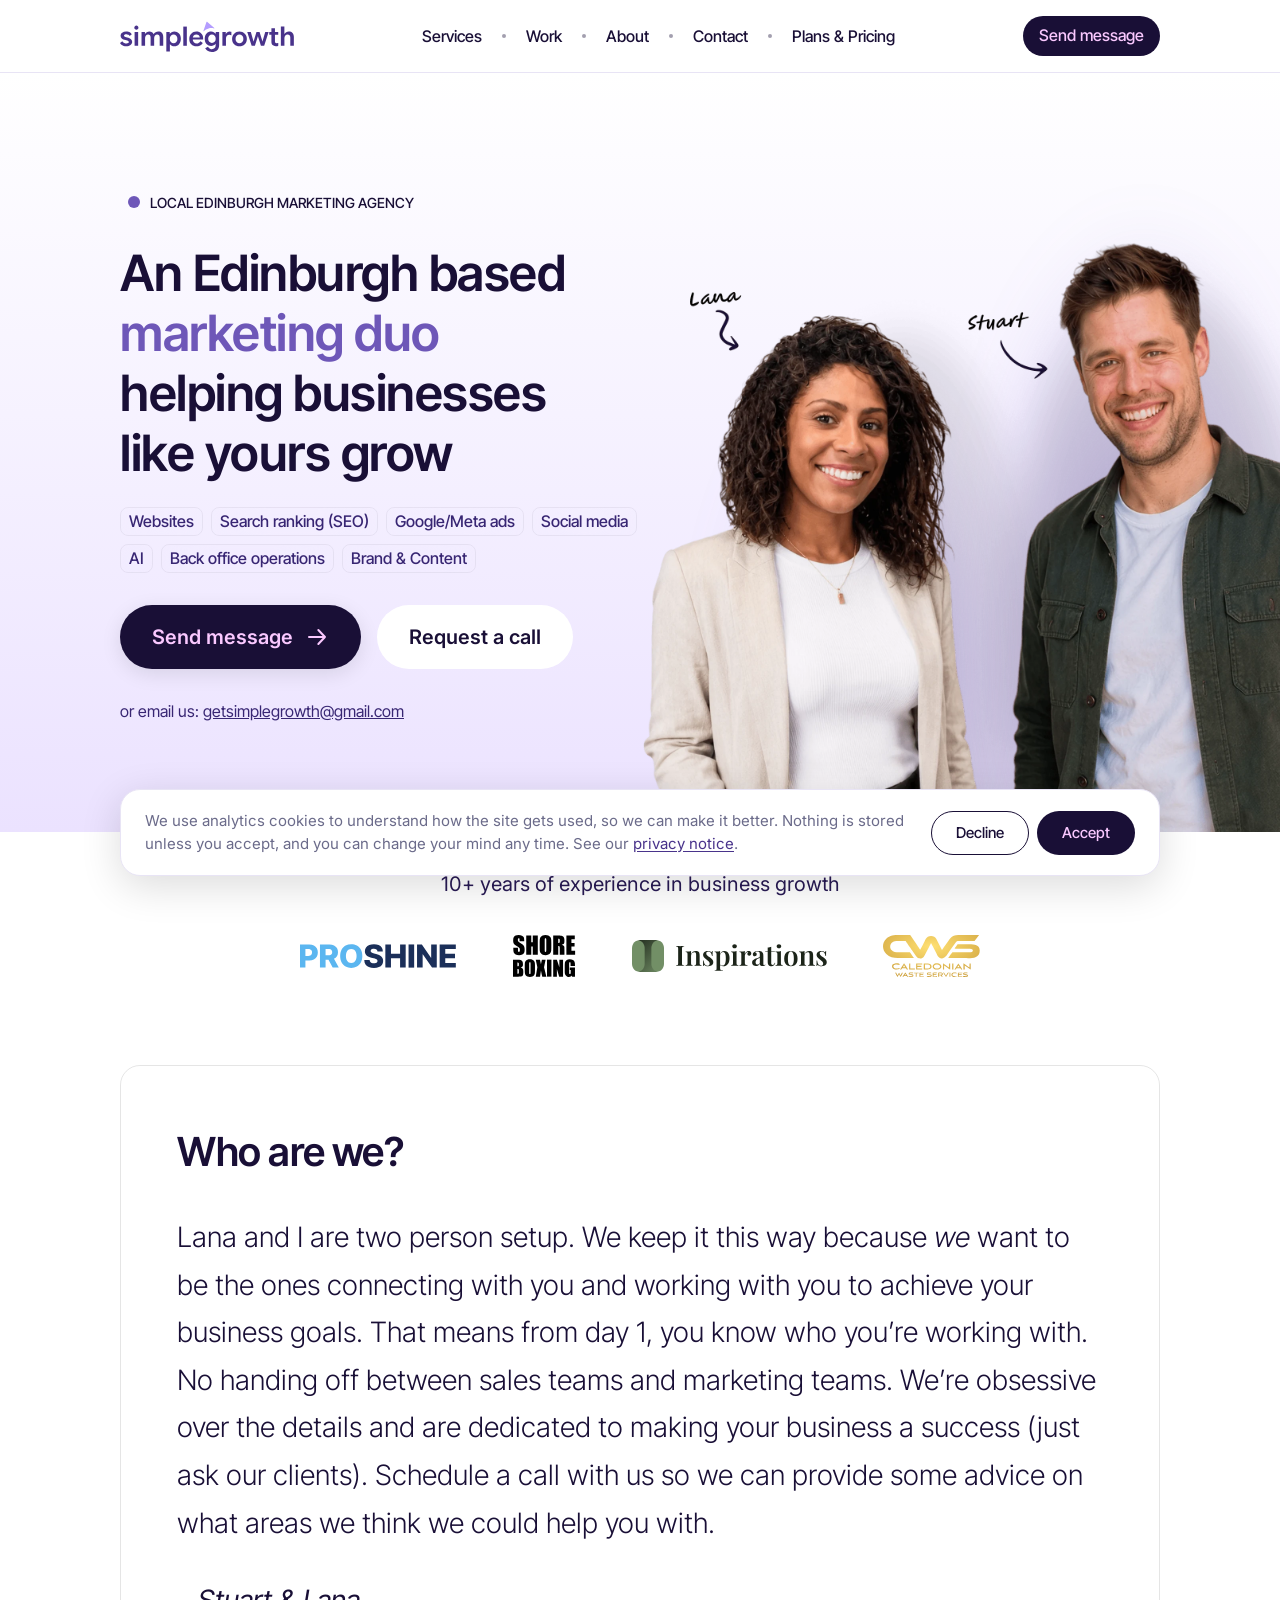
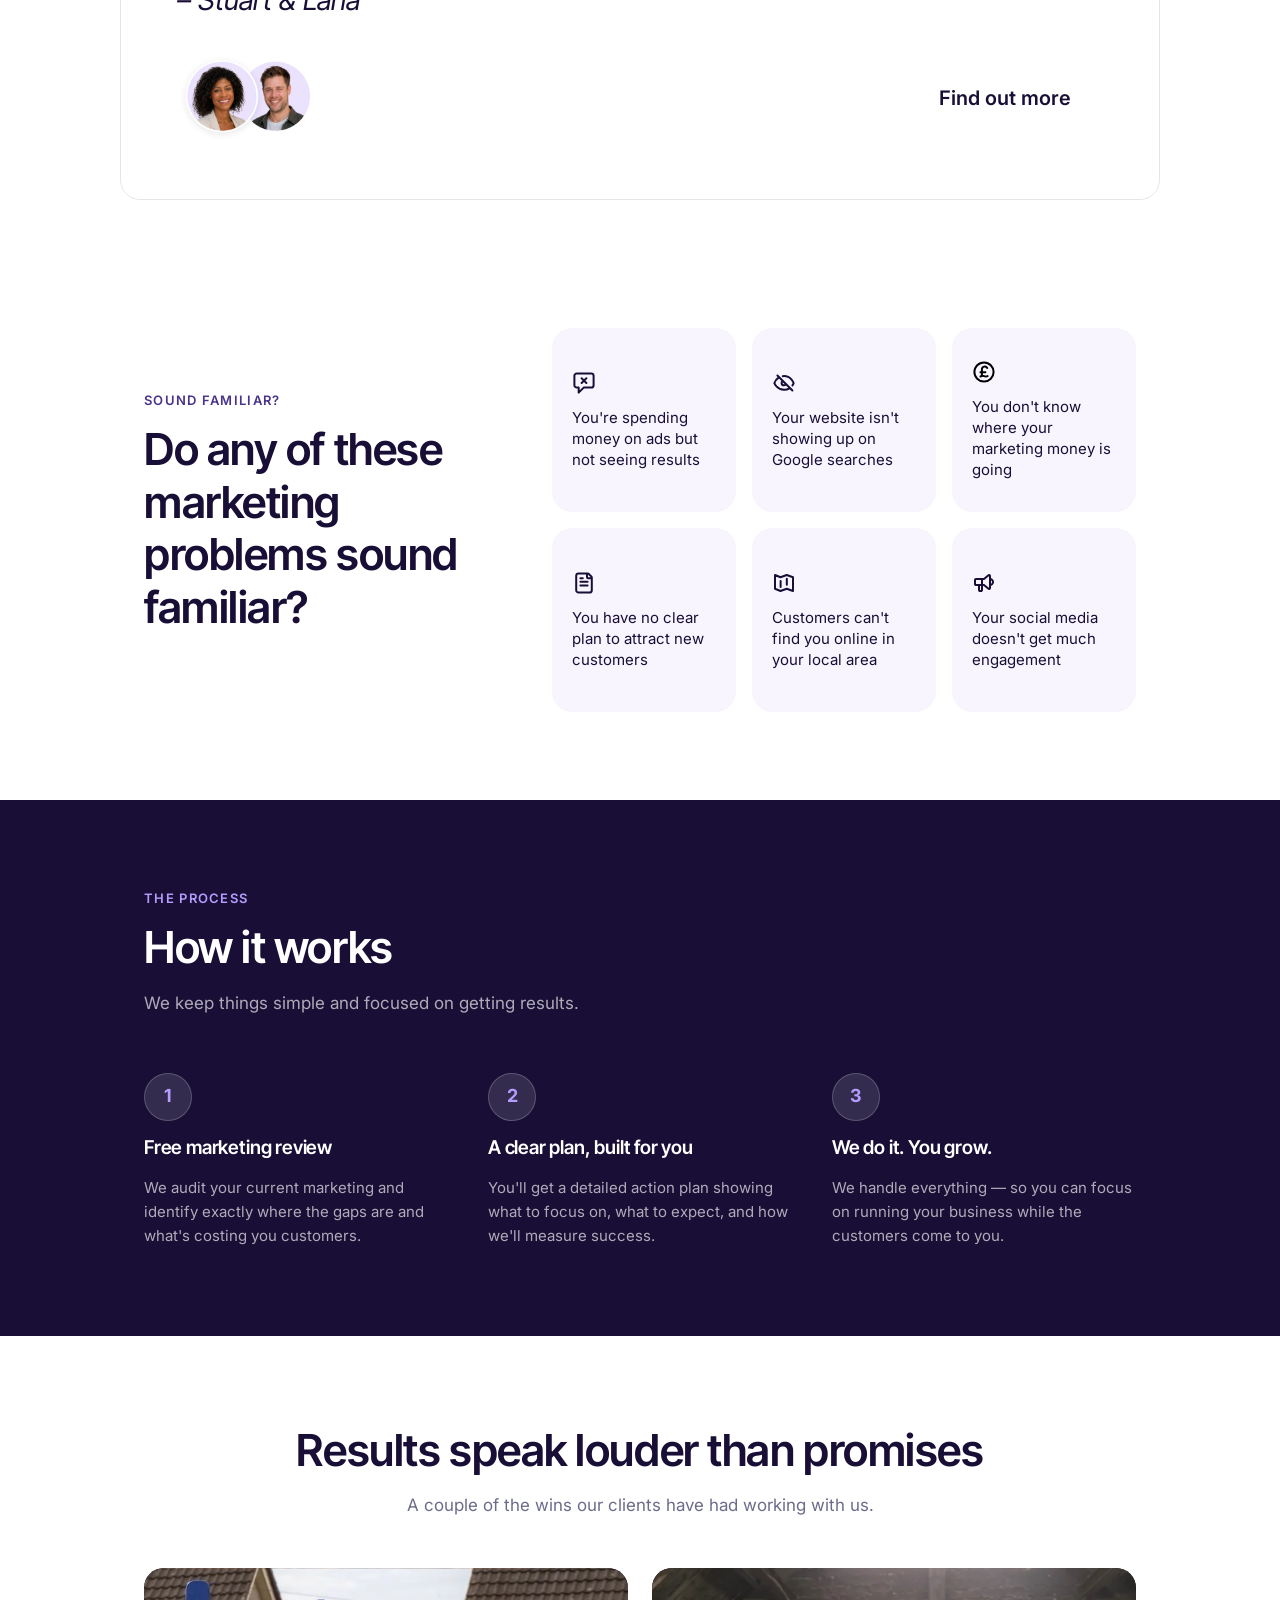
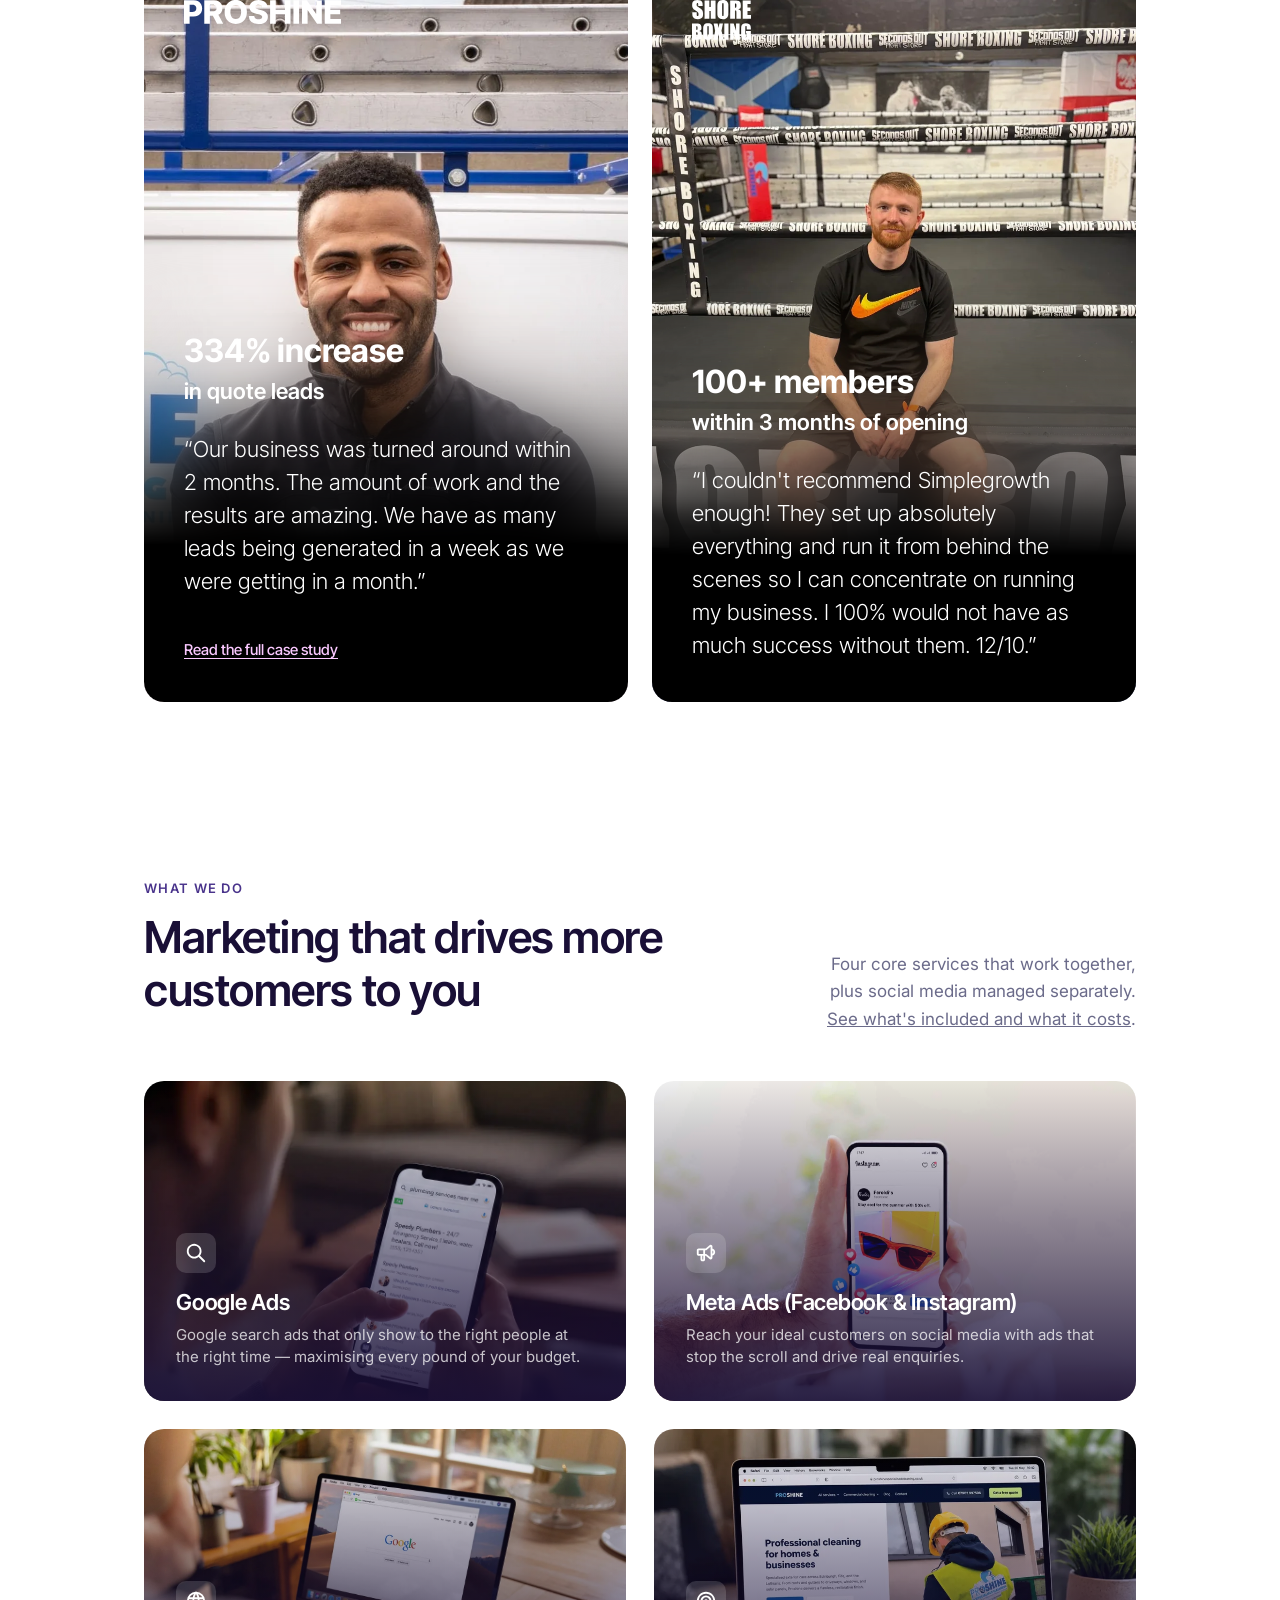
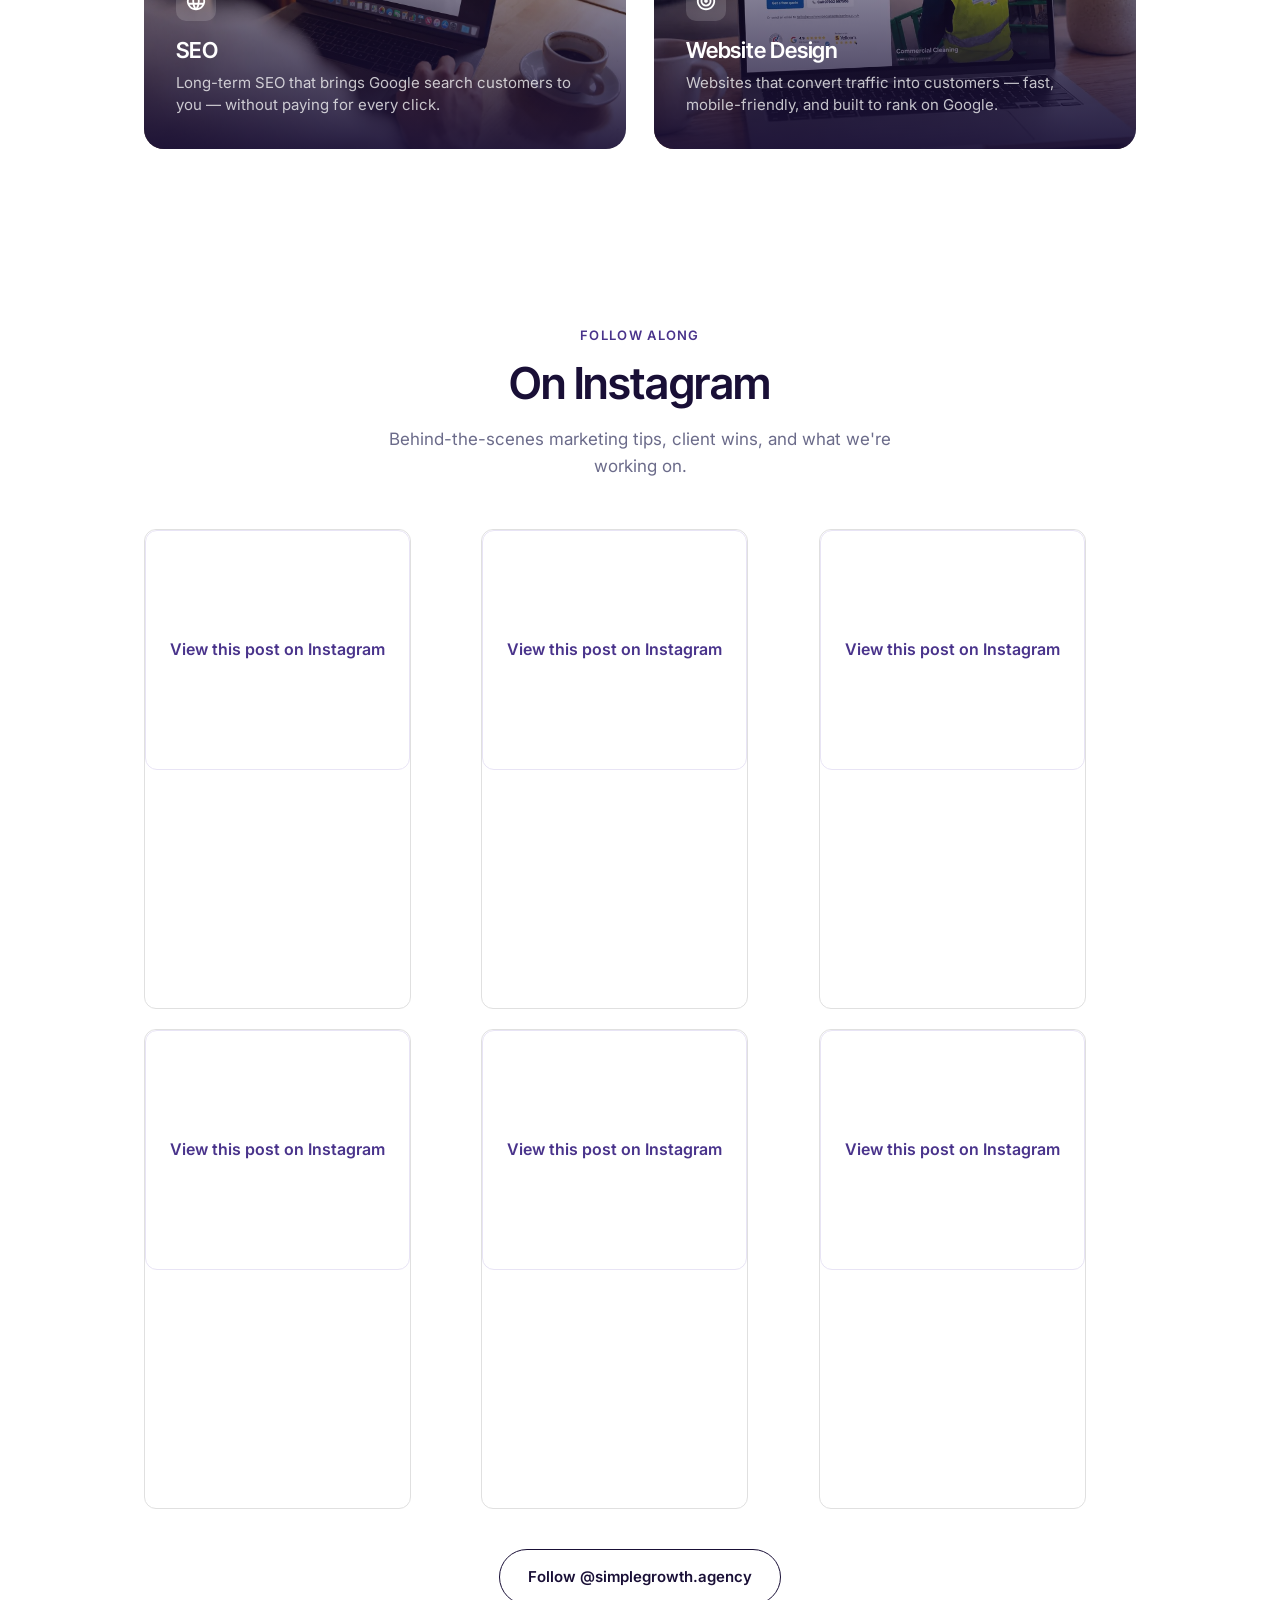
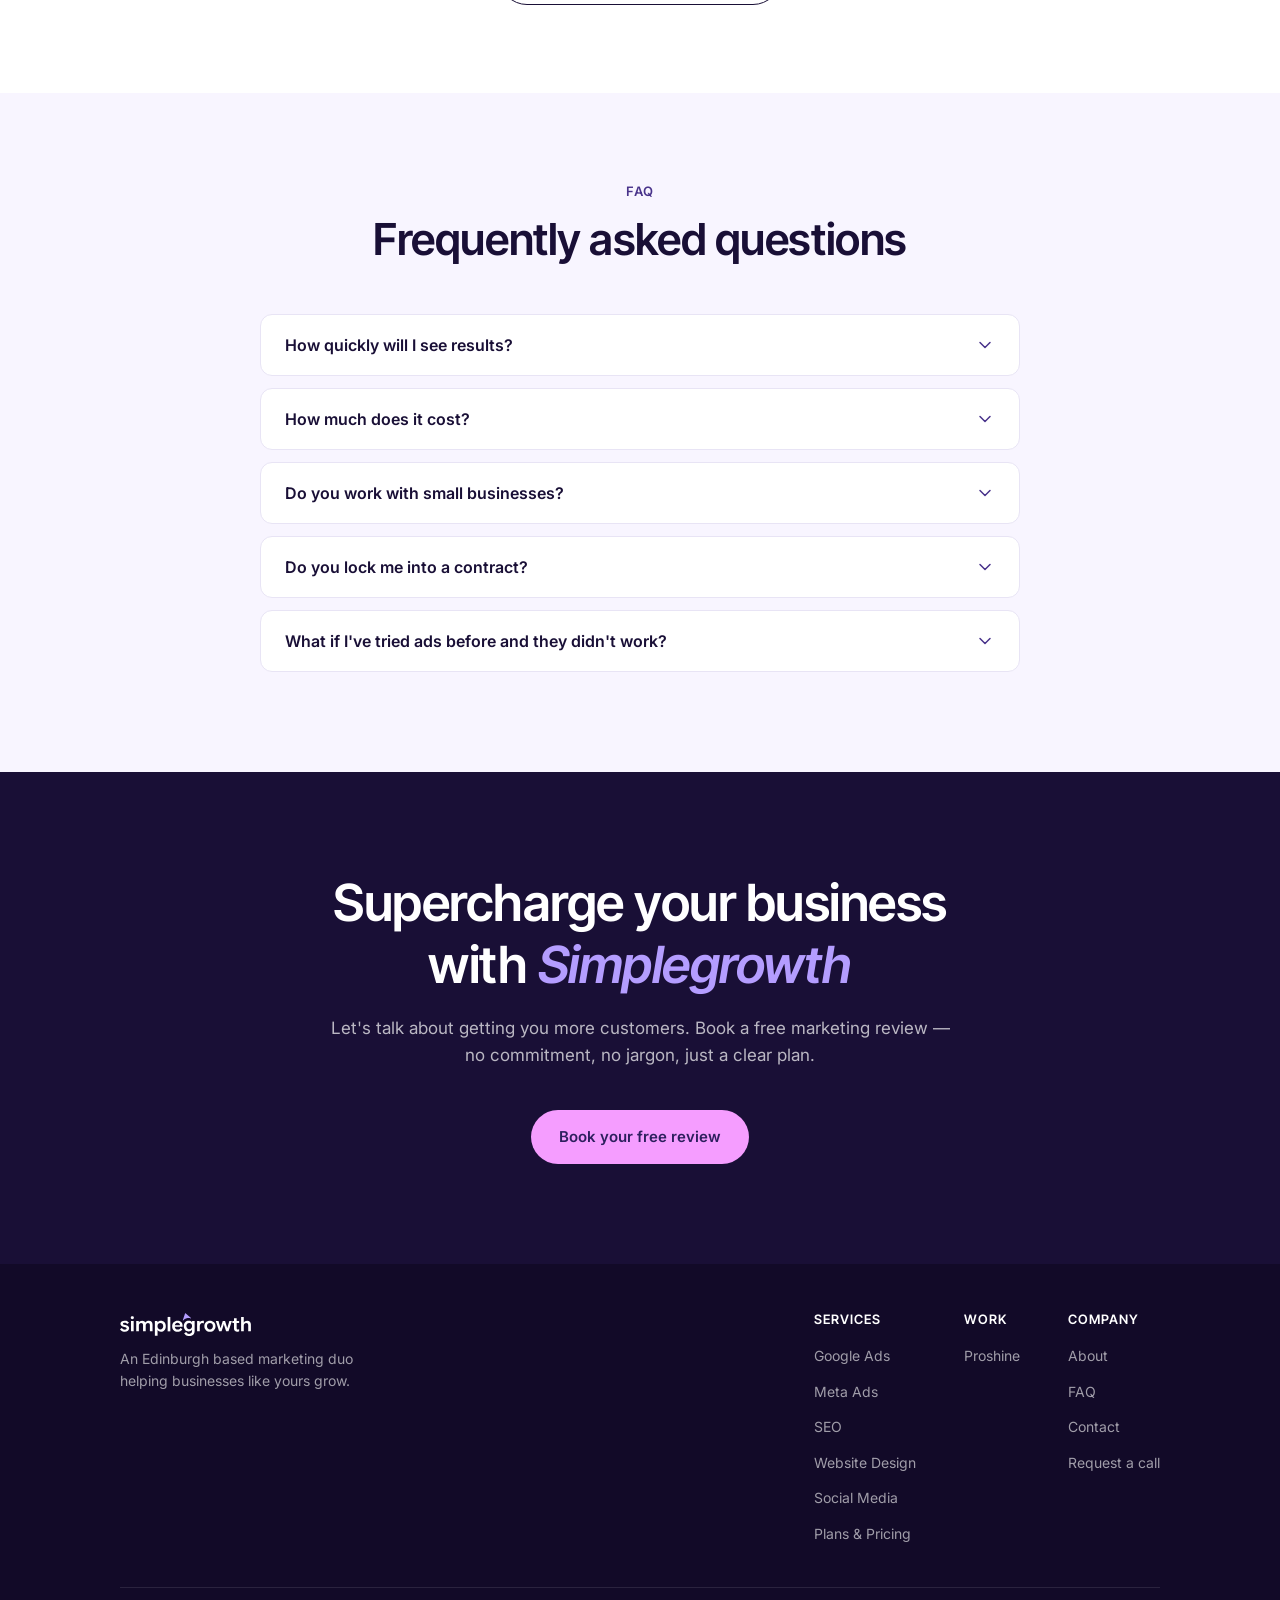
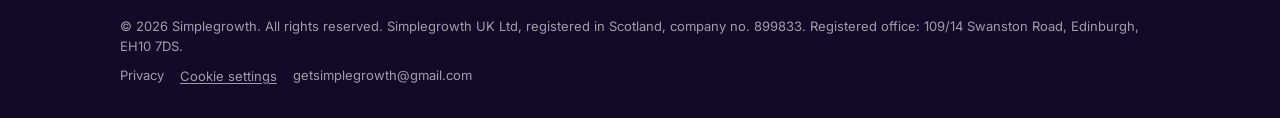
<file: index.html>
<!DOCTYPE html>
<html lang="en-GB">
<head>
  <meta charset="UTF-8">
  <meta name="viewport" content="width=device-width, initial-scale=1.0">
  <title>Edinburgh Marketing Agency for Local Business | Simplegrowth</title>
  <meta name="description" content="Edinburgh marketing agency helping local businesses get more customers through websites, local SEO, Google Ads and Meta Ads. Free review, no long contracts.">
  <link rel="canonical" href="https://simplegrowth.agency/">
  <link rel="icon" href="images/favicon.svg" type="image/svg+xml">
  <meta property="og:type" content="website">
  <meta property="og:site_name" content="Simplegrowth">
  <meta property="og:locale" content="en_GB">
  <meta property="og:url" content="https://simplegrowth.agency/">
  <meta property="og:title" content="Edinburgh Marketing Agency for Local Business | Simplegrowth">
  <meta property="og:description" content="Edinburgh marketing agency helping local businesses get more customers through websites, local SEO, Google Ads and Meta Ads. Free review, no long contracts.">
  <meta property="og:image" content="https://simplegrowth.agency/images/og_homepage.png">
  <meta name="twitter:card" content="summary_large_image">
  <link rel="preconnect" href="https://fonts.googleapis.com">
  <link rel="preconnect" href="https://fonts.gstatic.com" crossorigin>
  <link href="https://fonts.googleapis.com/css2?family=Inter:ital,wght@0,400;0,500;0,600;1,400&family=Inter+Tight:ital,wght@0,300;0,400;0,500;0,600;0,700;1,300;1,400;1,500&display=swap" rel="stylesheet">
  <link rel="stylesheet" href="css/style.css?v=20260830h">
  <script src="js/analytics.js?v=20260825b" defer></script>
  <script type="application/ld+json">
  {
    "@context": "https://schema.org",
    "@type": "ProfessionalService",
    "@id": "https://simplegrowth.agency/#business",
    "name": "Simplegrowth",
    "url": "https://simplegrowth.agency/",
    "email": "getsimplegrowth@gmail.com",
    "description": "Edinburgh marketing agency helping local businesses get more customers through websites, local SEO, Google Ads and Meta Ads.",
    "image": "https://simplegrowth.agency/images/og_homepage.png",
    "logo": "https://simplegrowth.agency/logo/purple.svg",
    "priceRange": "££",
    "currenciesAccepted": "GBP",
    "address": {
      "@type": "PostalAddress",
      "addressLocality": "Edinburgh",
      "addressRegion": "Scotland",
      "addressCountry": "GB"
    },
    "areaServed": [
      { "@type": "City", "name": "Edinburgh" },
      { "@type": "AdministrativeArea", "name": "Lothian" },
      { "@type": "Country", "name": "United Kingdom" }
    ],
    "founder": [
      { "@type": "Person", "name": "Stuart Walker", "jobTitle": "Co-Founder & Head of Growth" },
      { "@type": "Person", "name": "Lana Benson", "jobTitle": "Co-Founder & Head of Social" }
    ],
    "knowsAbout": [
      "Google Ads",
      "Meta Ads",
      "Local SEO",
      "Website design",
      "Social media management",
      "Google Business Profile"
    ],
    "hasOfferCatalog": {
      "@type": "OfferCatalog",
      "name": "Marketing plans",
      "itemListElement": [
        { "@type": "Offer", "name": "Hosting & Maintenance", "price": "100", "priceCurrency": "GBP",
          "itemOffered": { "@type": "Service", "name": "Website hosting and maintenance" } },
        { "@type": "Offer", "name": "Premium", "price": "500", "priceCurrency": "GBP",
          "itemOffered": { "@type": "Service", "name": "Google Ads management, local SEO and content" } },
        { "@type": "Offer", "name": "Growth", "price": "1000", "priceCurrency": "GBP",
          "itemOffered": { "@type": "Service", "name": "Full search, ads and content marketing" } }
      ]
    }
  }
  </script>
</head>
<body>

<!-- HEADER — same markup on every page (Figma 397:729) -->
<header class="site-header site-header--solid site-header--home">
  <div class="site-header-inner">
    <a class="site-logo" href="/">
      <img src="logo/purple.svg" alt="Simplegrowth" width="174" height="32">
    </a>
    <ul class="nav-links only-desktop">
      <li><a href="/services">Services</a></li>
      <li aria-hidden="true" class="nav-dot"></li>
      <li><a href="/work">Work</a></li>
      <li aria-hidden="true" class="nav-dot"></li>
      <li><a href="/about">About</a></li>
      <li aria-hidden="true" class="nav-dot"></li>
      <li><a href="/contact">Contact</a></li>
      <li aria-hidden="true" class="nav-dot"></li>
      <li><a href="/pricing">Plans &amp; Pricing</a></li>
    </ul>
    <a href="/contact" class="btn-header only-desktop">Send message</a>
    <button type="button" class="mobile-menu-toggle" aria-expanded="false" aria-controls="mobile-menu-panel">
      Menu
      <svg width="24" height="24" viewBox="0 0 24 24" fill="none" aria-hidden="true">
        <path d="M18 15L12 9L6 15" stroke="currentColor" stroke-width="2" stroke-linecap="round" stroke-linejoin="round"/>
      </svg>
    </button>
  </div>
  <!-- Mobile header menu — Figma 429:2072. See js/main.js's wireTogglePanel. -->
  <div class="mobile-menu-panel" id="mobile-menu-panel" hidden>
    <ul class="mobile-menu-links">
      <li><a href="/" class="is-active">Home</a></li>
      <li><a href="/services">Services</a></li>
      <li><a href="/work">Work</a></li>
      <li><a href="/contact">Contact</a></li>
      <li><a href="/about">About</a></li>
      <li><a href="/pricing">Plans &amp; Pricing</a></li>
    </ul>
    <div class="mobile-menu-actions">
      <a href="/contact" class="mobile-menu-btn--dark">Send message</a>
      <a href="/request-a-call" class="mobile-menu-btn--outline">Request a call</a>
    </div>
  </div>
</header>

<!-- ══════════ HERO — Figma 397:648 ══════════ -->
<section class="hero">
  <div class="hero-columns">
    <div class="hero-col-text">
      <div class="hero-content">

        <p class="hero-eyebrow">
          <span class="hero-eyebrow-dot" aria-hidden="true"></span>
          <span>Local Edinburgh marketing agency</span>
        </p>

        <div class="hero-headline-block">
          <h1>An Edinburgh based <span class="hero-h1-accent">marketing duo</span> helping businesses like yours grow</h1>
          <ul class="hero-pills">
            <li class="pill">Websites</li>
            <li class="pill">Search ranking (SEO)</li>
            <li class="pill">Google/Meta ads</li>
            <li class="pill">Social media</li>
            <li class="pill">AI</li>
            <li class="pill">Back office operations</li>
            <li class="pill">Brand &amp; Content</li>
          </ul>
        </div>

        <div class="hero-actions">
          <a href="/contact" class="btn-lg btn-dark">
            Send message
            <img src="icons/pink-arrow-right.svg" alt="" width="24" height="24">
          </a>
          <a href="/request-a-call" class="btn-lg btn-white">Request a call</a>
        </div>

        <p class="hero-email only-desktop">or email us:
          <a href="mailto:getsimplegrowth@gmail.com">getsimplegrowth@gmail.com</a>
        </p>

      </div>
    </div>

    <div class="hero-col-image">
      <div class="hero-image">
        <span class="hero-shadow hero-shadow-1" aria-hidden="true"></span>
        <span class="hero-shadow hero-shadow-2" aria-hidden="true"></span>
        <div class="hero-photo">
          <img src="images/hero_image.webp" alt="Lana and Stuart, the Simplegrowth team" width="1608" height="1660" loading="eager">
        </div>
      </div>
    </div>
  </div>
</section>

<!-- ══════════ TRUST STRIP — Figma 399:814 / 400:1181 ══════════ -->
<section class="trust">
  <div class="trust-inner">
    <p class="only-desktop">10+ years of experience in business growth</p>
    <p class="only-mobile">10+ years of experience in business growth</p>
    <div class="trust-logos">
      <div class="trust-logos-track">
        <div class="trust-logos-set">
          <img class="logo-proshine"     src="images/logos/proshine_logo.svg"     alt="Proshine"     width="157" height="42">
          <img class="logo-shoreboxing"  src="images/logos/shoreboxing_logo.svg"  alt="Shore Boxing" width="63"  height="42">
          <img class="logo-inspirations" src="images/logos/inspirations_logo.svg" alt="Inspirations" width="195" height="42">
          <img class="logo-caledonian"   src="images/logos/caledonian_logo.svg"   alt="Caledonian"   width="97"  height="42">
        </div>
        <!-- Duplicate set: the mobile marquee scrolls the track by exactly
             one set, so a second copy keeps the loop seamless. Hidden from
             assistive tech, and display:none on desktop. -->
        <div class="trust-logos-set trust-logos-set--clone" aria-hidden="true">
          <img class="logo-proshine"     src="images/logos/proshine_logo.svg"     alt="" width="157" height="42">
          <img class="logo-shoreboxing"  src="images/logos/shoreboxing_logo.svg"  alt="" width="63"  height="42">
          <img class="logo-inspirations" src="images/logos/inspirations_logo.svg" alt="" width="195" height="42">
          <img class="logo-caledonian"   src="images/logos/caledonian_logo.svg"   alt="" width="97"  height="42">
        </div>
      </div>
    </div>
  </div>
</section>

<!-- ══════════ WHO ARE WE — Figma 400:1519 / 400:1372 ══════════ -->
<section class="whoarewe" id="about">
  <div class="whoarewe-card">

    <!-- desktop copy -->
    <h2 class="only-desktop">Who are we?</h2>
    <p class="whoarewe-body only-desktop">Lana and I are two person setup. We keep it this way because <em>we</em> want to be the ones connecting with you and working with you to achieve your business goals. That means from day 1, you know who you’re working with. No handing off between sales teams and marketing teams. We’re obsessive over the details and are dedicated to making your business a success (just ask our clients). Schedule a call with us so we can provide some advice on what areas we think we could help you with.</p>
    <p class="whoarewe-signoff only-desktop">– Stuart &amp; Lana</p>

    <!-- mobile copy -->
    <div class="whoarewe-heading-block only-mobile">
      <h2>A message from Lana and Stuart</h2>
      <p class="whoarewe-subtitle">(Written by Stuart, not AI)</p>
    </div>
    <p class="whoarewe-body only-mobile">We are not a regular one size fits all marketing agency. Lana and I pride ourselves on connecting with you on a personal level to understand your goals and vision. We’re obsessive over the details and are dedicated to making your business a success (just ask our clients). We would love to have a call and share what areas we think would help your business grow.</p>

    <div class="whoarewe-foot">
      <img class="avatars" src="images/grouped_avatars.webp" alt="Lana and Stuart" width="402" height="268">
      <a href="/about" class="btn-lg btn-white only-desktop">Find out more</a>
    </div>

  </div>
</section>

<!-- ══════════ Sections below are not part of the Figma frame ══════════ -->

<section class="page-section pain">
  <div class="container pain-inner">
    <div class="pain-content">
      <p class="section-label reveal">Sound familiar?</p>
      <h2 class="section-title reveal">Do any of these marketing problems sound familiar?</h2>
    </div>
    <ul class="pain-grid reveal">
      <li><img src="icons/message-square-x.svg" alt=""><span>You're spending money on ads but not seeing results</span></li>
      <li><img src="icons/eye-closed.svg" alt=""><span>Your website isn't showing up on Google searches</span></li>
      <li><img src="icons/currency-coin-pound.svg" alt=""><span>You don't know where your marketing money is going</span></li>
      <li><img src="icons/file-05.svg" alt=""><span>You have no clear plan to attract new customers</span></li>
      <li><img src="icons/map-01.svg" alt=""><span>Customers can't find you online in your local area</span></li>
      <li><img src="icons/speakerphone.svg" alt=""><span>Your social media doesn't get much engagement</span></li>
    </ul>
  </div>
</section>

<section class="page-section how" id="how-it-works">
  <div class="container">
    <p class="section-label reveal">The process</p>
    <h2 class="section-title reveal">How it works</h2>
    <p class="section-sub reveal">We keep things simple and focused on getting results.</p>
    <div class="how-grid">
      <div class="how-step reveal">
        <div class="how-step-num">1</div>
        <h3>Free marketing review</h3>
        <p>We audit your current marketing and identify exactly where the gaps are and what's costing you customers.</p>
      </div>
      <div class="how-step reveal">
        <div class="how-step-num">2</div>
        <h3>A clear plan, built for you</h3>
        <p>You'll get a detailed action plan showing what to focus on, what to expect, and how we'll measure success.</p>
      </div>
      <div class="how-step reveal">
        <div class="how-step-num">3</div>
        <h3>We do it. You grow.</h3>
        <p>We handle everything — so you can focus on running your business while the customers come to you.</p>
      </div>
    </div>
  </div>
</section>

<section class="page-section testimonial" id="testimonials">
  <div class="container">
    <div class="section-head centred reveal">
      <h2 class="section-title">Results speak louder than promises</h2>
      <p class="section-sub">A couple of the wins our clients have had working with us.</p>
    </div>
    <div class="testimonial-grid">
      <div class="testimonial-card reveal">
        <div class="testimonial-card-bg" style="background-image: url('images/testimonial-proshine.webp');"></div>
        <img class="testimonial-card-logo" src="images/logos/proshine_logo_white.svg" alt="Proshine" width="157" height="24" loading="lazy">
        <div class="testimonial-card-text">
          <div class="testimonial-card-head">
            <div class="testimonial-card-titles">
              <p class="testimonial-card-stat">334% increase</p>
              <p class="testimonial-card-stat-sub">in quote leads</p>
            </div>
          </div>
          <p class="testimonial-card-quote">&ldquo;Our business was turned around within 2 months. The amount of work and the results are amazing. We have as many leads being generated in a week as we were getting in a month.&rdquo;</p>
          <a class="testimonial-card-link" href="/work/proshine">Read the full case study</a>
        </div>
      </div>
      <div class="testimonial-card reveal">
        <div class="testimonial-card-bg" style="background-image: url('images/testimonial-shoreboxing.webp'); background-position: center 25%;"></div>
        <img class="testimonial-card-logo testimonial-card-logo--shoreboxing" src="images/logos/shoreboxing_logo_white.svg" alt="Shore Boxing" width="83" height="56" loading="lazy">
        <div class="testimonial-card-text">
          <div class="testimonial-card-head">
            <div class="testimonial-card-titles">
              <p class="testimonial-card-stat">100+ members</p>
              <p class="testimonial-card-stat-sub">within 3 months of opening</p>
            </div>
          </div>
          <p class="testimonial-card-quote">&ldquo;I couldn't recommend Simplegrowth enough! They set up absolutely everything and run it from behind the scenes so I can concentrate on running my business. I 100% would not have as much success without them. 12/10.&rdquo;</p>
        </div>
      </div>
    </div>
  </div>
</section>

<section class="page-section services" id="services">
  <div class="container">
    <div class="section-head split reveal">
      <div>
        <p class="section-label">What we do</p>
        <h2 class="section-title">Marketing that drives more customers to you</h2>
      </div>
      <p class="section-sub">Four core services that work together, plus social media managed separately. <a href="/services" style="text-decoration:underline;">See what's included and what it costs</a>.</p>
    </div>
    <div class="services-grid">
      <a class="service-card reveal" href="/services">
        <div class="service-card-bg" style="background-image: url('images/google-ad-plumber.webp')"></div>
        <div class="service-card-body">
          <div class="service-icon"><img src="icons/search.svg" alt=""></div>
          <h3>Google Ads</h3>
          <p>Google search ads that only show to the right people at the right time — maximising every pound of your budget.</p>
        </div>
      </a>
      <a class="service-card reveal" href="/services">
        <div class="service-card-bg" style="background-image: url('images/meta-background.webp')"></div>
        <div class="service-card-body">
          <div class="service-icon"><img src="icons/speakerphone.svg" alt=""></div>
          <h3>Meta Ads (Facebook &amp; Instagram)</h3>
          <p>Reach your ideal customers on social media with ads that stop the scroll and drive real enquiries.</p>
        </div>
      </a>
      <a class="service-card reveal" href="/services">
        <div class="service-card-bg" style="background-image: url('images/seo-background.webp')"></div>
        <div class="service-card-body">
          <div class="service-icon"><img src="icons/world.svg" alt=""></div>
          <h3>SEO</h3>
          <p>Long-term SEO that brings Google search customers to you — without paying for every click.</p>
        </div>
      </a>
      <a class="service-card reveal" href="/services">
        <div class="service-card-bg" style="background-image: url('images/work/proshine/mockup.webp')"></div>
        <div class="service-card-body">
          <div class="service-icon"><img src="icons/target.svg" alt=""></div>
          <h3>Website Design</h3>
          <p>Websites that convert traffic into customers — fast, mobile-friendly, and built to rank on Google.</p>
        </div>
      </a>
    </div>
  </div>
</section>

<section class="page-section instagram" id="instagram">
  <div class="container">
    <div class="section-head centred reveal">
      <p class="section-label">Follow along</p>
      <h2 class="section-title">On Instagram</h2>
      <p class="section-sub">Behind-the-scenes marketing tips, client wins, and what we're working on.</p>
    </div>
    <div class="instagram-embeds reveal">
      <div class="instagram-embed-frame">
        <blockquote class="instagram-media" data-instgrm-permalink="https://www.instagram.com/p/DcqIxXUoEc8/" data-instgrm-version="14">
          <a href="https://www.instagram.com/p/DcqIxXUoEc8/" target="_blank" rel="noopener">View this post on Instagram</a>
        </blockquote>
      </div>
      <div class="instagram-embed-frame">
        <blockquote class="instagram-media" data-instgrm-permalink="https://www.instagram.com/p/Dcl1l7Klxl1/" data-instgrm-version="14">
          <a href="https://www.instagram.com/p/Dcl1l7Klxl1/" target="_blank" rel="noopener">View this post on Instagram</a>
        </blockquote>
      </div>
      <div class="instagram-embed-frame">
        <blockquote class="instagram-media" data-instgrm-permalink="https://www.instagram.com/p/DcgghW0mH0w/" data-instgrm-version="14">
          <a href="https://www.instagram.com/p/DcgghW0mH0w/" target="_blank" rel="noopener">View this post on Instagram</a>
        </blockquote>
      </div>
      <div class="instagram-embed-frame">
        <blockquote class="instagram-media" data-instgrm-permalink="https://www.instagram.com/p/Dcbp52pnJY-/" data-instgrm-version="14">
          <a href="https://www.instagram.com/p/Dcbp52pnJY-/" target="_blank" rel="noopener">View this post on Instagram</a>
        </blockquote>
      </div>
      <div class="instagram-embed-frame">
        <blockquote class="instagram-media" data-instgrm-permalink="https://www.instagram.com/p/DcWP1tAlmHk/" data-instgrm-version="14">
          <a href="https://www.instagram.com/p/DcWP1tAlmHk/" target="_blank" rel="noopener">View this post on Instagram</a>
        </blockquote>
      </div>
      <div class="instagram-embed-frame">
        <blockquote class="instagram-media" data-instgrm-permalink="https://www.instagram.com/p/DcS4P9sq4lF/" data-instgrm-version="14">
          <a href="https://www.instagram.com/p/DcS4P9sq4lF/" target="_blank" rel="noopener">View this post on Instagram</a>
        </blockquote>
      </div>
    </div>
    <div class="instagram-follow reveal">
      <a class="btn btn-outline" href="https://www.instagram.com/simplegrowth.agency/" target="_blank" rel="noopener">Follow @simplegrowth.agency</a>
    </div>
  </div>
</section>

<section class="page-section faq" id="faq">
  <div class="faq-inner">
    <div class="section-head centred reveal">
      <p class="section-label">FAQ</p>
      <h2 class="section-title">Frequently asked questions</h2>
    </div>
    <div class="faq-list">
      <div class="faq-item">
        <button class="faq-question" aria-expanded="false">
          How quickly will I see results?
          <svg width="20" height="20" viewBox="0 0 20 20" fill="none" aria-hidden="true"><path d="M5 7.5L10 12.5L15 7.5" stroke="currentColor" stroke-width="1.5" stroke-linecap="round" stroke-linejoin="round"/></svg>
        </button>
        <div class="faq-answer"><div class="faq-answer-inner">Google and Meta Ads typically start generating enquiries within the first 1–2 weeks. SEO takes longer — usually 3–6 months to see significant organic growth. We'll always be upfront about what to expect and when.</div></div>
      </div>
      <div class="faq-item">
        <button class="faq-question" aria-expanded="false">
          How much does it cost?
          <svg width="20" height="20" viewBox="0 0 20 20" fill="none" aria-hidden="true"><path d="M5 7.5L10 12.5L15 7.5" stroke="currentColor" stroke-width="1.5" stroke-linecap="round" stroke-linejoin="round"/></svg>
        </button>
        <div class="faq-answer"><div class="faq-answer-inner">Our services are tailored to your budget and goals. You can see indicative plan pricing on the <a href="/pricing" style="text-decoration:underline;">services page</a>, but the best way to find out is to book a free marketing review — we'll give you a clear picture of what's possible and what it costs before you commit to anything.</div></div>
      </div>
      <div class="faq-item">
        <button class="faq-question" aria-expanded="false">
          Do you work with small businesses?
          <svg width="20" height="20" viewBox="0 0 20 20" fill="none" aria-hidden="true"><path d="M5 7.5L10 12.5L15 7.5" stroke="currentColor" stroke-width="1.5" stroke-linecap="round" stroke-linejoin="round"/></svg>
        </button>
        <div class="faq-answer"><div class="faq-answer-inner">Absolutely — small and local businesses are who we exist for. Whether you're a sole trader or a team of 20, we build marketing that's right-sized for you.</div></div>
      </div>
      <div class="faq-item">
        <button class="faq-question" aria-expanded="false">
          Do you lock me into a contract?
          <svg width="20" height="20" viewBox="0 0 20 20" fill="none" aria-hidden="true"><path d="M5 7.5L10 12.5L15 7.5" stroke="currentColor" stroke-width="1.5" stroke-linecap="round" stroke-linejoin="round"/></svg>
        </button>
        <div class="faq-answer"><div class="faq-answer-inner">We work on rolling monthly agreements. We believe results should keep you — not a contract. We do ask for an initial period on some services to give campaigns enough time to perform properly.</div></div>
      </div>
      <div class="faq-item">
        <button class="faq-question" aria-expanded="false">
          What if I've tried ads before and they didn't work?
          <svg width="20" height="20" viewBox="0 0 20 20" fill="none" aria-hidden="true"><path d="M5 7.5L10 12.5L15 7.5" stroke="currentColor" stroke-width="1.5" stroke-linecap="round" stroke-linejoin="round"/></svg>
        </button>
        <div class="faq-answer"><div class="faq-answer-inner">This is very common. Most failed ad campaigns come down to poor targeting, bad landing pages, or the wrong platform. We'll review what was done before and show you exactly what went wrong — and how we'd fix it.</div></div>
      </div>
    </div>
  </div>
</section>

<section class="cta">
  <div class="cta-inner reveal">
    <h2>Supercharge your business with <em>Simplegrowth</em></h2>
    <p>Let's talk about getting you more customers. Book a free marketing review — no commitment, no jargon, just a clear plan.</p>
    <a href="/contact" class="btn btn-pink">Book your free review</a>
  </div>
</section>

<footer>
  <div class="footer-inner">
    <div class="footer-top">
      <div class="footer-brand">
        <img src="logo/simple_white.svg" alt="Simplegrowth">
        <p>An Edinburgh based marketing duo helping businesses like yours grow.</p>
      </div>
      <div class="footer-links">
        <div class="footer-col">
          <h4>Services</h4>
          <ul>
            <li><a href="/services">Google Ads</a></li>
            <li><a href="/services">Meta Ads</a></li>
            <li><a href="/services">SEO</a></li>
            <li><a href="/services">Website Design</a></li>
            <li><a href="/services#social-media">Social Media</a></li>
            <li><a href="/pricing">Plans &amp; Pricing</a></li>
          </ul>
        </div>
        <div class="footer-col">
          <h4>Work</h4>
          <ul>
            <li><a href="/work/proshine">Proshine</a></li>
          </ul>
        </div>
        <div class="footer-col">
          <h4>Company</h4>
          <ul>
            <li><a href="/about">About</a></li>
            <li><a href="/#faq">FAQ</a></li>
            <li><a href="/contact">Contact</a></li>
            <li><a href="/request-a-call">Request a call</a></li>
          </ul>
        </div>
      </div>
    </div>
    <div class="footer-bottom">
      <span>&copy; 2026 Simplegrowth. All rights reserved. Simplegrowth UK Ltd, registered in Scotland, company no. 899833. Registered office: 109/14 Swanston Road, Edinburgh, EH10 7DS.</span>
      <span class="footer-bottom-links">
        <a href="/privacy">Privacy</a>
        <button type="button" class="footer-cookie-link" data-cookie-settings>Cookie settings</button>
        <a href="mailto:getsimplegrowth@gmail.com">getsimplegrowth@gmail.com</a>
      </span>
    </div>
  </div>
</footer>

<div class="mobile-cta-bar">
  <a href="/contact" class="mobile-cta-btn mobile-cta-btn--dark">Book free review</a>
  <a href="https://wa.me/447522324810" class="mobile-cta-btn mobile-cta-btn--whatsapp" target="_blank" rel="noopener">
    <svg viewBox="0 0 16 16" fill="currentColor" aria-hidden="true"><path d="M13.601 2.326A7.85 7.85 0 0 0 7.994 0C3.627 0 .068 3.558.064 7.926c0 1.399.366 2.76 1.057 3.965L0 16l4.204-1.102a7.9 7.9 0 0 0 3.79.965h.004c4.368 0 7.926-3.558 7.93-7.93A7.9 7.9 0 0 0 13.6 2.326zM7.994 14.521a6.6 6.6 0 0 1-3.356-.92l-.24-.144-2.494.654.666-2.433-.156-.251a6.56 6.56 0 0 1-1.007-3.505c0-3.626 2.957-6.584 6.591-6.584a6.56 6.56 0 0 1 4.66 1.931 6.56 6.56 0 0 1 1.928 4.66c-.004 3.639-2.961 6.592-6.592 6.592m3.615-4.934c-.197-.099-1.17-.578-1.353-.646-.182-.065-.315-.099-.445.099-.133.197-.513.646-.627.775-.114.133-.232.148-.43.05-.197-.1-.836-.308-1.592-.985-.59-.525-.985-1.175-1.103-1.372-.114-.198-.011-.304.088-.403.087-.088.197-.232.296-.346.1-.114.133-.198.198-.33.065-.134.034-.248-.015-.347-.05-.099-.445-1.076-.612-1.47-.16-.389-.323-.335-.445-.34-.114-.007-.247-.007-.38-.007a.73.73 0 0 0-.529.247c-.182.198-.691.677-.691 1.654s.71 1.916.81 2.049c.098.133 1.394 2.132 3.383 2.992.47.205.84.326 1.129.418.475.152.904.129 1.246.08.38-.058 1.171-.48 1.338-.943.164-.464.164-.86.114-.943-.049-.084-.182-.133-.38-.232"/></svg>
    WhatsApp
  </a>
</div>

<script src="js/main.js?v=20260830e"></script>
<script async src="//www.instagram.com/embed.js"></script>
</body>
</html>
</file>
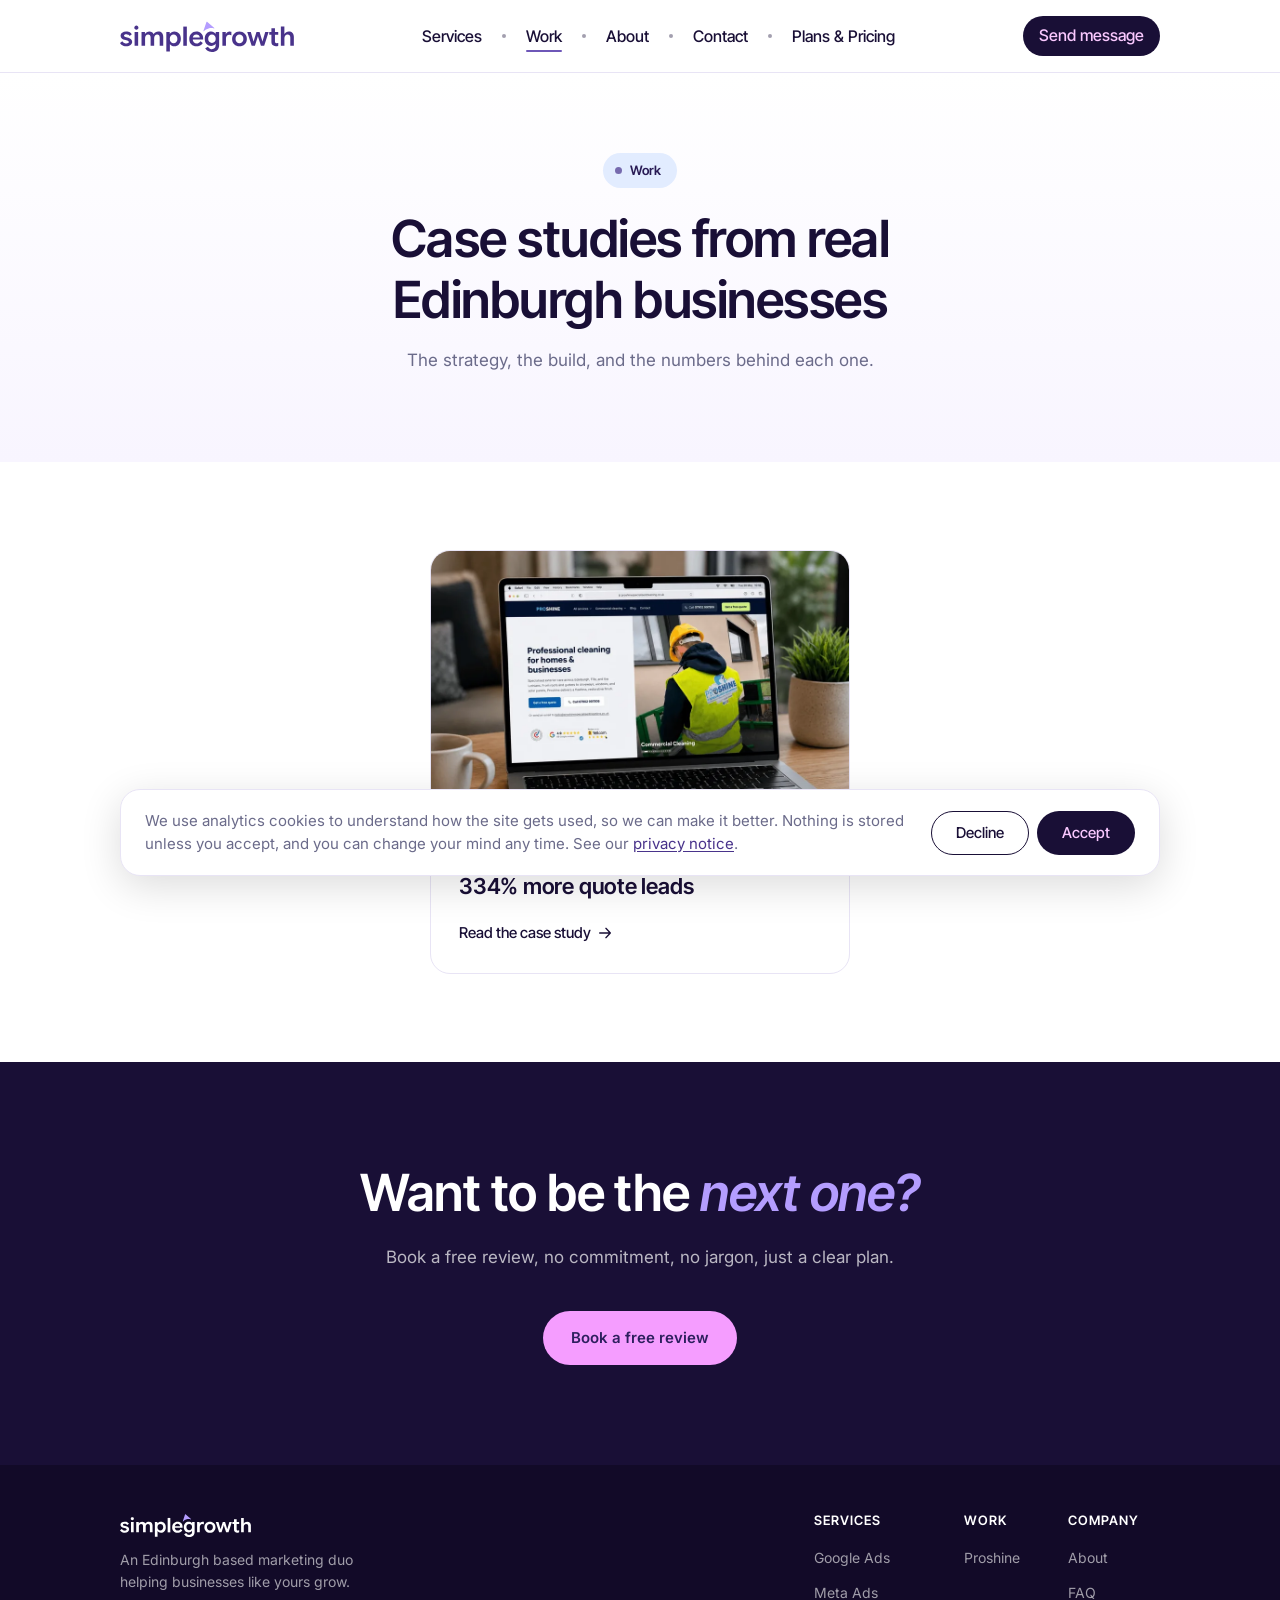
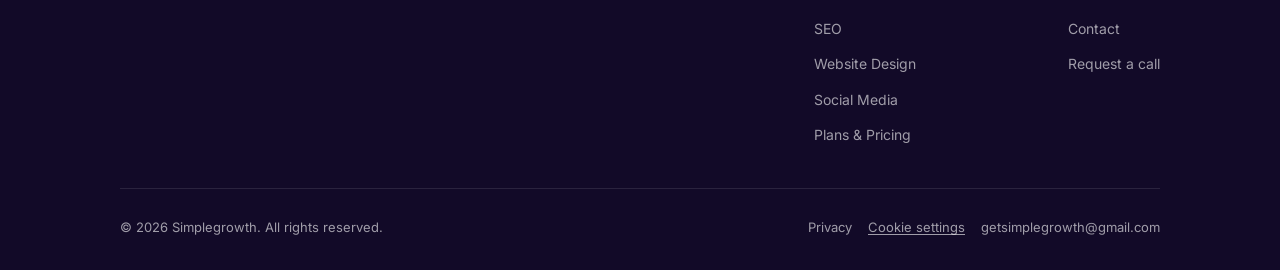
<file: work/index.html>
<!DOCTYPE html>
<html lang="en-GB">
<head>
  <meta charset="UTF-8">
  <meta name="viewport" content="width=device-width, initial-scale=1.0">
  <title>Our Work | Client Case Studies | Simplegrowth</title>
  <meta name="description" content="Case studies from Edinburgh businesses Simplegrowth has grown — the strategy, the build, and the numbers behind each one.">
  <link rel="canonical" href="https://simplegrowth.agency/work">
  <link rel="icon" href="/images/favicon.svg" type="image/svg+xml">
  <meta property="og:type" content="website">
  <meta property="og:site_name" content="Simplegrowth">
  <meta property="og:locale" content="en_GB">
  <meta property="og:url" content="https://simplegrowth.agency/work">
  <meta property="og:title" content="Our Work | Client Case Studies | Simplegrowth">
  <meta property="og:description" content="Case studies from Edinburgh businesses Simplegrowth has grown — the strategy, the build, and the numbers behind each one.">
  <meta property="og:image" content="https://simplegrowth.agency/images/og_homepage.png">
  <meta name="twitter:card" content="summary_large_image">
  <link rel="preconnect" href="https://fonts.googleapis.com">
  <link rel="preconnect" href="https://fonts.gstatic.com" crossorigin>
  <link href="https://fonts.googleapis.com/css2?family=Inter:ital,wght@0,400;0,500;0,600;1,400&family=Inter+Tight:ital,wght@0,300;0,400;0,500;0,600;0,700;1,300;1,400;1,500&display=swap" rel="stylesheet">
  <link rel="stylesheet" href="/css/style.css?v=20260830h">
  <script src="/js/analytics.js?v=20260825b" defer></script>
</head>
<body>

<!-- HEADER -->
<header class="site-header site-header--solid">
  <div class="site-header-inner">
    <a class="site-logo" href="/">
      <img src="/logo/purple.svg" alt="Simplegrowth" width="174" height="32">
    </a>
    <ul class="nav-links only-desktop">
      <li><a href="/services">Services</a></li>
      <li aria-hidden="true" class="nav-dot"></li>
      <li><a href="/work" class="is-active">Work</a></li>
      <li aria-hidden="true" class="nav-dot"></li>
      <li><a href="/about">About</a></li>
      <li aria-hidden="true" class="nav-dot"></li>
      <li><a href="/contact">Contact</a></li>
      <li aria-hidden="true" class="nav-dot"></li>
      <li><a href="/pricing">Plans &amp; Pricing</a></li>
    </ul>
    <a href="/contact" class="btn-header only-desktop">Send message</a>
    <button type="button" class="mobile-menu-toggle" aria-expanded="false" aria-controls="mobile-menu-panel">
      Menu
      <svg width="24" height="24" viewBox="0 0 24 24" fill="none" aria-hidden="true">
        <path d="M18 15L12 9L6 15" stroke="currentColor" stroke-width="2" stroke-linecap="round" stroke-linejoin="round"/>
      </svg>
    </button>
  </div>
  <div class="mobile-menu-panel" id="mobile-menu-panel" hidden>
    <ul class="mobile-menu-links">
      <li><a href="/">Home</a></li>
      <li><a href="/services">Services</a></li>
      <li><a href="/work" class="is-active">Work</a></li>
      <li><a href="/contact">Contact</a></li>
      <li><a href="/about">About</a></li>
      <li><a href="/pricing">Plans &amp; Pricing</a></li>
    </ul>
    <div class="mobile-menu-actions">
      <a href="/contact" class="mobile-menu-btn--dark">Send message</a>
      <a href="/request-a-call" class="mobile-menu-btn--outline">Request a call</a>
    </div>
  </div>
</header>

<!-- PAGE HEADER -->
<section class="page-header">
  <div class="badge tone-sky reveal"><span class="dot"></span>Work</div>
  <h1 class="reveal">Case studies from real Edinburgh businesses</h1>
  <p class="reveal">The strategy, the build, and the numbers behind each one.</p>
</section>

<!-- CASE STUDY GRID -->
<section class="page-section">
  <div class="container">
    <div class="work-grid">
      <a href="/work/proshine" class="work-card reveal">
        <figure class="work-card-media">
          <img src="/images/work/proshine/mockup.webp"
               alt="The Proshine Specialised Cleaning website shown on a laptop" width="900" height="600" loading="lazy">
        </figure>
        <div class="work-card-body">
          <p class="work-card-client">Proshine Specialised Cleaning</p>
          <p class="work-card-stat">334% more quote leads</p>
          <span class="work-card-link">
            Read the case study
            <img src="/icons/arrow-right.svg" alt="" width="16" height="16">
          </span>
        </div>
      </a>
    </div>
  </div>
</section>

<!-- CTA -->
<section class="cta">
  <div class="cta-inner reveal">
    <h2>Want to be the <em>next one?</em></h2>
    <p>Book a free review, no commitment, no jargon, just a clear plan.</p>
    <a href="/contact" class="btn btn-pink">Book a free review</a>
  </div>
</section>

<!-- FOOTER -->
<footer>
  <div class="footer-inner">
    <div class="footer-top">
      <div class="footer-brand">
        <img src="/logo/simple_white.svg" alt="Simplegrowth">
        <p>An Edinburgh based marketing duo helping businesses like yours grow.</p>
      </div>
      <div class="footer-links">
        <div class="footer-col">
          <h4>Services</h4>
          <ul>
            <li><a href="/services">Google Ads</a></li>
            <li><a href="/services">Meta Ads</a></li>
            <li><a href="/services">SEO</a></li>
            <li><a href="/services">Website Design</a></li>
            <li><a href="/services#social-media">Social Media</a></li>
            <li><a href="/pricing">Plans &amp; Pricing</a></li>
          </ul>
        </div>
        <div class="footer-col">
          <h4>Work</h4>
          <ul>
            <li><a href="/work/proshine">Proshine</a></li>
          </ul>
        </div>
        <div class="footer-col">
          <h4>Company</h4>
          <ul>
            <li><a href="/about">About</a></li>
            <li><a href="/#faq">FAQ</a></li>
            <li><a href="/contact">Contact</a></li>
            <li><a href="/request-a-call">Request a call</a></li>
          </ul>
        </div>
      </div>
    </div>
    <div class="footer-bottom">
      <span>&copy; 2026 Simplegrowth. All rights reserved.</span>
      <span class="footer-bottom-links">
        <a href="/privacy">Privacy</a>
        <button type="button" class="footer-cookie-link" data-cookie-settings>Cookie settings</button>
        <a href="mailto:getsimplegrowth@gmail.com">getsimplegrowth@gmail.com</a>
      </span>
    </div>
  </div>
</footer>

<div class="mobile-cta-bar">
  <a href="/contact" class="mobile-cta-btn mobile-cta-btn--dark">Book free review</a>
  <a href="https://wa.me/447522324810" class="mobile-cta-btn mobile-cta-btn--whatsapp" target="_blank" rel="noopener">
    <svg viewBox="0 0 16 16" fill="currentColor" aria-hidden="true"><path d="M13.601 2.326A7.85 7.85 0 0 0 7.994 0C3.627 0 .068 3.558.064 7.926c0 1.399.366 2.76 1.057 3.965L0 16l4.204-1.102a7.9 7.9 0 0 0 3.79.965h.004c4.368 0 7.926-3.558 7.93-7.93A7.9 7.9 0 0 0 13.6 2.326zM7.994 14.521a6.6 6.6 0 0 1-3.356-.92l-.24-.144-2.494.654.666-2.433-.156-.251a6.56 6.56 0 0 1-1.007-3.505c0-3.626 2.957-6.584 6.591-6.584a6.56 6.56 0 0 1 4.66 1.931 6.56 6.56 0 0 1 1.928 4.66c-.004 3.639-2.961 6.592-6.592 6.592m3.615-4.934c-.197-.099-1.17-.578-1.353-.646-.182-.065-.315-.099-.445.099-.133.197-.513.646-.627.775-.114.133-.232.148-.43.05-.197-.1-.836-.308-1.592-.985-.59-.525-.985-1.175-1.103-1.372-.114-.198-.011-.304.088-.403.087-.088.197-.232.296-.346.1-.114.133-.198.198-.33.065-.134.034-.248-.015-.347-.05-.099-.445-1.076-.612-1.47-.16-.389-.323-.335-.445-.34-.114-.007-.247-.007-.38-.007a.73.73 0 0 0-.529.247c-.182.198-.691.677-.691 1.654s.71 1.916.81 2.049c.098.133 1.394 2.132 3.383 2.992.47.205.84.326 1.129.418.475.152.904.129 1.246.08.38-.058 1.171-.48 1.338-.943.164-.464.164-.86.114-.943-.049-.084-.182-.133-.38-.232"/></svg>
    WhatsApp
  </a>
</div>

<script src="/js/main.js?v=20260830e"></script>
</body>
</html>
</file>
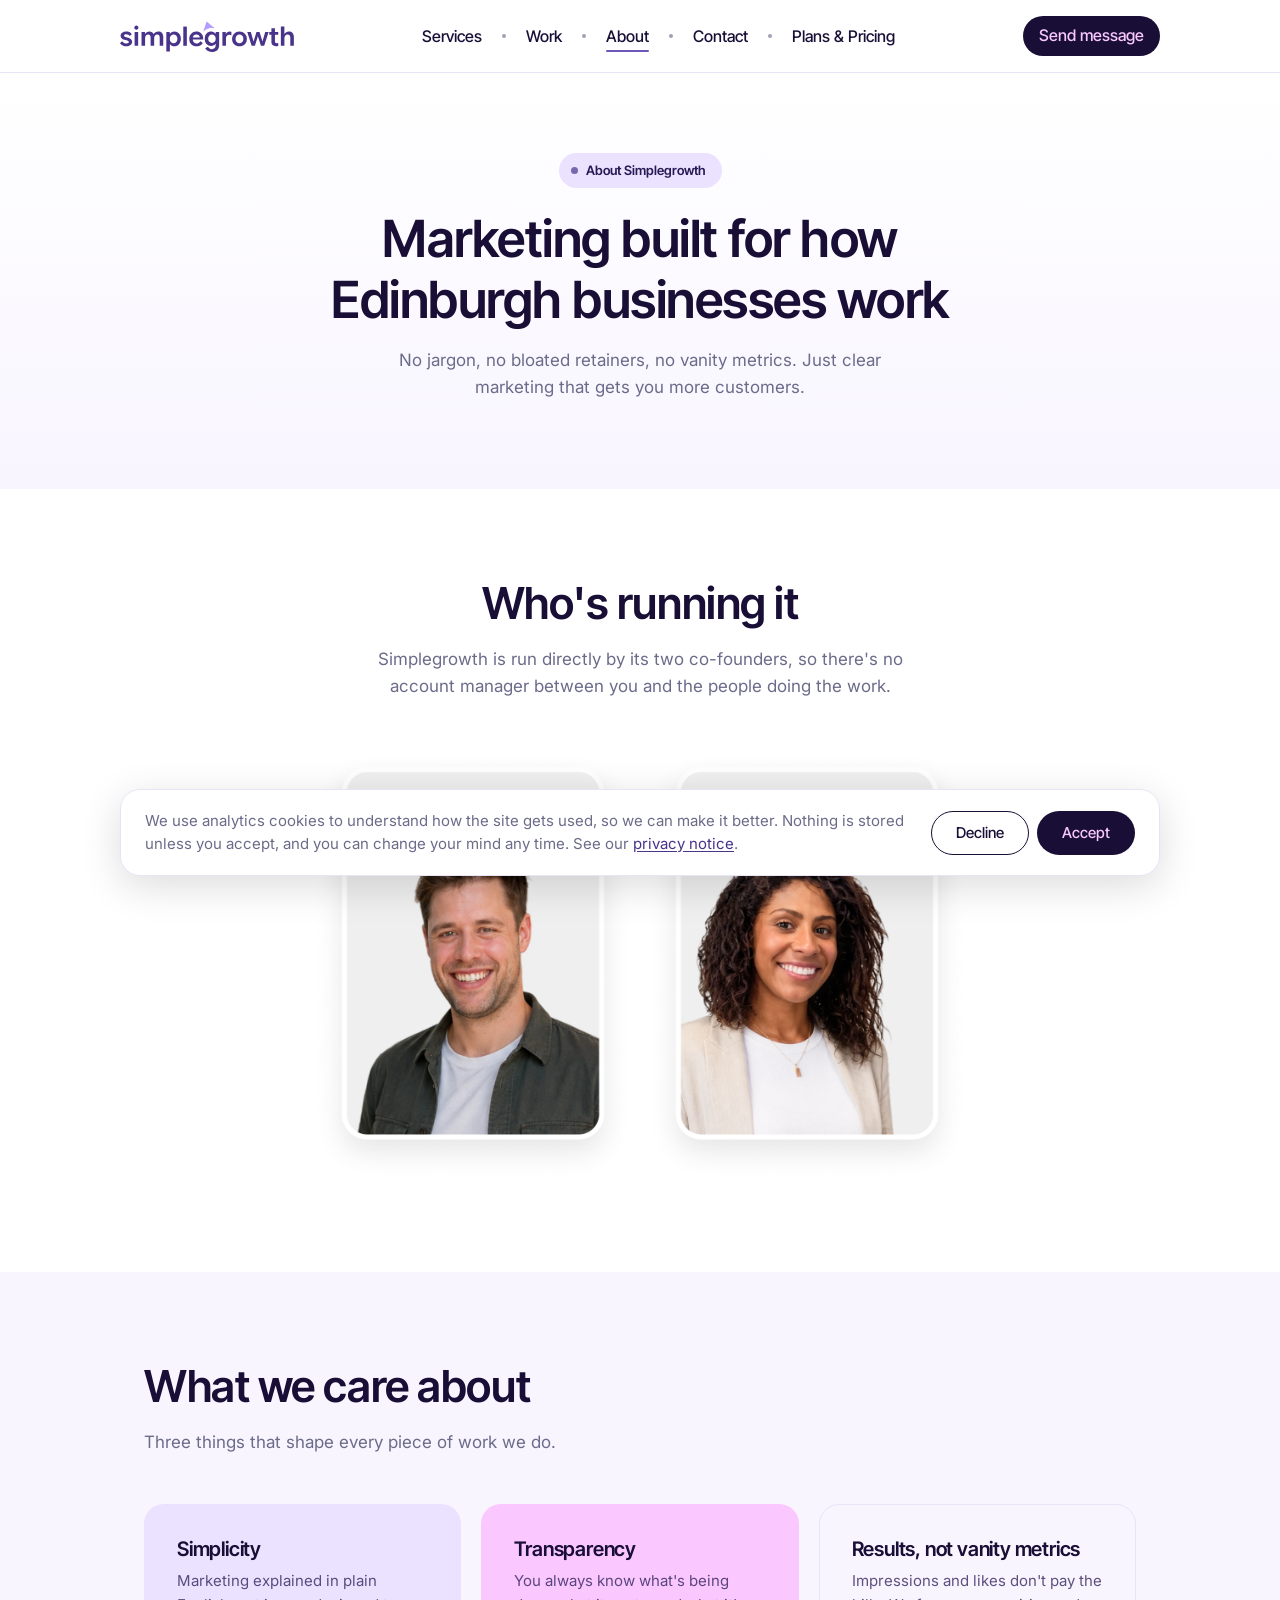
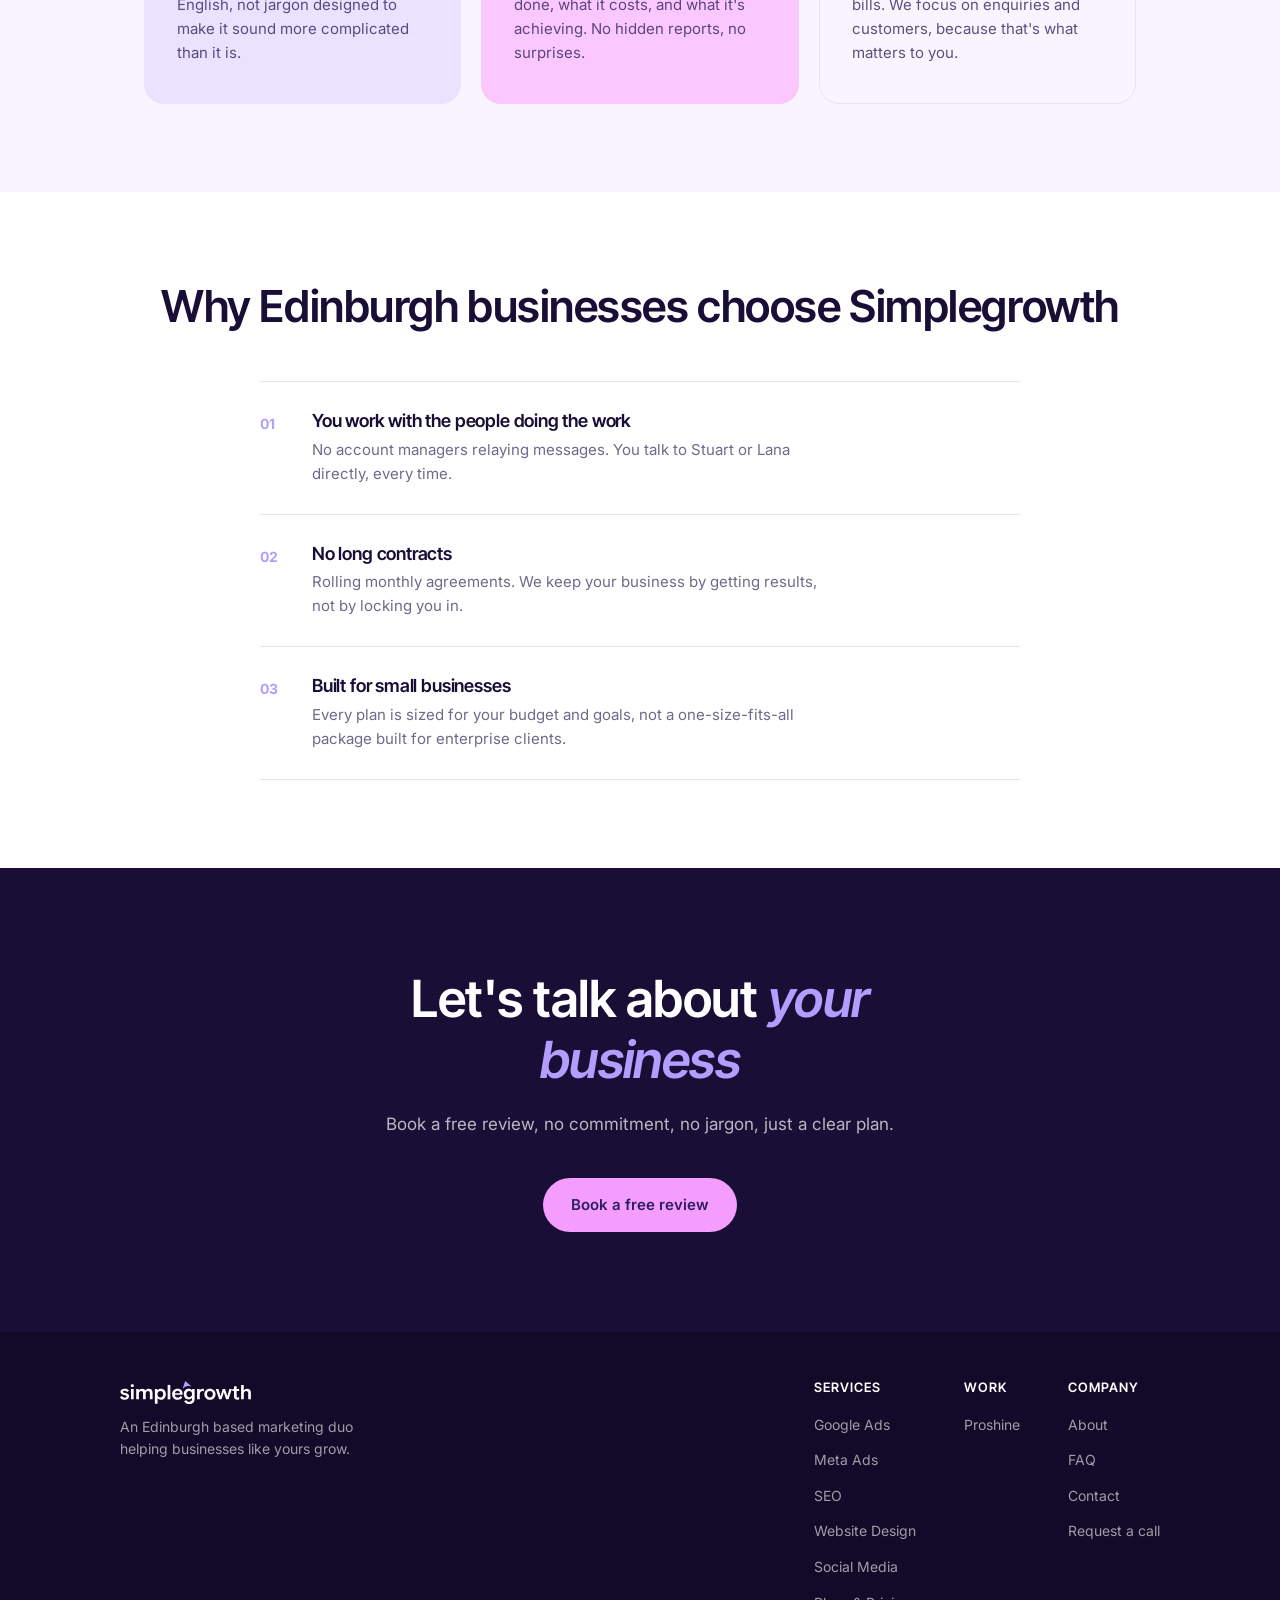
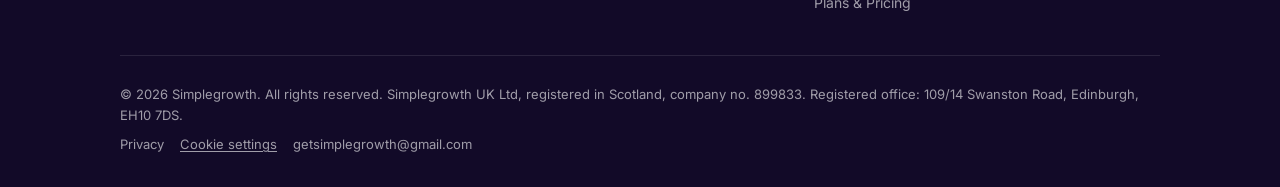
<file: about.html>
<!DOCTYPE html>
<html lang="en-GB">
<head>
  <meta charset="UTF-8">
  <meta name="viewport" content="width=device-width, initial-scale=1.0">
  <title>Meet the Edinburgh Marketing Duo | About Simplegrowth</title>
  <meta name="description" content="Meet Stuart and Lana, the two-person Edinburgh marketing agency behind Simplegrowth. You deal directly with the people doing the work, not an account manager.">
  <link rel="canonical" href="https://simplegrowth.agency/about">
  <link rel="icon" href="images/favicon.svg" type="image/svg+xml">
  <meta property="og:type" content="website">
  <meta property="og:site_name" content="Simplegrowth">
  <meta property="og:locale" content="en_GB">
  <meta property="og:url" content="https://simplegrowth.agency/about">
  <meta property="og:title" content="Meet the Edinburgh Marketing Duo | About Simplegrowth">
  <meta property="og:description" content="Meet Stuart and Lana, the two-person Edinburgh marketing agency behind Simplegrowth. You deal directly with the people doing the work, not an account manager.">
  <meta property="og:image" content="https://simplegrowth.agency/images/og_homepage.png">
  <meta name="twitter:card" content="summary_large_image">
  <link rel="preconnect" href="https://fonts.googleapis.com">
  <link rel="preconnect" href="https://fonts.gstatic.com" crossorigin>
  <link href="https://fonts.googleapis.com/css2?family=Inter:ital,wght@0,400;0,500;0,600;1,400&family=Inter+Tight:ital,wght@0,300;0,400;0,500;0,600;0,700;1,300;1,400;1,500&display=swap" rel="stylesheet">
  <link rel="stylesheet" href="css/style.css?v=20260830h">
  <script src="js/analytics.js?v=20260825b" defer></script>
</head>
<body>

<!-- HEADER -->
<header class="site-header site-header--solid">
  <div class="site-header-inner">
    <a class="site-logo" href="/">
      <img src="logo/purple.svg" alt="Simplegrowth" width="174" height="32">
    </a>
    <ul class="nav-links only-desktop">
      <li><a href="/services">Services</a></li>
      <li aria-hidden="true" class="nav-dot"></li>
      <li><a href="/work">Work</a></li>
      <li aria-hidden="true" class="nav-dot"></li>
      <li><a href="/about" class="is-active">About</a></li>
      <li aria-hidden="true" class="nav-dot"></li>
      <li><a href="/contact">Contact</a></li>
      <li aria-hidden="true" class="nav-dot"></li>
      <li><a href="/pricing">Plans &amp; Pricing</a></li>
    </ul>
    <a href="/contact" class="btn-header only-desktop">Send message</a>
    <button type="button" class="mobile-menu-toggle" aria-expanded="false" aria-controls="mobile-menu-panel">
      Menu
      <svg width="24" height="24" viewBox="0 0 24 24" fill="none" aria-hidden="true">
        <path d="M18 15L12 9L6 15" stroke="currentColor" stroke-width="2" stroke-linecap="round" stroke-linejoin="round"/>
      </svg>
    </button>
  </div>
  <!-- Mobile header menu — Figma 429:2072. See js/main.js's wireTogglePanel. -->
  <div class="mobile-menu-panel" id="mobile-menu-panel" hidden>
    <ul class="mobile-menu-links">
      <li><a href="/">Home</a></li>
      <li><a href="/services">Services</a></li>
      <li><a href="/work">Work</a></li>
      <li><a href="/contact">Contact</a></li>
      <li><a href="/about" class="is-active">About</a></li>
      <li><a href="/pricing">Plans &amp; Pricing</a></li>
    </ul>
    <div class="mobile-menu-actions">
      <a href="/contact" class="mobile-menu-btn--dark">Send message</a>
      <a href="/request-a-call" class="mobile-menu-btn--outline">Request a call</a>
    </div>
  </div>
</header>

<!-- PAGE HEADER -->
<section class="page-header">
  <div class="badge tone-lavender reveal"><span class="dot"></span>About Simplegrowth</div>
  <h1 class="reveal">Marketing built for how Edinburgh businesses work</h1>
  <p class="reveal">No jargon, no bloated retainers, no vanity metrics. Just clear marketing that gets you more customers.</p>
</section>

<!-- TEAM -->
<section class="page-section">
  <div class="container">
    <div class="section-head centred reveal">
      <h2 class="section-title">Who's running it</h2>
      <p class="section-sub">Simplegrowth is run directly by its two co-founders, so there's no account manager between you and the people doing the work.</p>
    </div>
    <!-- The name and role are set inside each card image, so they are carried
         in alt text rather than repeated as markup beneath. -->
    <div class="team-grid team-grid--cards">
      <img class="team-card reveal" src="images/stuart_bio_card.webp"
           alt="Stuart Walker, Co-Founder &amp; Head of Growth" width="1536" height="2055" loading="lazy">
      <img class="team-card reveal" src="images/lana_bio_card.webp"
           alt="Lana Benson, Co-Founder &amp; Head of Social" width="1536" height="2055" loading="lazy">
    </div>
  </div>
</section>

<!-- CORE VALUES -->
<section class="page-section tint">
  <div class="container">
    <div class="section-head reveal">
      <h2 class="section-title">What we care about</h2>
      <p class="section-sub">Three things that shape every piece of work we do.</p>
    </div>
    <div class="bento-3col">
      <div class="bento-card tone-lavender reveal">
        <h3>Simplicity</h3>
        <p>Marketing explained in plain English, not jargon designed to make it sound more complicated than it is.</p>
      </div>
      <div class="bento-card tone-pink reveal">
        <h3>Transparency</h3>
        <p>You always know what's being done, what it costs, and what it's achieving. No hidden reports, no surprises.</p>
      </div>
      <div class="bento-card tone-lime reveal">
        <h3>Results, not vanity metrics</h3>
        <p>Impressions and likes don't pay the bills. We focus on enquiries and customers, because that's what matters to you.</p>
      </div>
    </div>
  </div>
</section>

<!-- WHY CHOOSE US -->
<section class="page-section">
  <div class="container">
    <div class="section-head centred reveal">
      <h2 class="section-title">Why Edinburgh businesses choose Simplegrowth</h2>
    </div>
    <div class="reasons-list">
      <div class="reason-row reveal">
        <span class="reason-num">01</span>
        <div>
          <h3>You work with the people doing the work</h3>
          <p>No account managers relaying messages. You talk to Stuart or Lana directly, every time.</p>
        </div>
      </div>
      <div class="reason-row reveal">
        <span class="reason-num">02</span>
        <div>
          <h3>No long contracts</h3>
          <p>Rolling monthly agreements. We keep your business by getting results, not by locking you in.</p>
        </div>
      </div>
      <div class="reason-row reveal">
        <span class="reason-num">03</span>
        <div>
          <h3>Built for small businesses</h3>
          <p>Every plan is sized for your budget and goals, not a one-size-fits-all package built for enterprise clients.</p>
        </div>
      </div>
    </div>
  </div>
</section>

<!-- CTA -->
<section class="cta">
  <div class="cta-inner reveal">
    <h2>Let's talk about <em>your business</em></h2>
    <p>Book a free review, no commitment, no jargon, just a clear plan.</p>
    <a href="/contact" class="btn btn-pink">Book a free review</a>
  </div>
</section>

<!-- FOOTER -->
<footer>
  <div class="footer-inner">
    <div class="footer-top">
      <div class="footer-brand">
        <img src="logo/simple_white.svg" alt="Simplegrowth">
        <p>An Edinburgh based marketing duo helping businesses like yours grow.</p>
      </div>
      <div class="footer-links">
        <div class="footer-col">
          <h4>Services</h4>
          <ul>
            <li><a href="/services">Google Ads</a></li>
            <li><a href="/services">Meta Ads</a></li>
            <li><a href="/services">SEO</a></li>
            <li><a href="/services">Website Design</a></li>
            <li><a href="/services#social-media">Social Media</a></li>
            <li><a href="/pricing">Plans &amp; Pricing</a></li>
          </ul>
        </div>
        <div class="footer-col">
          <h4>Work</h4>
          <ul>
            <li><a href="/work/proshine">Proshine</a></li>
          </ul>
        </div>
        <div class="footer-col">
          <h4>Company</h4>
          <ul>
            <li><a href="/about">About</a></li>
            <li><a href="/#faq">FAQ</a></li>
            <li><a href="/contact">Contact</a></li>
            <li><a href="/request-a-call">Request a call</a></li>
          </ul>
        </div>
      </div>
    </div>
    <div class="footer-bottom">
      <span>&copy; 2026 Simplegrowth. All rights reserved. Simplegrowth UK Ltd, registered in Scotland, company no. 899833. Registered office: 109/14 Swanston Road, Edinburgh, EH10 7DS.</span>
      <span class="footer-bottom-links">
        <a href="/privacy">Privacy</a>
        <button type="button" class="footer-cookie-link" data-cookie-settings>Cookie settings</button>
        <a href="mailto:getsimplegrowth@gmail.com">getsimplegrowth@gmail.com</a>
      </span>
    </div>
  </div>
</footer>

<div class="mobile-cta-bar">
  <a href="/contact" class="mobile-cta-btn mobile-cta-btn--dark">Book free review</a>
  <a href="https://wa.me/447522324810" class="mobile-cta-btn mobile-cta-btn--whatsapp" target="_blank" rel="noopener">
    <svg viewBox="0 0 16 16" fill="currentColor" aria-hidden="true"><path d="M13.601 2.326A7.85 7.85 0 0 0 7.994 0C3.627 0 .068 3.558.064 7.926c0 1.399.366 2.76 1.057 3.965L0 16l4.204-1.102a7.9 7.9 0 0 0 3.79.965h.004c4.368 0 7.926-3.558 7.93-7.93A7.9 7.9 0 0 0 13.6 2.326zM7.994 14.521a6.6 6.6 0 0 1-3.356-.92l-.24-.144-2.494.654.666-2.433-.156-.251a6.56 6.56 0 0 1-1.007-3.505c0-3.626 2.957-6.584 6.591-6.584a6.56 6.56 0 0 1 4.66 1.931 6.56 6.56 0 0 1 1.928 4.66c-.004 3.639-2.961 6.592-6.592 6.592m3.615-4.934c-.197-.099-1.17-.578-1.353-.646-.182-.065-.315-.099-.445.099-.133.197-.513.646-.627.775-.114.133-.232.148-.43.05-.197-.1-.836-.308-1.592-.985-.59-.525-.985-1.175-1.103-1.372-.114-.198-.011-.304.088-.403.087-.088.197-.232.296-.346.1-.114.133-.198.198-.33.065-.134.034-.248-.015-.347-.05-.099-.445-1.076-.612-1.47-.16-.389-.323-.335-.445-.34-.114-.007-.247-.007-.38-.007a.73.73 0 0 0-.529.247c-.182.198-.691.677-.691 1.654s.71 1.916.81 2.049c.098.133 1.394 2.132 3.383 2.992.47.205.84.326 1.129.418.475.152.904.129 1.246.08.38-.058 1.171-.48 1.338-.943.164-.464.164-.86.114-.943-.049-.084-.182-.133-.38-.232"/></svg>
    WhatsApp
  </a>
</div>

<script src="js/main.js?v=20260830e"></script>
</body>
</html>
</file>
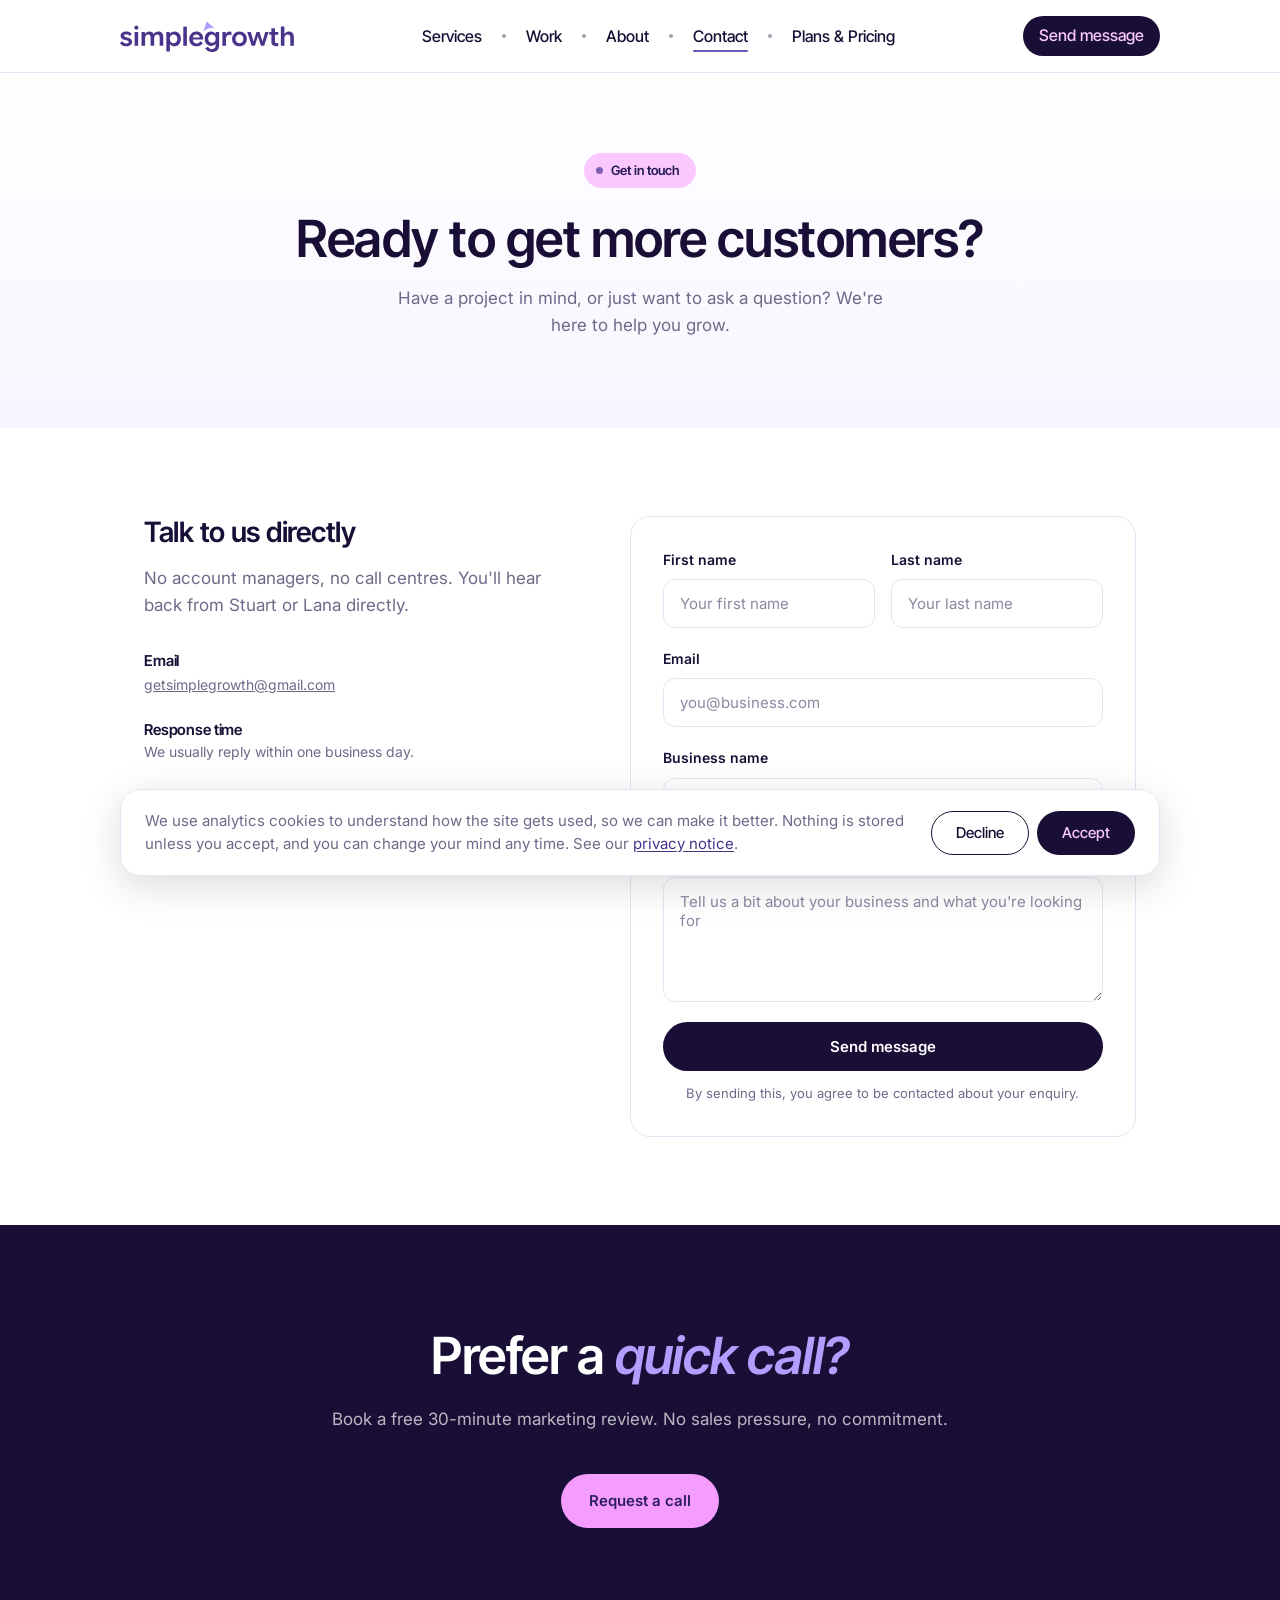
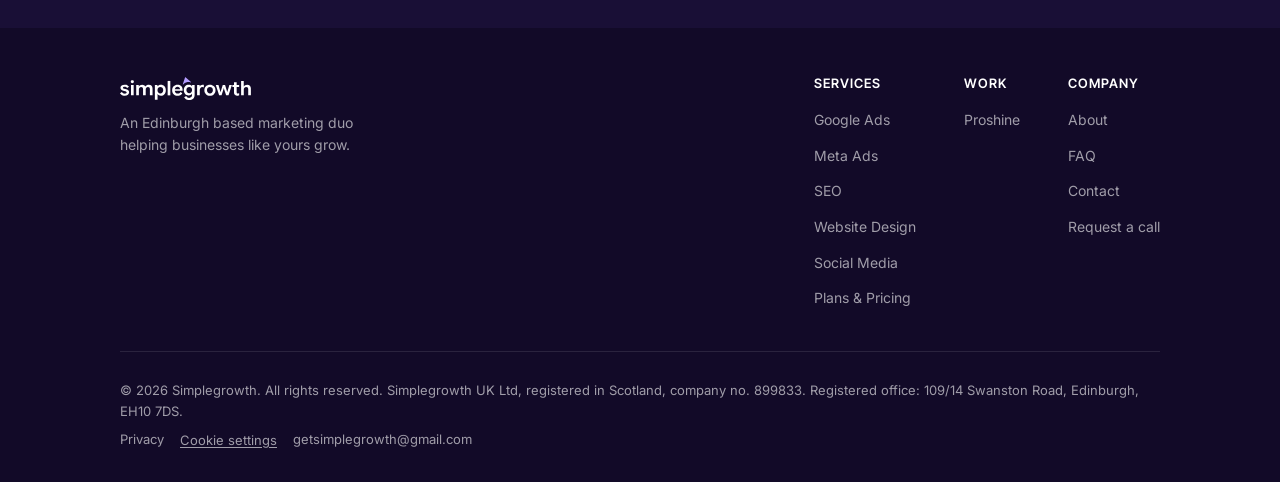
<file: contact.html>
<!DOCTYPE html>
<html lang="en-GB">
<head>
  <meta charset="UTF-8">
  <meta name="viewport" content="width=device-width, initial-scale=1.0">
  <title>Contact | Edinburgh Marketing Agency | Simplegrowth</title>
  <meta name="description" content="Get in touch with Simplegrowth, a marketing agency in Edinburgh. Book a free marketing review — no commitment, no jargon, just a clear plan for more customers.">
  <link rel="canonical" href="https://simplegrowth.agency/contact">
  <link rel="icon" href="images/favicon.svg" type="image/svg+xml">
  <meta property="og:type" content="website">
  <meta property="og:site_name" content="Simplegrowth">
  <meta property="og:locale" content="en_GB">
  <meta property="og:url" content="https://simplegrowth.agency/contact">
  <meta property="og:title" content="Contact | Edinburgh Marketing Agency | Simplegrowth">
  <meta property="og:description" content="Get in touch with Simplegrowth, a marketing agency in Edinburgh. Book a free marketing review — no commitment, no jargon, just a clear plan for more customers.">
  <meta property="og:image" content="https://simplegrowth.agency/images/og_homepage.png">
  <meta name="twitter:card" content="summary_large_image">
  <link rel="preconnect" href="https://fonts.googleapis.com">
  <link rel="preconnect" href="https://fonts.gstatic.com" crossorigin>
  <link href="https://fonts.googleapis.com/css2?family=Inter:ital,wght@0,400;0,500;0,600;1,400&family=Inter+Tight:ital,wght@0,300;0,400;0,500;0,600;0,700;1,300;1,400;1,500&display=swap" rel="stylesheet">
  <link rel="stylesheet" href="css/style.css?v=20260830h">
  <script src="js/analytics.js?v=20260825b" defer></script>
</head>
<body>

<!-- HEADER -->
<header class="site-header site-header--solid">
  <div class="site-header-inner">
    <a class="site-logo" href="/">
      <img src="logo/purple.svg" alt="Simplegrowth" width="174" height="32">
    </a>
    <ul class="nav-links only-desktop">
      <li><a href="/services">Services</a></li>
      <li aria-hidden="true" class="nav-dot"></li>
      <li><a href="/work">Work</a></li>
      <li aria-hidden="true" class="nav-dot"></li>
      <li><a href="/about">About</a></li>
      <li aria-hidden="true" class="nav-dot"></li>
      <li><a href="/contact" class="is-active">Contact</a></li>
      <li aria-hidden="true" class="nav-dot"></li>
      <li><a href="/pricing">Plans &amp; Pricing</a></li>
    </ul>
    <a href="mailto:getsimplegrowth@gmail.com" class="btn-header only-desktop">Send message</a>
    <button type="button" class="mobile-menu-toggle" aria-expanded="false" aria-controls="mobile-menu-panel">
      Menu
      <svg width="24" height="24" viewBox="0 0 24 24" fill="none" aria-hidden="true">
        <path d="M18 15L12 9L6 15" stroke="currentColor" stroke-width="2" stroke-linecap="round" stroke-linejoin="round"/>
      </svg>
    </button>
  </div>
  <!-- Mobile header menu — Figma 429:2072. See js/main.js's wireTogglePanel. -->
  <div class="mobile-menu-panel" id="mobile-menu-panel" hidden>
    <ul class="mobile-menu-links">
      <li><a href="/">Home</a></li>
      <li><a href="/services">Services</a></li>
      <li><a href="/work">Work</a></li>
      <li><a href="/contact" class="is-active">Contact</a></li>
      <li><a href="/about">About</a></li>
      <li><a href="/pricing">Plans &amp; Pricing</a></li>
    </ul>
    <div class="mobile-menu-actions">
      <a href="mailto:getsimplegrowth@gmail.com" class="mobile-menu-btn--dark">Send message</a>
      <a href="/request-a-call" class="mobile-menu-btn--outline">Request a call</a>
    </div>
  </div>
</header>

<!-- PAGE HEADER -->
<section class="page-header">
  <div class="badge tone-pink reveal"><span class="dot"></span>Get in touch</div>
  <h1 class="reveal">Ready to get more customers?</h1>
  <p class="reveal">Have a project in mind, or just want to ask a question? We're here to help you grow.</p>
</section>

<!-- CONTACT -->
<section class="page-section">
  <div class="container">
    <div class="contact-grid">
      <div class="reveal">
        <h2 class="section-title" style="font-size:28px;">Talk to us directly</h2>
        <p class="section-sub">No account managers, no call centres. You'll hear back from Stuart or Lana directly.</p>
        <div class="contact-info-list">
          <div class="contact-info-item">
            <div>
              <h4>Email</h4>
              <a href="mailto:getsimplegrowth@gmail.com">getsimplegrowth@gmail.com</a>
            </div>
          </div>
          <div class="contact-info-item">
            <div>
              <h4>Response time</h4>
              <p>We usually reply within one business day.</p>
            </div>
          </div>
          <div class="contact-info-item">
            <div>
              <h4>Where we work</h4>
              <p>Based in Edinburgh, working with local business owners. Happy to hear from businesses further afield too.</p>
            </div>
          </div>
        </div>
      </div>

      <!-- Our own markup; submitted to HubSpot's Forms API by js/hubspot-form.js.
           Each input's name= is the HubSpot internal property name and must stay
           in sync with the form definition in HubSpot — rename a field there and
           the submission is rejected until it is renamed here too. -->
      <form class="contact-form reveal" id="contact-form"
            data-hs-portal-id="149109126"
            data-hs-form-id="4e01d51a-4d93-4e37-b883-4023c5fda956"
            data-hs-region="eu1">
        <div class="form-row">
          <div class="form-field">
            <label for="firstname">First name</label>
            <input type="text" id="firstname" name="firstname" placeholder="Your first name" autocomplete="given-name" required>
          </div>
          <div class="form-field">
            <label for="lastname">Last name</label>
            <input type="text" id="lastname" name="lastname" placeholder="Your last name" autocomplete="family-name" required>
          </div>
        </div>
        <div class="form-field">
          <label for="email">Email</label>
          <input type="email" id="email" name="email" placeholder="you@business.com" autocomplete="email" required>
        </div>
        <div class="form-field">
          <label for="company">Business name</label>
          <input type="text" id="company" name="company" placeholder="Your business" autocomplete="organization">
        </div>
        <div class="form-field">
          <label for="message">What can we help with?</label>
          <textarea id="message" name="message" rows="5" placeholder="Tell us a bit about your business and what you're looking for" required></textarea>
        </div>
        <button type="submit" class="btn btn-primary" style="width:100%;">Send message</button>
        <p class="form-note">By sending this, you agree to be contacted about your enquiry.</p>
        <p class="form-status" id="contact-form-status" role="status" aria-live="polite" hidden></p>
        <noscript>
          <p class="form-note">This form needs JavaScript to send. You can email us directly at
            <a href="mailto:getsimplegrowth@gmail.com">getsimplegrowth@gmail.com</a>.</p>
        </noscript>
      </form>
    </div>
  </div>
</section>

<!-- CTA -->
<section class="cta">
  <div class="cta-inner reveal">
    <h2>Prefer a <em>quick call?</em></h2>
    <p>Book a free 30-minute marketing review. No sales pressure, no commitment.</p>
    <a href="/request-a-call" class="btn btn-pink">Request a call</a>
  </div>
</section>

<!-- FOOTER -->
<footer>
  <div class="footer-inner">
    <div class="footer-top">
      <div class="footer-brand">
        <img src="logo/simple_white.svg" alt="Simplegrowth">
        <p>An Edinburgh based marketing duo helping businesses like yours grow.</p>
      </div>
      <div class="footer-links">
        <div class="footer-col">
          <h4>Services</h4>
          <ul>
            <li><a href="/services">Google Ads</a></li>
            <li><a href="/services">Meta Ads</a></li>
            <li><a href="/services">SEO</a></li>
            <li><a href="/services">Website Design</a></li>
            <li><a href="/services#social-media">Social Media</a></li>
            <li><a href="/pricing">Plans &amp; Pricing</a></li>
          </ul>
        </div>
        <div class="footer-col">
          <h4>Work</h4>
          <ul>
            <li><a href="/work/proshine">Proshine</a></li>
          </ul>
        </div>
        <div class="footer-col">
          <h4>Company</h4>
          <ul>
            <li><a href="/about">About</a></li>
            <li><a href="/#faq">FAQ</a></li>
            <li><a href="/contact">Contact</a></li>
            <li><a href="/request-a-call">Request a call</a></li>
          </ul>
        </div>
      </div>
    </div>
    <div class="footer-bottom">
      <span>&copy; 2026 Simplegrowth. All rights reserved. Simplegrowth UK Ltd, registered in Scotland, company no. 899833. Registered office: 109/14 Swanston Road, Edinburgh, EH10 7DS.</span>
      <span class="footer-bottom-links">
        <a href="/privacy">Privacy</a>
        <button type="button" class="footer-cookie-link" data-cookie-settings>Cookie settings</button>
        <a href="mailto:getsimplegrowth@gmail.com">getsimplegrowth@gmail.com</a>
      </span>
    </div>
  </div>
</footer>

<div class="mobile-cta-bar">
  <a href="/contact" class="mobile-cta-btn mobile-cta-btn--dark">Book free review</a>
  <a href="https://wa.me/447522324810" class="mobile-cta-btn mobile-cta-btn--whatsapp" target="_blank" rel="noopener">
    <svg viewBox="0 0 16 16" fill="currentColor" aria-hidden="true"><path d="M13.601 2.326A7.85 7.85 0 0 0 7.994 0C3.627 0 .068 3.558.064 7.926c0 1.399.366 2.76 1.057 3.965L0 16l4.204-1.102a7.9 7.9 0 0 0 3.79.965h.004c4.368 0 7.926-3.558 7.93-7.93A7.9 7.9 0 0 0 13.6 2.326zM7.994 14.521a6.6 6.6 0 0 1-3.356-.92l-.24-.144-2.494.654.666-2.433-.156-.251a6.56 6.56 0 0 1-1.007-3.505c0-3.626 2.957-6.584 6.591-6.584a6.56 6.56 0 0 1 4.66 1.931 6.56 6.56 0 0 1 1.928 4.66c-.004 3.639-2.961 6.592-6.592 6.592m3.615-4.934c-.197-.099-1.17-.578-1.353-.646-.182-.065-.315-.099-.445.099-.133.197-.513.646-.627.775-.114.133-.232.148-.43.05-.197-.1-.836-.308-1.592-.985-.59-.525-.985-1.175-1.103-1.372-.114-.198-.011-.304.088-.403.087-.088.197-.232.296-.346.1-.114.133-.198.198-.33.065-.134.034-.248-.015-.347-.05-.099-.445-1.076-.612-1.47-.16-.389-.323-.335-.445-.34-.114-.007-.247-.007-.38-.007a.73.73 0 0 0-.529.247c-.182.198-.691.677-.691 1.654s.71 1.916.81 2.049c.098.133 1.394 2.132 3.383 2.992.47.205.84.326 1.129.418.475.152.904.129 1.246.08.38-.058 1.171-.48 1.338-.943.164-.464.164-.86.114-.943-.049-.084-.182-.133-.38-.232"/></svg>
    WhatsApp
  </a>
</div>

<script src="js/main.js?v=20260830e"></script>
<script src="js/hubspot-form.js?v=20260825"></script>
</body>
</html>
</file>
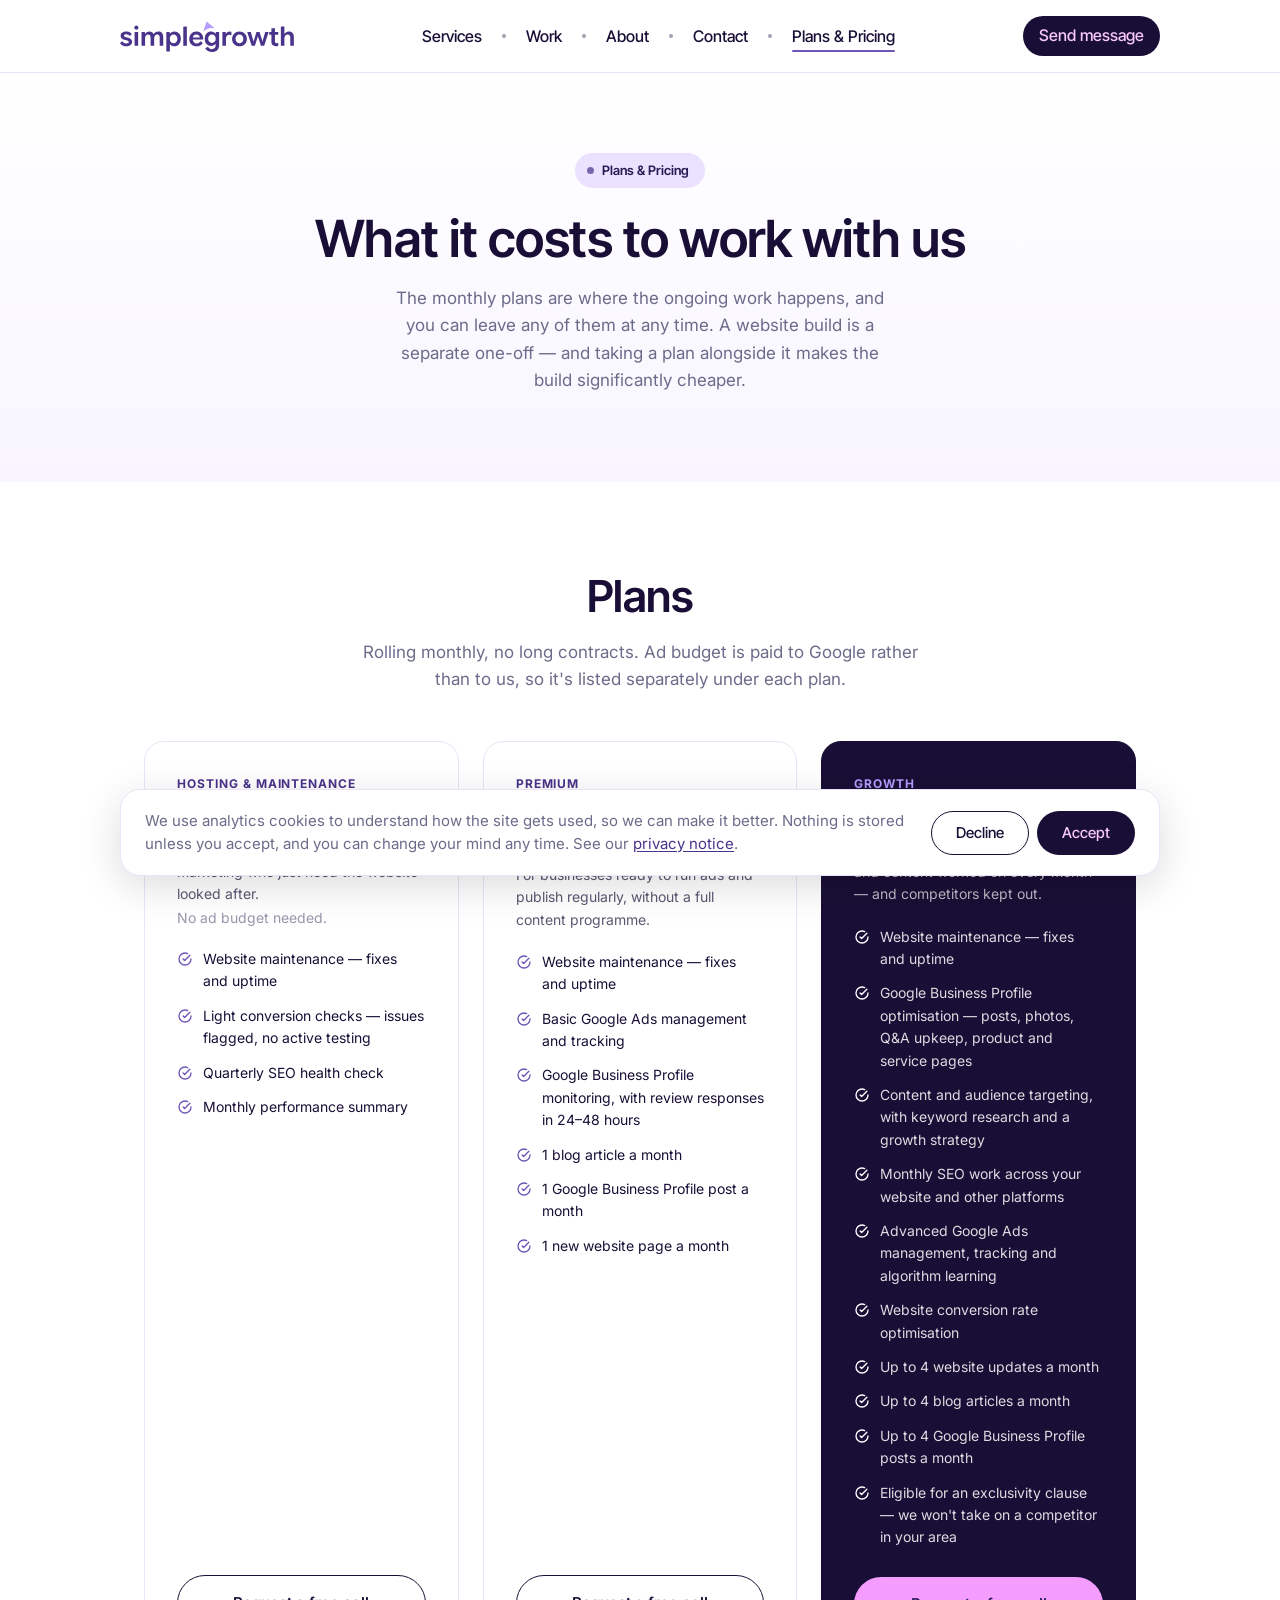
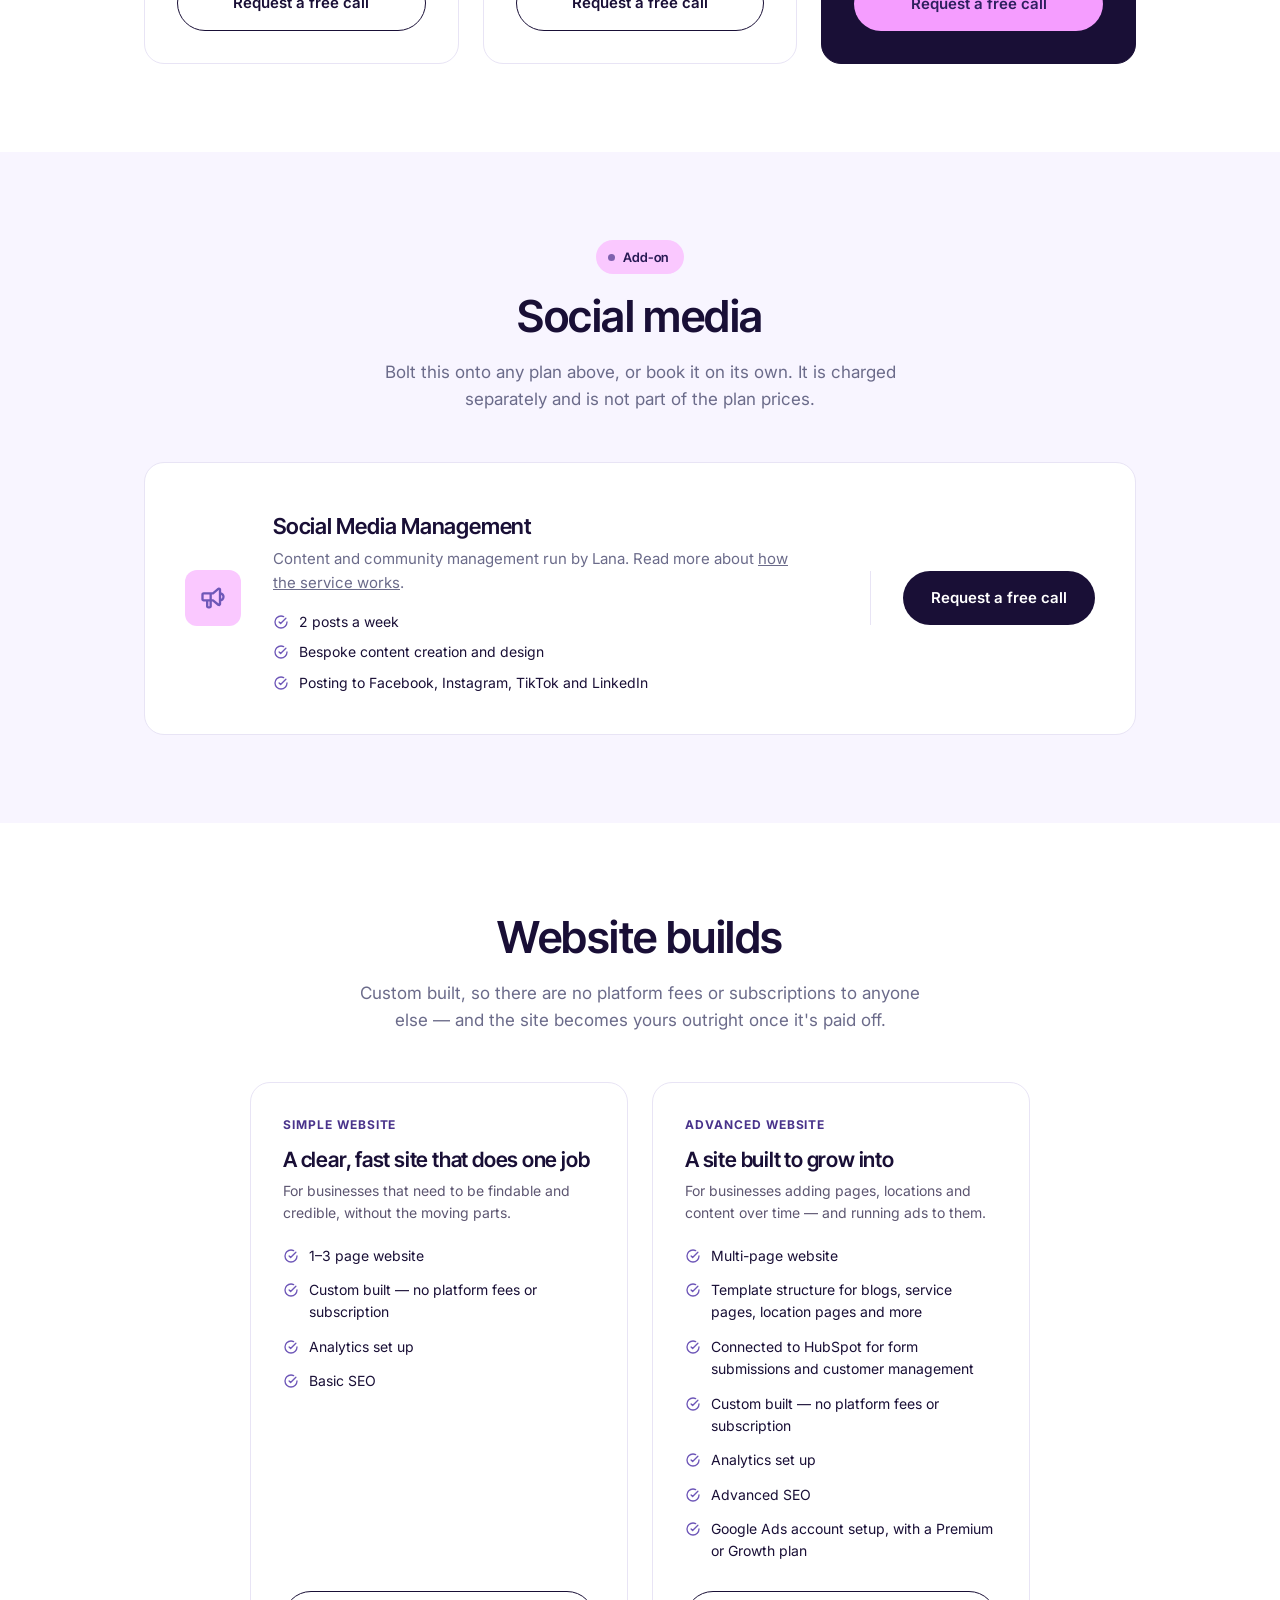
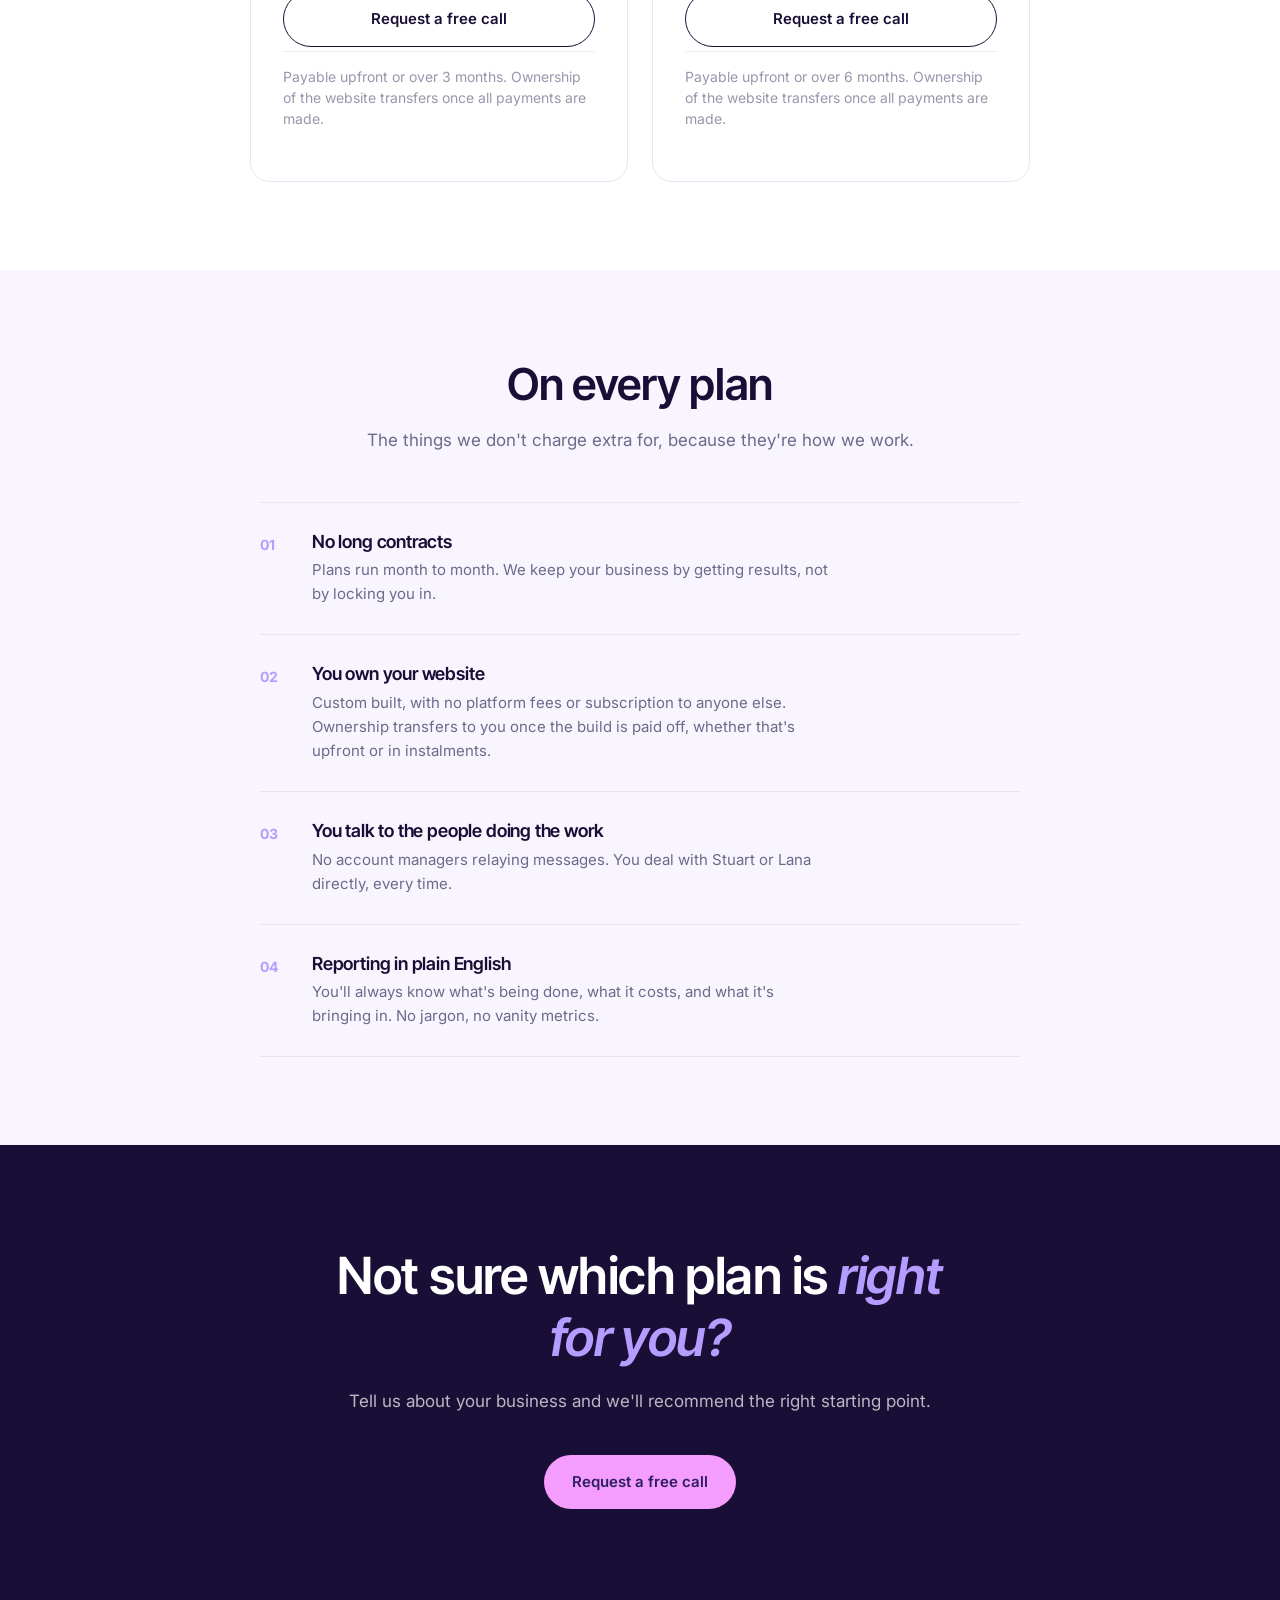
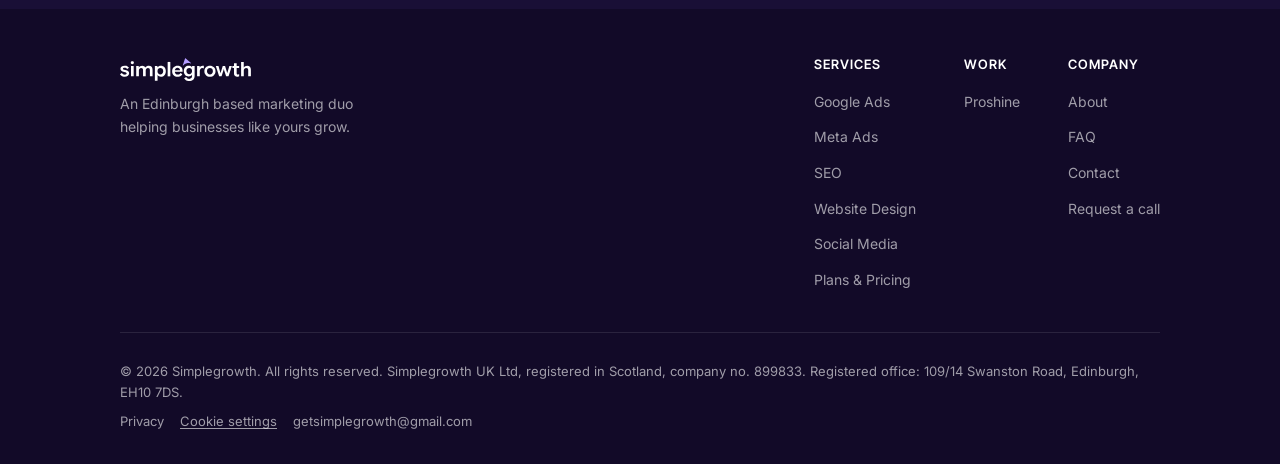
<file: pricing.html>
<!DOCTYPE html>
<html lang="en-GB">
<head>
  <meta charset="UTF-8">
  <meta name="viewport" content="width=device-width, initial-scale=1.0">
  <title>Marketing Plans &amp; Pricing, Edinburgh | Simplegrowth</title>
  <meta name="description" content="Marketing plans and website builds for Edinburgh businesses. Rolling monthly, no long contracts, and no lock-in on any plan.">
  <link rel="canonical" href="https://simplegrowth.agency/pricing">
  <link rel="icon" href="images/favicon.svg" type="image/svg+xml">
  <meta property="og:type" content="website">
  <meta property="og:site_name" content="Simplegrowth">
  <meta property="og:locale" content="en_GB">
  <meta property="og:url" content="https://simplegrowth.agency/pricing">
  <meta property="og:title" content="Marketing Plans &amp; Pricing, Edinburgh | Simplegrowth">
  <meta property="og:description" content="Marketing plans and website builds for Edinburgh businesses. Rolling monthly, no long contracts, and no lock-in on any plan.">
  <meta property="og:image" content="https://simplegrowth.agency/images/og_homepage.png">
  <meta name="twitter:card" content="summary_large_image">
  <link rel="preconnect" href="https://fonts.googleapis.com">
  <link rel="preconnect" href="https://fonts.gstatic.com" crossorigin>
  <link href="https://fonts.googleapis.com/css2?family=Inter:ital,wght@0,400;0,500;0,600;1,400&family=Inter+Tight:ital,wght@0,300;0,400;0,500;0,600;0,700;1,300;1,400;1,500&display=swap" rel="stylesheet">
  <link rel="stylesheet" href="css/style.css?v=20260830h">
  <script src="js/analytics.js?v=20260825b" defer></script>
</head>
<body>

<!-- HEADER -->
<header class="site-header site-header--solid">
  <div class="site-header-inner">
    <a class="site-logo" href="/">
      <img src="logo/purple.svg" alt="Simplegrowth" width="174" height="32">
    </a>
    <ul class="nav-links only-desktop">
      <li><a href="/services">Services</a></li>
      <li aria-hidden="true" class="nav-dot"></li>
      <li><a href="/work">Work</a></li>
      <li aria-hidden="true" class="nav-dot"></li>
      <li><a href="/about">About</a></li>
      <li aria-hidden="true" class="nav-dot"></li>
      <li><a href="/contact">Contact</a></li>
      <li aria-hidden="true" class="nav-dot"></li>
      <li><a href="/pricing" class="is-active">Plans &amp; Pricing</a></li>
    </ul>
    <a href="/contact" class="btn-header only-desktop">Send message</a>
    <button type="button" class="mobile-menu-toggle" aria-expanded="false" aria-controls="mobile-menu-panel">
      Menu
      <svg width="24" height="24" viewBox="0 0 24 24" fill="none" aria-hidden="true">
        <path d="M18 15L12 9L6 15" stroke="currentColor" stroke-width="2" stroke-linecap="round" stroke-linejoin="round"/>
      </svg>
    </button>
  </div>
  <!-- Mobile header menu — Figma 429:2072. See js/main.js's wireTogglePanel. -->
  <div class="mobile-menu-panel" id="mobile-menu-panel" hidden>
    <ul class="mobile-menu-links">
      <li><a href="/">Home</a></li>
      <li><a href="/services">Services</a></li>
      <li><a href="/work">Work</a></li>
      <li><a href="/contact">Contact</a></li>
      <li><a href="/about">About</a></li>
      <li><a href="/pricing" class="is-active">Plans &amp; Pricing</a></li>
    </ul>
    <div class="mobile-menu-actions">
      <a href="/contact" class="mobile-menu-btn--dark">Send message</a>
      <a href="/request-a-call" class="mobile-menu-btn--outline">Request a call</a>
    </div>
  </div>
</header>

<!-- PAGE HEADER -->
<section class="page-header">
  <div class="badge tone-lavender reveal"><span class="dot"></span>Plans &amp; Pricing</div>
  <h1 class="reveal">What it costs to work with us</h1>
  <p class="reveal">The monthly plans are where the ongoing work happens, and you can leave any of them at any time. A website build is a separate one-off — and taking a plan alongside it makes the build significantly cheaper.</p>
</section>

<!-- PLANS -->
<section class="page-section" id="plans">
  <div class="container">
    <div class="section-head centred reveal">
      <h2 class="section-title">Plans</h2>
      <p class="section-sub">Rolling monthly, no long contracts. Ad budget is paid to Google rather than to us, so it's listed separately under each plan.</p>
    </div>
    <div class="pricing-grid">
      <div class="price-card reveal">
        <div class="price-card-tag">Hosting &amp; Maintenance</div>
        <h3>Keep the site healthy</h3>
        <p>For businesses running their own marketing who just need the website looked after.</p>
        <div class="price-amount price-hidden"><span class="price-from">From</span>&pound;<span>100</span><span class="unit">/ month</span></div>
        <p class="price-note">No ad budget needed.</p>
        <ul>
          <li><img src="icons/check-broken-purple.svg" alt="">Website maintenance — fixes and uptime</li>
          <li><img src="icons/check-broken-purple.svg" alt="">Light conversion checks — issues flagged, no active testing</li>
          <li><img src="icons/check-broken-purple.svg" alt="">Quarterly SEO health check</li>
          <li><img src="icons/check-broken-purple.svg" alt="">Monthly performance summary</li>
        </ul>
        <a href="/request-a-call" class="btn btn-outline">Request a free call</a>
      </div>

      <div class="price-card reveal">
        <div class="price-card-tag">Premium</div>
        <h3>Get found, and get enquiries</h3>
        <p>For businesses ready to run ads and publish regularly, without a full content programme.</p>
        <div class="price-amount price-hidden"><span class="price-from">From</span>&pound;<span>500</span><span class="unit">/ month</span></div>
        <p class="price-note price-hidden">Plus a recommended minimum ad budget of &pound;750 a month, paid to Google — &pound;1,250 a month all in.</p>
        <ul>
          <li><img src="icons/check-broken-purple.svg" alt="">Website maintenance — fixes and uptime</li>
          <li><img src="icons/check-broken-purple.svg" alt="">Basic Google Ads management and tracking</li>
          <li><img src="icons/check-broken-purple.svg" alt="">Google Business Profile monitoring, with review responses in 24–48 hours</li>
          <li><img src="icons/check-broken-purple.svg" alt="">1 blog article a month</li>
          <li><img src="icons/check-broken-purple.svg" alt="">1 Google Business Profile post a month</li>
          <li><img src="icons/check-broken-purple.svg" alt="">1 new website page a month</li>
          <li class="price-highlight price-hidden"><img src="icons/check-broken-purple.svg" alt="">25% off (&pound;500) the advanced website build</li>
        </ul>
        <a href="/request-a-call" class="btn btn-outline">Request a free call</a>
      </div>

      <div class="price-card is-popular reveal">
        <div class="price-card-tag">Growth</div>
        <h3>The full marketing system</h3>
        <p>For businesses that want search, ads and content worked on every month — and competitors kept out.</p>
        <div class="price-amount price-hidden"><span class="price-from">From</span>&pound;<span>1,000</span><span class="unit">/ month</span></div>
        <p class="price-note price-hidden">Plus a recommended minimum ad budget of &pound;1,200 a month, paid to Google — &pound;2,200 a month all in.</p>
        <ul>
          <li><img src="icons/check-broken-purple.svg" alt="">Website maintenance — fixes and uptime</li>
          <li><img src="icons/check-broken-purple.svg" alt="">Google Business Profile optimisation — posts, photos, Q&amp;A upkeep, product and service pages</li>
          <li><img src="icons/check-broken-purple.svg" alt="">Content and audience targeting, with keyword research and a growth strategy</li>
          <li><img src="icons/check-broken-purple.svg" alt="">Monthly SEO work across your website and other platforms</li>
          <li><img src="icons/check-broken-purple.svg" alt="">Advanced Google Ads management, tracking and algorithm learning</li>
          <li><img src="icons/check-broken-purple.svg" alt="">Website conversion rate optimisation</li>
          <li><img src="icons/check-broken-purple.svg" alt="">Up to 4 website updates a month</li>
          <li><img src="icons/check-broken-purple.svg" alt="">Up to 4 blog articles a month</li>
          <li><img src="icons/check-broken-purple.svg" alt="">Up to 4 Google Business Profile posts a month</li>
          <li><img src="icons/check-broken-purple.svg" alt="">Eligible for an exclusivity clause — we won't take on a competitor in your area</li>
          <li class="price-highlight price-hidden"><img src="icons/check-broken-purple.svg" alt="">50% off (&pound;1,000) the advanced website build</li>
        </ul>
        <a href="/request-a-call" class="btn btn-pink">Request a free call</a>
      </div>
    </div>
  </div>
</section>

<!-- SOCIAL MEDIA — an add-on, so it sits directly under the plans -->
<section class="page-section tint" id="social-media">
  <div class="container">
    <div class="section-head centred reveal">
      <div class="badge tone-pink"><span class="dot"></span>Add-on</div>
      <h2 class="section-title">Social media</h2>
      <p class="section-sub">Bolt this onto any plan above, or book it on its own. It is charged separately and is not part of the plan prices.</p>
    </div>
    <div class="addon-card reveal">
      <div class="addon-card-icon"><img src="icons/speakerphone-purple.svg" alt=""></div>
      <div class="addon-card-body">
        <h3>Social Media Management</h3>
        <p>Content and community management run by Lana. Read more about <a href="/services#social-media" style="text-decoration:underline;">how the service works</a>.</p>
        <ul>
          <li><img src="icons/check-broken-purple.svg" alt="">2 posts a week</li>
          <li><img src="icons/check-broken-purple.svg" alt="">Bespoke content creation and design</li>
          <li><img src="icons/check-broken-purple.svg" alt="">Posting to Facebook, Instagram, TikTok and LinkedIn</li>
        </ul>
      </div>
      <div class="addon-card-price">
        <div class="price-amount price-hidden"><span class="price-from">From</span>&pound;<span>350</span><span class="unit">/ month</span></div>
        <a href="/request-a-call" class="btn btn-primary">Request a free call</a>
      </div>
    </div>
  </div>
</section>

<!-- WEBSITE BUILDS -->
<section class="page-section" id="websites">
  <div class="container">
    <div class="section-head centred reveal">
      <h2 class="section-title">Website builds</h2>
      <p class="section-sub">Custom built, so there are no platform fees or subscriptions to anyone else — and the site becomes yours outright once it's paid off.</p>
    </div>
    <div class="pricing-grid pricing-grid--two">
      <div class="price-card reveal">
        <div class="price-card-tag">Simple website</div>
        <h3>A clear, fast site that does one job</h3>
        <p>For businesses that need to be findable and credible, without the moving parts.</p>
        <div class="price-amount price-hidden">&pound;<span>1,000</span><span class="unit">one-off</span></div>
        <ul>
          <li><img src="icons/check-broken-purple.svg" alt="">1–3 page website</li>
          <li><img src="icons/check-broken-purple.svg" alt="">Custom built — no platform fees or subscription</li>
          <li><img src="icons/check-broken-purple.svg" alt="">Analytics set up</li>
          <li><img src="icons/check-broken-purple.svg" alt="">Basic SEO</li>
        </ul>
        <a href="/request-a-call" class="btn btn-outline">Request a free call</a>
        <p class="price-terms">Payable upfront or over 3 months. Ownership of the website transfers once all payments are made.</p>
      </div>

      <div class="price-card reveal">
        <div class="price-card-tag">Advanced website</div>
        <h3>A site built to grow into</h3>
        <p>For businesses adding pages, locations and content over time — and running ads to them.</p>
        <div class="price-amount price-hidden"><span class="price-from">From</span>&pound;<span>2,000</span><span class="unit">one-off</span></div>
        <ul>
          <li><img src="icons/check-broken-purple.svg" alt="">Multi-page website</li>
          <li><img src="icons/check-broken-purple.svg" alt="">Template structure for blogs, service pages, location pages and more</li>
          <li><img src="icons/check-broken-purple.svg" alt="">Connected to HubSpot for form submissions and customer management</li>
          <li><img src="icons/check-broken-purple.svg" alt="">Custom built — no platform fees or subscription</li>
          <li><img src="icons/check-broken-purple.svg" alt="">Analytics set up</li>
          <li><img src="icons/check-broken-purple.svg" alt="">Advanced SEO</li>
          <li><img src="icons/check-broken-purple.svg" alt="">Google Ads account setup, with a Premium or Growth plan</li>
          <li class="price-highlight price-hidden"><img src="icons/check-broken-purple.svg" alt="">25% off (&pound;500) with Premium, 50% off (&pound;1,000) with Growth</li>
        </ul>
        <a href="/request-a-call" class="btn btn-outline">Request a free call</a>
        <p class="price-terms">Payable upfront or over 6 months. Ownership of the website transfers once all payments are made.</p>
      </div>
    </div>
  </div>
</section>

<!-- WHAT'S ALWAYS INCLUDED -->
<section class="page-section tint">
  <div class="container">
    <div class="section-head centred reveal">
      <h2 class="section-title">On every plan</h2>
      <p class="section-sub">The things we don't charge extra for, because they're how we work.</p>
    </div>
    <div class="reasons-list">
      <div class="reason-row reveal">
        <span class="reason-num">01</span>
        <div>
          <h3>No long contracts</h3>
          <p>Plans run month to month. We keep your business by getting results, not by locking you in.</p>
        </div>
      </div>
      <div class="reason-row reveal">
        <span class="reason-num">02</span>
        <div>
          <h3>You own your website</h3>
          <p>Custom built, with no platform fees or subscription to anyone else. Ownership transfers to you once the build is paid off, whether that's upfront or in instalments.</p>
        </div>
      </div>
      <div class="reason-row reveal">
        <span class="reason-num">03</span>
        <div>
          <h3>You talk to the people doing the work</h3>
          <p>No account managers relaying messages. You deal with Stuart or Lana directly, every time.</p>
        </div>
      </div>
      <div class="reason-row reveal">
        <span class="reason-num">04</span>
        <div>
          <h3>Reporting in plain English</h3>
          <p>You'll always know what's being done, what it costs, and what it's bringing in. No jargon, no vanity metrics.</p>
        </div>
      </div>
    </div>
  </div>
</section>

<!-- CTA -->
<section class="cta">
  <div class="cta-inner reveal">
    <h2>Not sure which plan is <em>right for you?</em></h2>
    <p>Tell us about your business and we'll recommend the right starting point.</p>
    <a href="/request-a-call" class="btn btn-pink">Request a free call</a>
  </div>
</section>

<!-- FOOTER -->
<footer>
  <div class="footer-inner">
    <div class="footer-top">
      <div class="footer-brand">
        <img src="logo/simple_white.svg" alt="Simplegrowth">
        <p>An Edinburgh based marketing duo helping businesses like yours grow.</p>
      </div>
      <div class="footer-links">
        <div class="footer-col">
          <h4>Services</h4>
          <ul>
            <li><a href="/services">Google Ads</a></li>
            <li><a href="/services">Meta Ads</a></li>
            <li><a href="/services">SEO</a></li>
            <li><a href="/services">Website Design</a></li>
            <li><a href="/services#social-media">Social Media</a></li>
            <li><a href="/pricing">Plans &amp; Pricing</a></li>
          </ul>
        </div>
        <div class="footer-col">
          <h4>Work</h4>
          <ul>
            <li><a href="/work/proshine">Proshine</a></li>
          </ul>
        </div>
        <div class="footer-col">
          <h4>Company</h4>
          <ul>
            <li><a href="/about">About</a></li>
            <li><a href="/#faq">FAQ</a></li>
            <li><a href="/contact">Contact</a></li>
            <li><a href="/request-a-call">Request a call</a></li>
          </ul>
        </div>
      </div>
    </div>
    <div class="footer-bottom">
      <span>&copy; 2026 Simplegrowth. All rights reserved. Simplegrowth UK Ltd, registered in Scotland, company no. 899833. Registered office: 109/14 Swanston Road, Edinburgh, EH10 7DS.</span>
      <span class="footer-bottom-links">
        <a href="/privacy">Privacy</a>
        <button type="button" class="footer-cookie-link" data-cookie-settings>Cookie settings</button>
        <a href="mailto:getsimplegrowth@gmail.com">getsimplegrowth@gmail.com</a>
      </span>
    </div>
  </div>
</footer>

<div class="mobile-cta-bar">
  <a href="/contact" class="mobile-cta-btn mobile-cta-btn--dark">Book free review</a>
  <a href="https://wa.me/447522324810" class="mobile-cta-btn mobile-cta-btn--whatsapp" target="_blank" rel="noopener">
    <svg viewBox="0 0 16 16" fill="currentColor" aria-hidden="true"><path d="M13.601 2.326A7.85 7.85 0 0 0 7.994 0C3.627 0 .068 3.558.064 7.926c0 1.399.366 2.76 1.057 3.965L0 16l4.204-1.102a7.9 7.9 0 0 0 3.79.965h.004c4.368 0 7.926-3.558 7.93-7.93A7.9 7.9 0 0 0 13.6 2.326zM7.994 14.521a6.6 6.6 0 0 1-3.356-.92l-.24-.144-2.494.654.666-2.433-.156-.251a6.56 6.56 0 0 1-1.007-3.505c0-3.626 2.957-6.584 6.591-6.584a6.56 6.56 0 0 1 4.66 1.931 6.56 6.56 0 0 1 1.928 4.66c-.004 3.639-2.961 6.592-6.592 6.592m3.615-4.934c-.197-.099-1.17-.578-1.353-.646-.182-.065-.315-.099-.445.099-.133.197-.513.646-.627.775-.114.133-.232.148-.43.05-.197-.1-.836-.308-1.592-.985-.59-.525-.985-1.175-1.103-1.372-.114-.198-.011-.304.088-.403.087-.088.197-.232.296-.346.1-.114.133-.198.198-.33.065-.134.034-.248-.015-.347-.05-.099-.445-1.076-.612-1.47-.16-.389-.323-.335-.445-.34-.114-.007-.247-.007-.38-.007a.73.73 0 0 0-.529.247c-.182.198-.691.677-.691 1.654s.71 1.916.81 2.049c.098.133 1.394 2.132 3.383 2.992.47.205.84.326 1.129.418.475.152.904.129 1.246.08.38-.058 1.171-.48 1.338-.943.164-.464.164-.86.114-.943-.049-.084-.182-.133-.38-.232"/></svg>
    WhatsApp
  </a>
</div>

<script src="js/main.js?v=20260830e"></script>
</body>
</html>
</file>
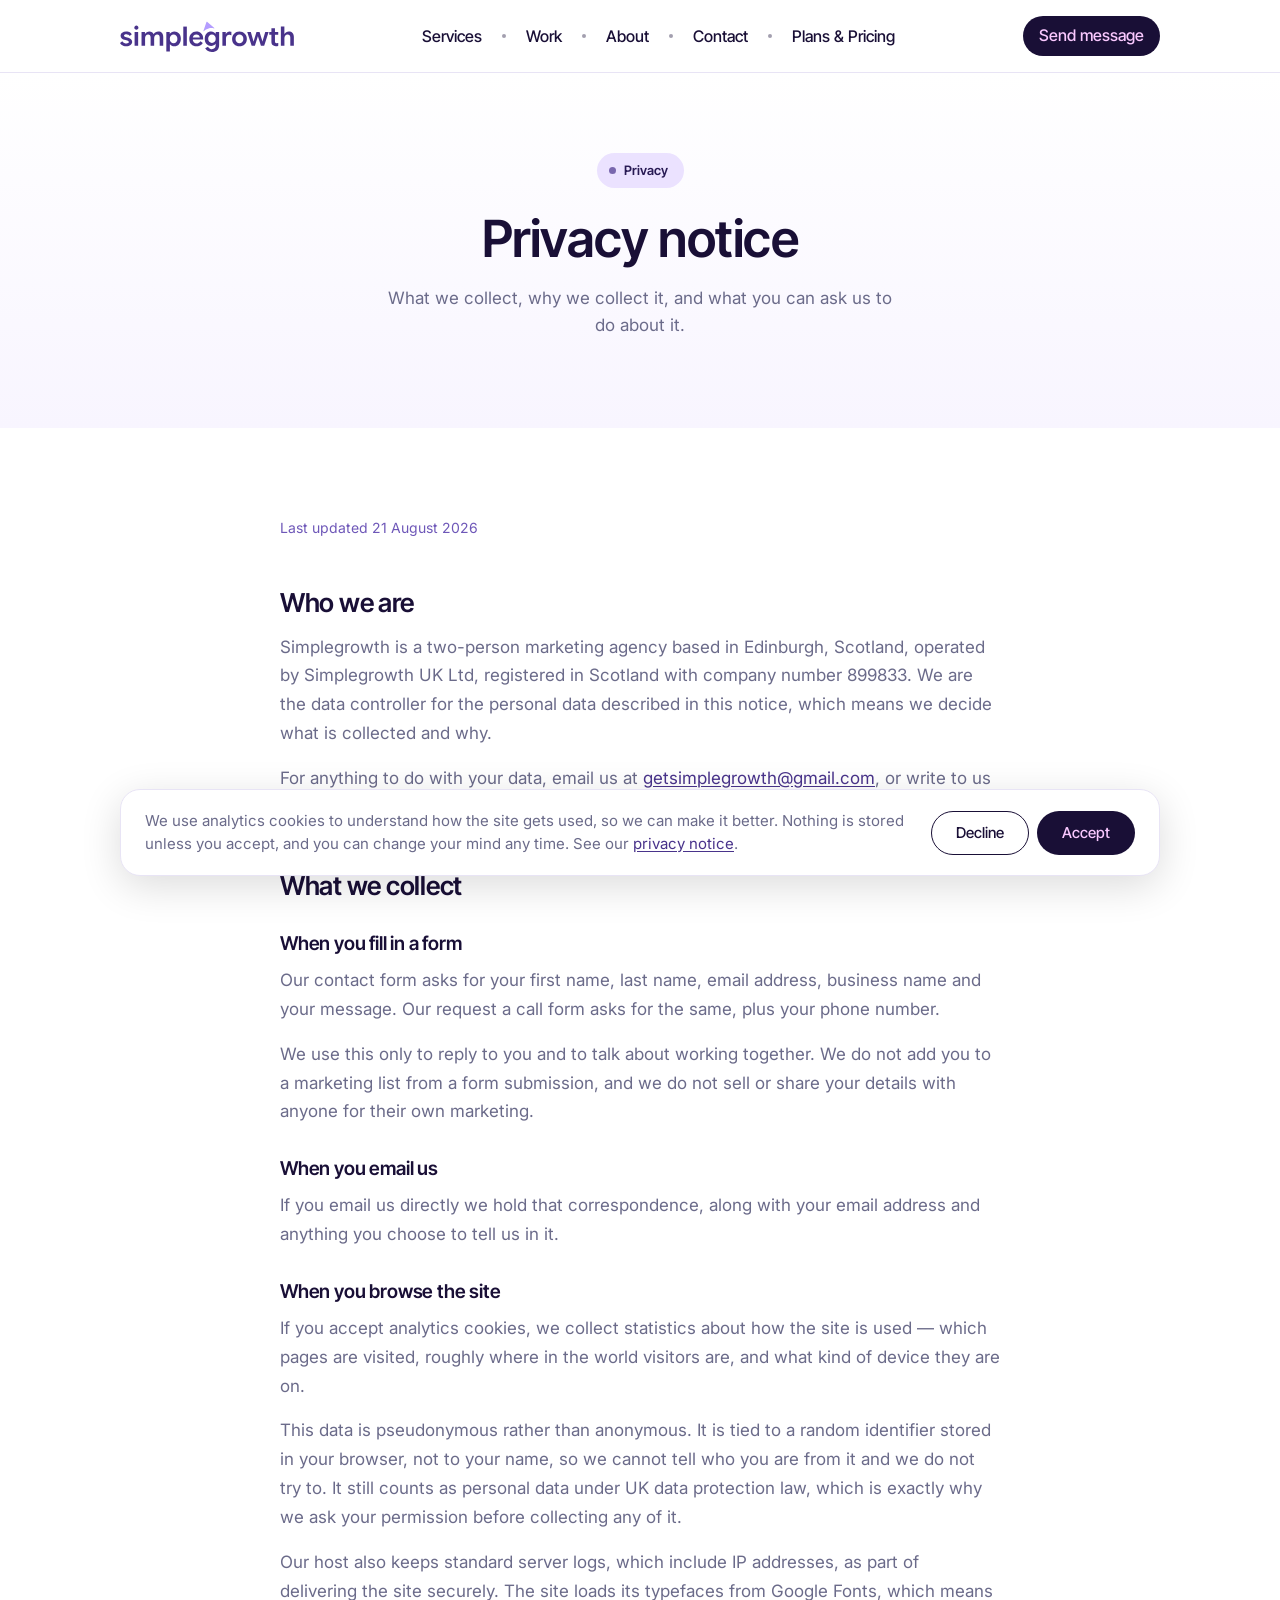
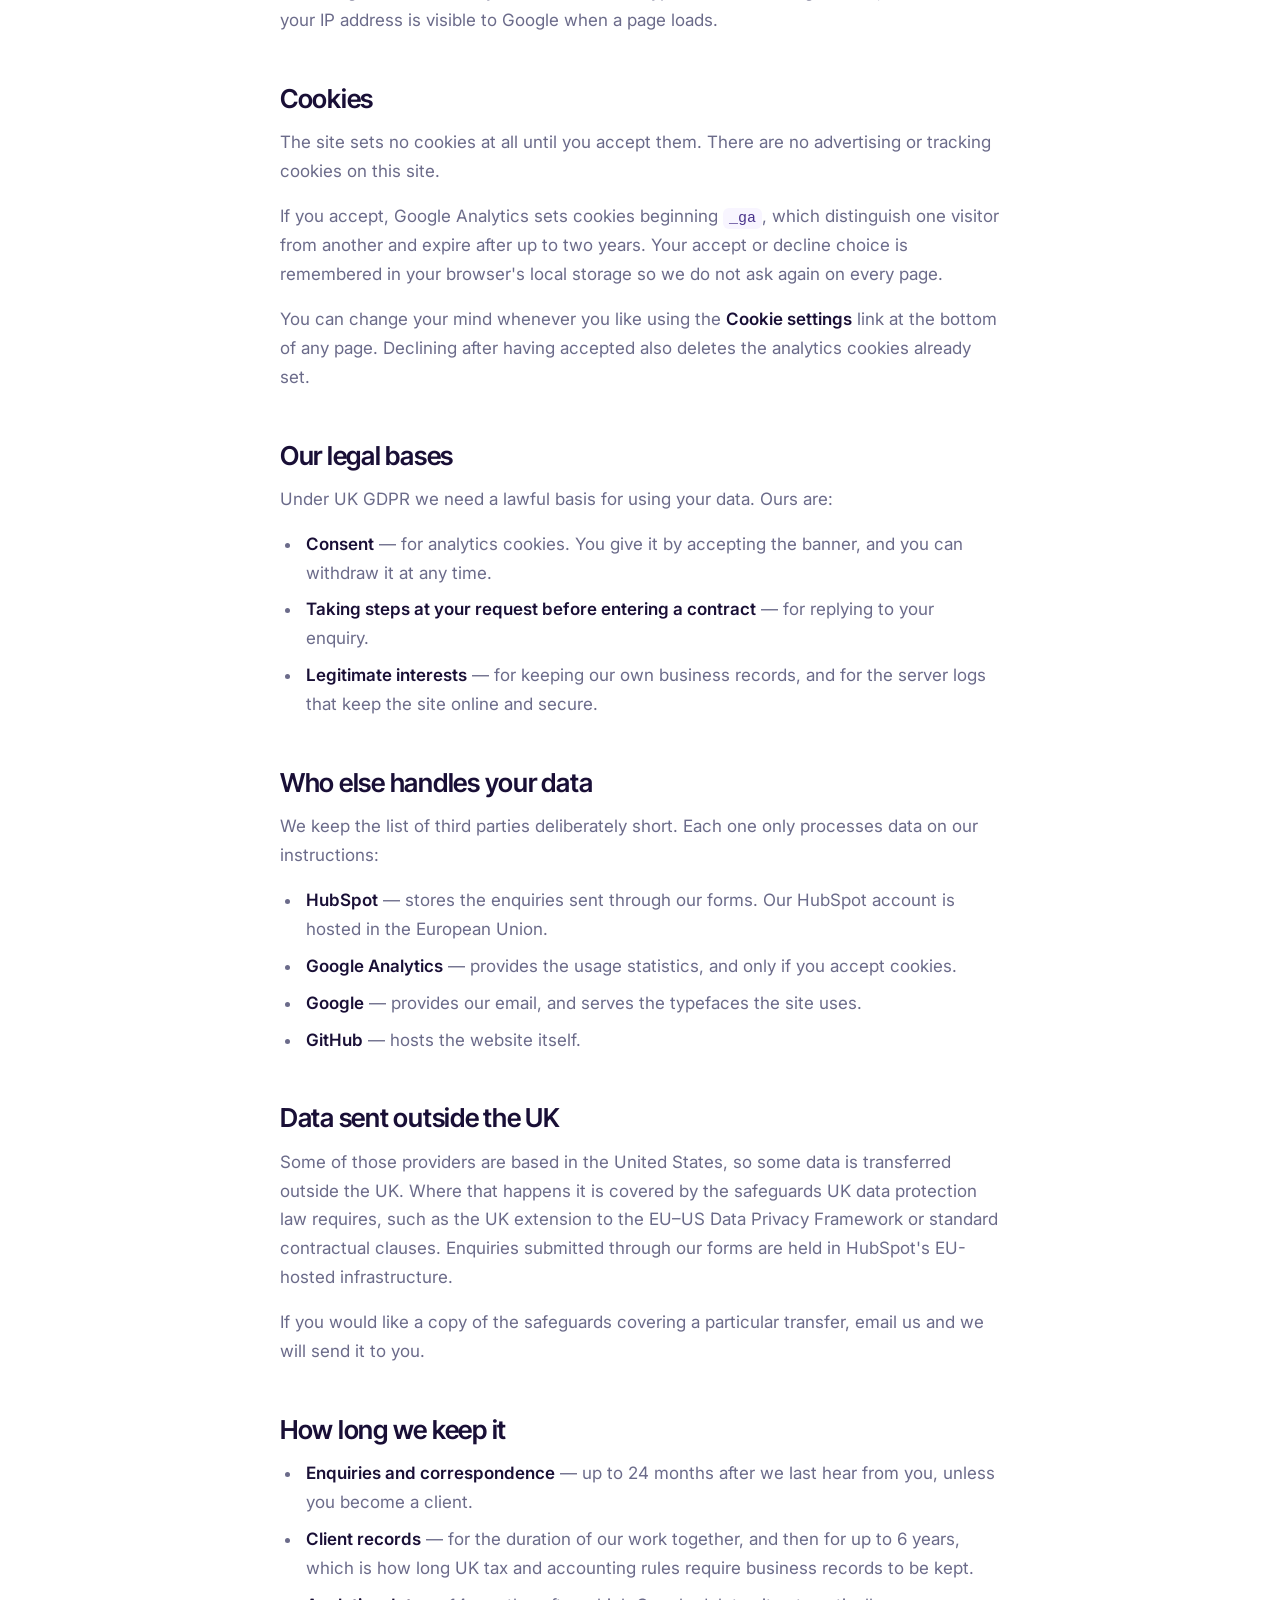
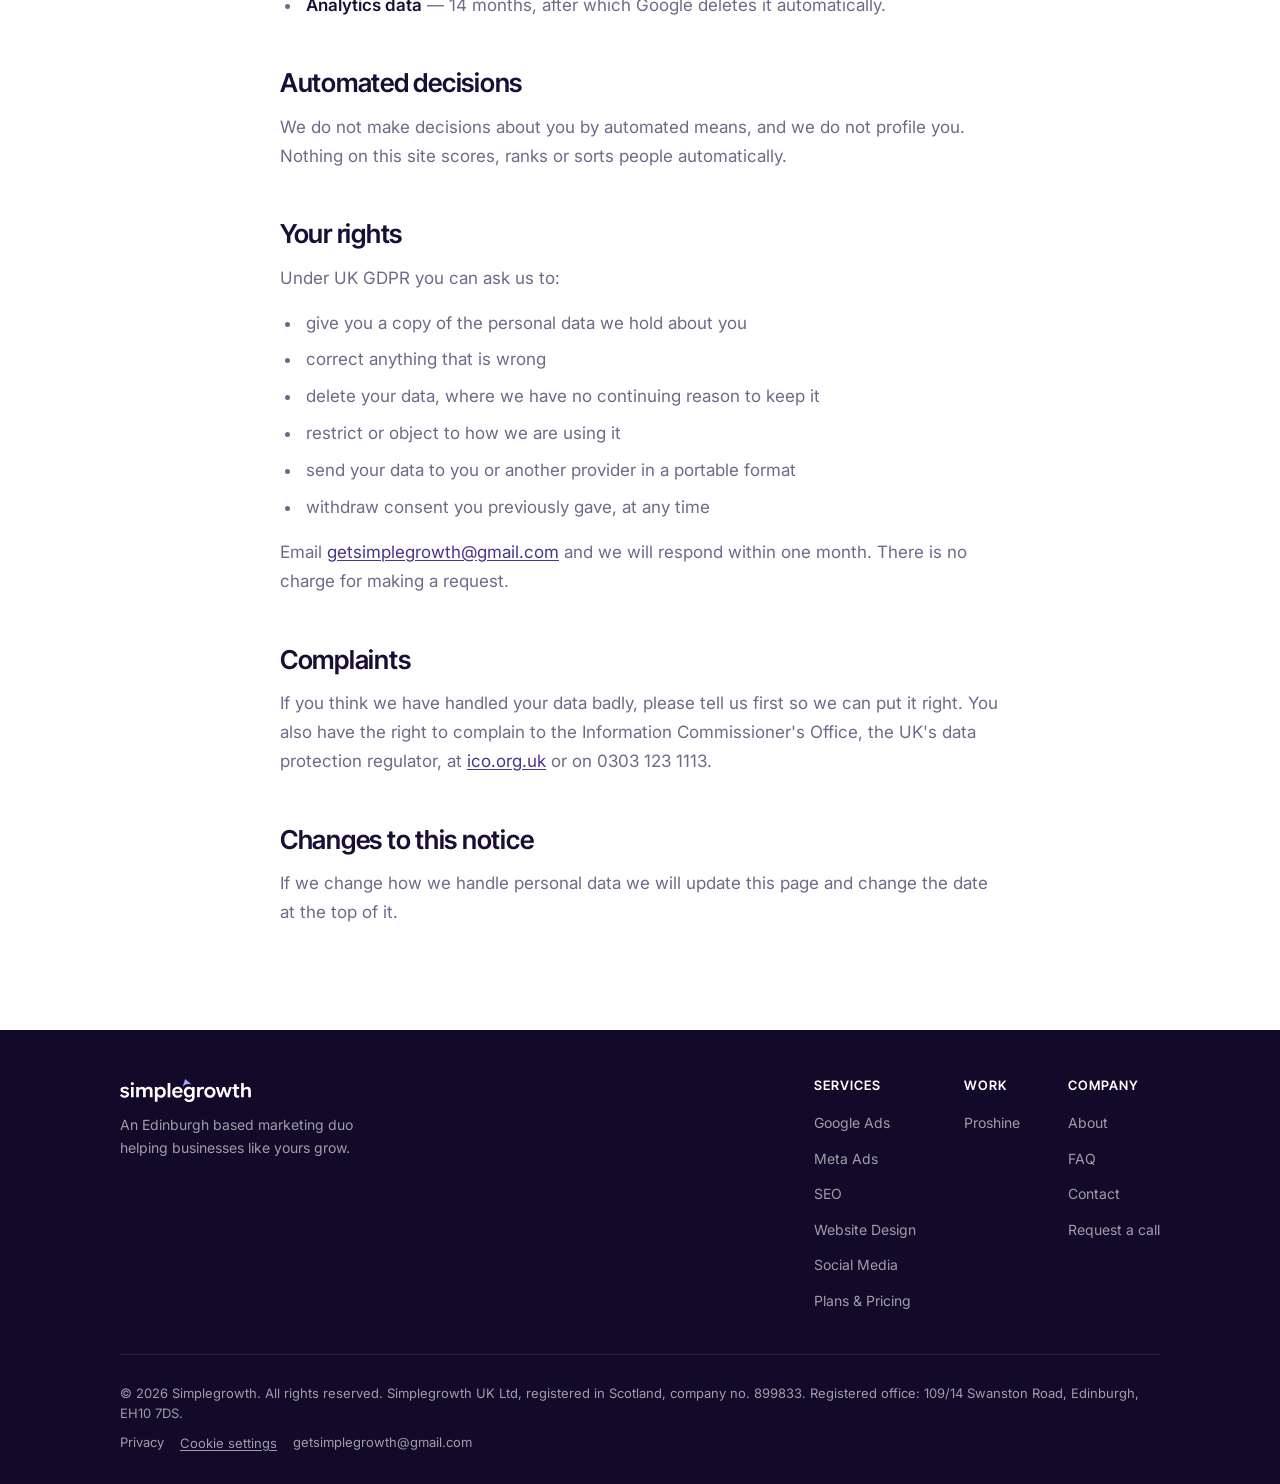
<file: privacy.html>
<!DOCTYPE html>
<html lang="en-GB">
<head>
  <meta charset="UTF-8">
  <meta name="viewport" content="width=device-width, initial-scale=1.0">
  <title>Privacy Notice | Simplegrowth</title>
  <meta name="description" content="How Simplegrowth collects, uses and protects your personal data — enquiry forms, analytics cookies, who we share data with, and your rights under UK GDPR.">
  <link rel="canonical" href="https://simplegrowth.agency/privacy">
  <link rel="icon" href="images/favicon.svg" type="image/svg+xml">
  <meta name="robots" content="index, follow">
  <meta property="og:type" content="website">
  <meta property="og:site_name" content="Simplegrowth">
  <meta property="og:locale" content="en_GB">
  <meta property="og:url" content="https://simplegrowth.agency/privacy">
  <meta property="og:title" content="Privacy Notice | Simplegrowth">
  <meta property="og:description" content="How Simplegrowth collects, uses and protects your personal data — enquiry forms, analytics cookies, who we share data with, and your rights under UK GDPR.">
  <meta property="og:image" content="https://simplegrowth.agency/images/og_homepage.png">
  <meta name="twitter:card" content="summary_large_image">
  <link rel="preconnect" href="https://fonts.googleapis.com">
  <link rel="preconnect" href="https://fonts.gstatic.com" crossorigin>
  <link href="https://fonts.googleapis.com/css2?family=Inter:ital,wght@0,400;0,500;0,600;1,400&family=Inter+Tight:ital,wght@0,300;0,400;0,500;0,600;0,700;1,300;1,400;1,500&display=swap" rel="stylesheet">
  <link rel="stylesheet" href="css/style.css?v=20260830h">
  <script src="js/analytics.js?v=20260825b" defer></script>
</head>
<body>

<!-- HEADER -->
<header class="site-header site-header--solid">
  <div class="site-header-inner">
    <a class="site-logo" href="/">
      <img src="logo/purple.svg" alt="Simplegrowth" width="174" height="32">
    </a>
    <ul class="nav-links only-desktop">
      <li><a href="/services">Services</a></li>
      <li aria-hidden="true" class="nav-dot"></li>
      <li><a href="/work">Work</a></li>
      <li aria-hidden="true" class="nav-dot"></li>
      <li><a href="/about">About</a></li>
      <li aria-hidden="true" class="nav-dot"></li>
      <li><a href="/contact">Contact</a></li>
      <li aria-hidden="true" class="nav-dot"></li>
      <li><a href="/pricing">Plans &amp; Pricing</a></li>
    </ul>
    <a href="/contact" class="btn-header only-desktop">Send message</a>
    <button type="button" class="mobile-menu-toggle" aria-expanded="false" aria-controls="mobile-menu-panel">
      Menu
      <svg width="24" height="24" viewBox="0 0 24 24" fill="none" aria-hidden="true">
        <path d="M18 15L12 9L6 15" stroke="currentColor" stroke-width="2" stroke-linecap="round" stroke-linejoin="round"/>
      </svg>
    </button>
  </div>
  <div class="mobile-menu-panel" id="mobile-menu-panel" hidden>
    <ul class="mobile-menu-links">
      <li><a href="/">Home</a></li>
      <li><a href="/services">Services</a></li>
      <li><a href="/work">Work</a></li>
      <li><a href="/contact">Contact</a></li>
      <li><a href="/about">About</a></li>
      <li><a href="/pricing">Plans &amp; Pricing</a></li>
    </ul>
    <div class="mobile-menu-actions">
      <a href="/contact" class="mobile-menu-btn--dark">Send message</a>
      <a href="/request-a-call" class="mobile-menu-btn--outline">Request a call</a>
    </div>
  </div>
</header>

<!-- PAGE HEADER -->
<section class="page-header">
  <div class="badge tone-lavender reveal"><span class="dot"></span>Privacy</div>
  <h1 class="reveal">Privacy notice</h1>
  <p class="reveal">What we collect, why we collect it, and what you can ask us to do about it.</p>
</section>

<!-- NOTICE -->
<section class="page-section">
  <div class="container">
    <!-- Deliberately not .reveal: the notice is one tall block, and the
         reveal observer's 0.15 threshold can never be met by an element
         taller than ~6.6x the viewport — which would leave the whole thing
         invisible on short screens. Legal copy shouldn't need JS to be read. -->
    <div class="legal-content">

      <p class="legal-meta">Last updated 21 August 2026</p>

      <h2>Who we are</h2>
      <p>Simplegrowth is a two-person marketing agency based in Edinburgh, Scotland, operated by Simplegrowth UK Ltd, registered in Scotland with company number 899833. We are the data controller for the personal data described in this notice, which means we decide what is collected and why.</p>
      <p>For anything to do with your data, email us at <a href="mailto:getsimplegrowth@gmail.com">getsimplegrowth@gmail.com</a>, or write to us at our registered office: 109/14 Swanston Road, Edinburgh, EH10 7DS, United Kingdom.</p>

      <h2>What we collect</h2>

      <h3>When you fill in a form</h3>
      <p>Our contact form asks for your first name, last name, email address, business name and your message. Our request a call form asks for the same, plus your phone number.</p>
      <p>We use this only to reply to you and to talk about working together. We do not add you to a marketing list from a form submission, and we do not sell or share your details with anyone for their own marketing.</p>

      <h3>When you email us</h3>
      <p>If you email us directly we hold that correspondence, along with your email address and anything you choose to tell us in it.</p>

      <h3>When you browse the site</h3>
      <p>If you accept analytics cookies, we collect statistics about how the site is used — which pages are visited, roughly where in the world visitors are, and what kind of device they are on.</p>
      <p>This data is pseudonymous rather than anonymous. It is tied to a random identifier stored in your browser, not to your name, so we cannot tell who you are from it and we do not try to. It still counts as personal data under UK data protection law, which is exactly why we ask your permission before collecting any of it.</p>
      <p>Our host also keeps standard server logs, which include IP addresses, as part of delivering the site securely. The site loads its typefaces from Google Fonts, which means your IP address is visible to Google when a page loads.</p>

      <h2>Cookies</h2>
      <p>The site sets no cookies at all until you accept them. There are no advertising or tracking cookies on this site.</p>
      <p>If you accept, Google Analytics sets cookies beginning <code>_ga</code>, which distinguish one visitor from another and expire after up to two years. Your accept or decline choice is remembered in your browser's local storage so we do not ask again on every page.</p>
      <p>You can change your mind whenever you like using the <strong>Cookie settings</strong> link at the bottom of any page. Declining after having accepted also deletes the analytics cookies already set.</p>

      <h2>Our legal bases</h2>
      <p>Under UK GDPR we need a lawful basis for using your data. Ours are:</p>
      <ul>
        <li><strong>Consent</strong> — for analytics cookies. You give it by accepting the banner, and you can withdraw it at any time.</li>
        <li><strong>Taking steps at your request before entering a contract</strong> — for replying to your enquiry.</li>
        <li><strong>Legitimate interests</strong> — for keeping our own business records, and for the server logs that keep the site online and secure.</li>
      </ul>

      <h2>Who else handles your data</h2>
      <p>We keep the list of third parties deliberately short. Each one only processes data on our instructions:</p>
      <ul>
        <li><strong>HubSpot</strong> — stores the enquiries sent through our forms. Our HubSpot account is hosted in the European Union.</li>
        <li><strong>Google Analytics</strong> — provides the usage statistics, and only if you accept cookies.</li>
        <li><strong>Google</strong> — provides our email, and serves the typefaces the site uses.</li>
        <li><strong>GitHub</strong> — hosts the website itself.</li>
      </ul>

      <h2>Data sent outside the UK</h2>
      <p>Some of those providers are based in the United States, so some data is transferred outside the UK. Where that happens it is covered by the safeguards UK data protection law requires, such as the UK extension to the EU–US Data Privacy Framework or standard contractual clauses. Enquiries submitted through our forms are held in HubSpot's EU-hosted infrastructure.</p>
      <p>If you would like a copy of the safeguards covering a particular transfer, email us and we will send it to you.</p>

      <h2>How long we keep it</h2>
      <ul>
        <li><strong>Enquiries and correspondence</strong> — up to 24 months after we last hear from you, unless you become a client.</li>
        <li><strong>Client records</strong> — for the duration of our work together, and then for up to 6 years, which is how long UK tax and accounting rules require business records to be kept.</li>
        <li><strong>Analytics data</strong> — 14 months, after which Google deletes it automatically.</li>
      </ul>

      <h2>Automated decisions</h2>
      <p>We do not make decisions about you by automated means, and we do not profile you. Nothing on this site scores, ranks or sorts people automatically.</p>

      <h2>Your rights</h2>
      <p>Under UK GDPR you can ask us to:</p>
      <ul>
        <li>give you a copy of the personal data we hold about you</li>
        <li>correct anything that is wrong</li>
        <li>delete your data, where we have no continuing reason to keep it</li>
        <li>restrict or object to how we are using it</li>
        <li>send your data to you or another provider in a portable format</li>
        <li>withdraw consent you previously gave, at any time</li>
      </ul>
      <p>Email <a href="mailto:getsimplegrowth@gmail.com">getsimplegrowth@gmail.com</a> and we will respond within one month. There is no charge for making a request.</p>

      <h2>Complaints</h2>
      <p>If you think we have handled your data badly, please tell us first so we can put it right. You also have the right to complain to the Information Commissioner's Office, the UK's data protection regulator, at <a href="https://ico.org.uk" rel="noopener noreferrer" target="_blank">ico.org.uk</a> or on 0303 123 1113.</p>

      <h2>Changes to this notice</h2>
      <p>If we change how we handle personal data we will update this page and change the date at the top of it.</p>

    </div>
  </div>
</section>

<!-- FOOTER -->
<footer>
  <div class="footer-inner">
    <div class="footer-top">
      <div class="footer-brand">
        <img src="logo/simple_white.svg" alt="Simplegrowth">
        <p>An Edinburgh based marketing duo helping businesses like yours grow.</p>
      </div>
      <div class="footer-links">
        <div class="footer-col">
          <h4>Services</h4>
          <ul>
            <li><a href="/services">Google Ads</a></li>
            <li><a href="/services">Meta Ads</a></li>
            <li><a href="/services">SEO</a></li>
            <li><a href="/services">Website Design</a></li>
            <li><a href="/services#social-media">Social Media</a></li>
            <li><a href="/pricing">Plans &amp; Pricing</a></li>
          </ul>
        </div>
        <div class="footer-col">
          <h4>Work</h4>
          <ul>
            <li><a href="/work/proshine">Proshine</a></li>
          </ul>
        </div>
        <div class="footer-col">
          <h4>Company</h4>
          <ul>
            <li><a href="/about">About</a></li>
            <li><a href="/#faq">FAQ</a></li>
            <li><a href="/contact">Contact</a></li>
            <li><a href="/request-a-call">Request a call</a></li>
          </ul>
        </div>
      </div>
    </div>
    <div class="footer-bottom">
      <span>&copy; 2026 Simplegrowth. All rights reserved. Simplegrowth UK Ltd, registered in Scotland, company no. 899833. Registered office: 109/14 Swanston Road, Edinburgh, EH10 7DS.</span>
      <span class="footer-bottom-links">
        <a href="/privacy">Privacy</a>
        <button type="button" class="footer-cookie-link" data-cookie-settings>Cookie settings</button>
        <a href="mailto:getsimplegrowth@gmail.com">getsimplegrowth@gmail.com</a>
      </span>
    </div>
  </div>
</footer>

<div class="mobile-cta-bar">
  <a href="/contact" class="mobile-cta-btn mobile-cta-btn--dark">Book free review</a>
  <a href="https://wa.me/447522324810" class="mobile-cta-btn mobile-cta-btn--whatsapp" target="_blank" rel="noopener">
    <svg viewBox="0 0 16 16" fill="currentColor" aria-hidden="true"><path d="M13.601 2.326A7.85 7.85 0 0 0 7.994 0C3.627 0 .068 3.558.064 7.926c0 1.399.366 2.76 1.057 3.965L0 16l4.204-1.102a7.9 7.9 0 0 0 3.79.965h.004c4.368 0 7.926-3.558 7.93-7.93A7.9 7.9 0 0 0 13.6 2.326zM7.994 14.521a6.6 6.6 0 0 1-3.356-.92l-.24-.144-2.494.654.666-2.433-.156-.251a6.56 6.56 0 0 1-1.007-3.505c0-3.626 2.957-6.584 6.591-6.584a6.56 6.56 0 0 1 4.66 1.931 6.56 6.56 0 0 1 1.928 4.66c-.004 3.639-2.961 6.592-6.592 6.592m3.615-4.934c-.197-.099-1.17-.578-1.353-.646-.182-.065-.315-.099-.445.099-.133.197-.513.646-.627.775-.114.133-.232.148-.43.05-.197-.1-.836-.308-1.592-.985-.59-.525-.985-1.175-1.103-1.372-.114-.198-.011-.304.088-.403.087-.088.197-.232.296-.346.1-.114.133-.198.198-.33.065-.134.034-.248-.015-.347-.05-.099-.445-1.076-.612-1.47-.16-.389-.323-.335-.445-.34-.114-.007-.247-.007-.38-.007a.73.73 0 0 0-.529.247c-.182.198-.691.677-.691 1.654s.71 1.916.81 2.049c.098.133 1.394 2.132 3.383 2.992.47.205.84.326 1.129.418.475.152.904.129 1.246.08.38-.058 1.171-.48 1.338-.943.164-.464.164-.86.114-.943-.049-.084-.182-.133-.38-.232"/></svg>
    WhatsApp
  </a>
</div>

<script src="js/main.js?v=20260830e"></script>
</body>
</html>
</file>
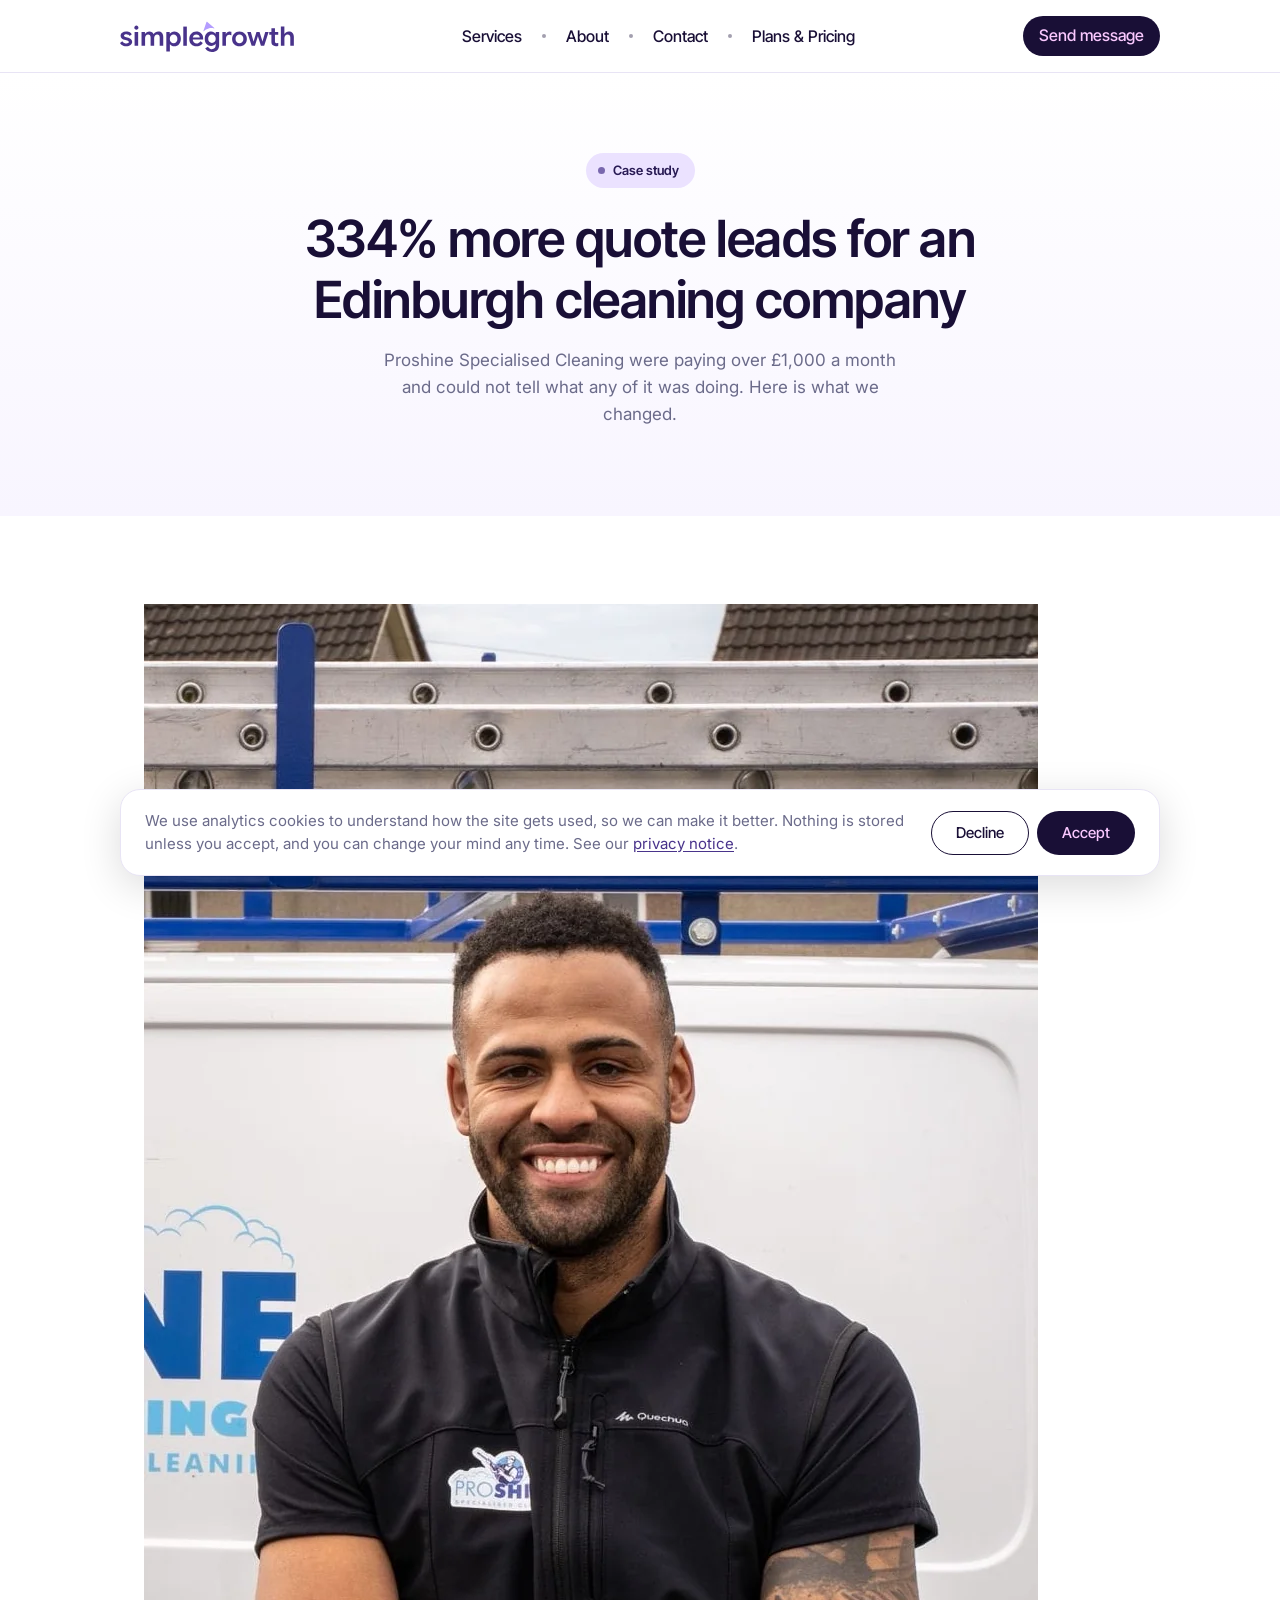
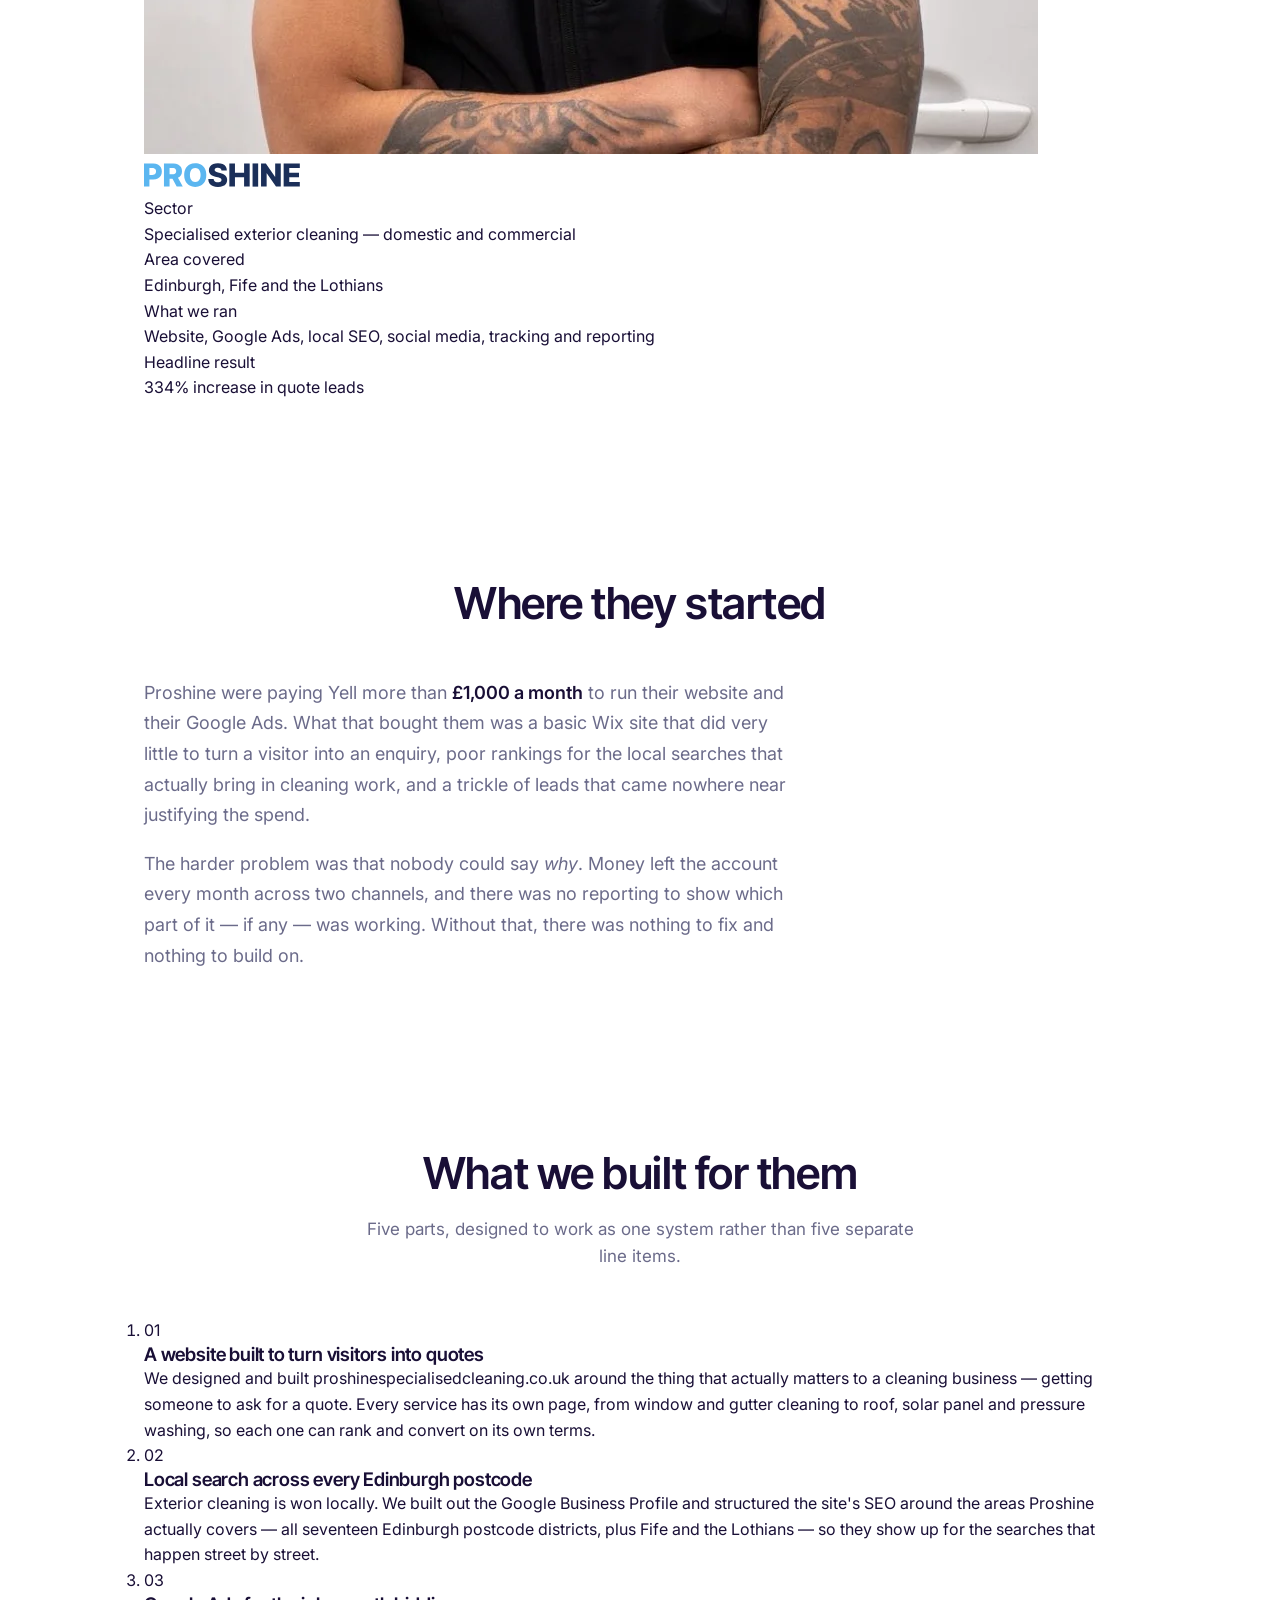
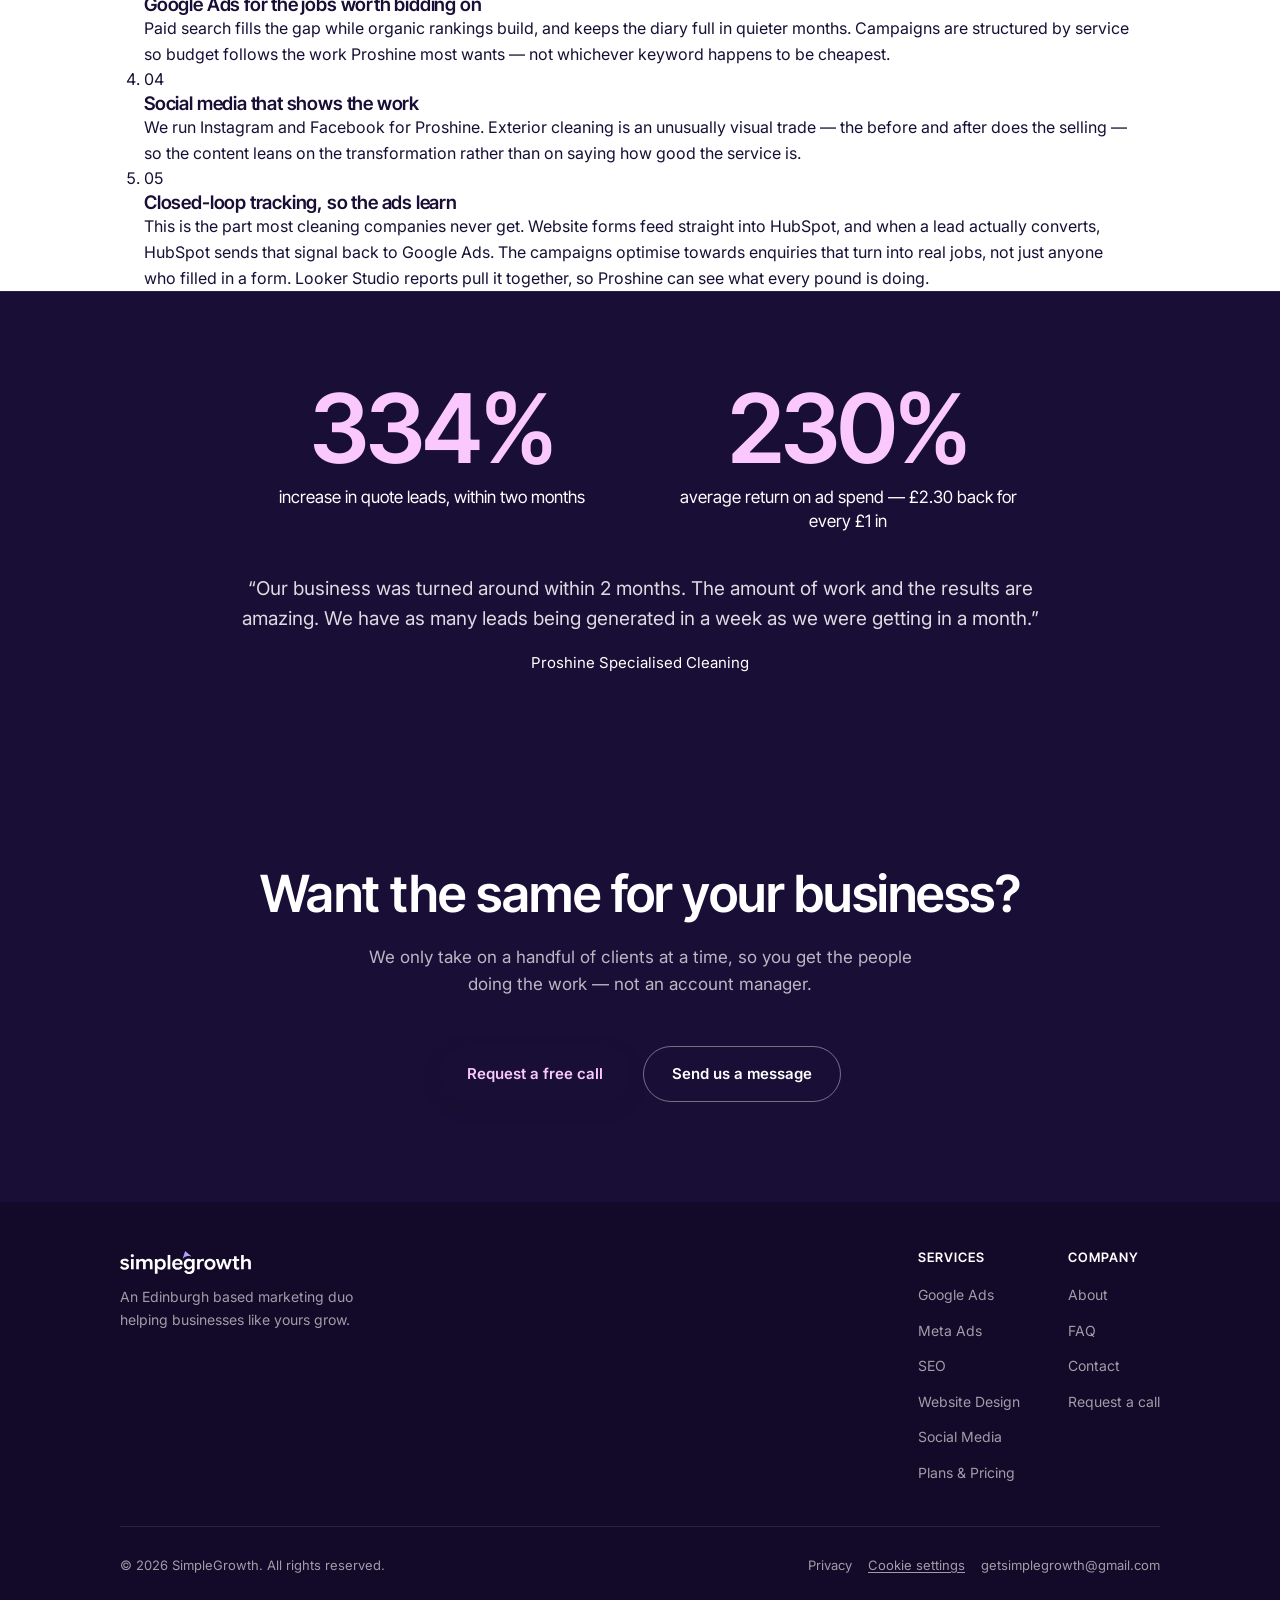
<file: proshine-case-study.html>
<!DOCTYPE html>
<html lang="en-GB">
<head>
  <meta charset="UTF-8">
  <meta name="viewport" content="width=device-width, initial-scale=1.0">
  <title>Proshine Case Study — 334% More Quote Leads | SimpleGrowth</title>
  <meta name="description" content="How SimpleGrowth grew quote leads by 334% for Proshine Specialised Cleaning in Edinburgh — website, Google Ads, local SEO, social media and closed-loop HubSpot tracking.">
  <link rel="canonical" href="https://simplegrowth.agency/proshine-case-study">
  <link rel="icon" href="images/favicon.svg" type="image/svg+xml">
  <meta property="og:type" content="article">
  <meta property="og:site_name" content="SimpleGrowth">
  <meta property="og:locale" content="en_GB">
  <meta property="og:url" content="https://simplegrowth.agency/proshine-case-study">
  <meta property="og:title" content="Proshine Case Study — 334% More Quote Leads | SimpleGrowth">
  <meta property="og:description" content="How SimpleGrowth grew quote leads by 334% for Proshine Specialised Cleaning in Edinburgh — website, Google Ads, local SEO, social media and closed-loop HubSpot tracking.">
  <meta property="og:image" content="https://simplegrowth.agency/images/og_homepage.png">
  <meta name="twitter:card" content="summary_large_image">
  <link rel="preconnect" href="https://fonts.googleapis.com">
  <link rel="preconnect" href="https://fonts.gstatic.com" crossorigin>
  <link href="https://fonts.googleapis.com/css2?family=Inter:ital,wght@0,400;0,500;0,600;1,400&family=Inter+Tight:ital,wght@0,300;0,400;0,500;0,600;0,700;1,300;1,400;1,500&display=swap" rel="stylesheet">
  <link rel="stylesheet" href="css/style.css">
  <script src="js/analytics.js" defer></script>
</head>
<body>

<!-- HEADER -->
<header class="site-header site-header--solid">
  <div class="site-header-inner">
    <a class="site-logo" href="/">
      <img src="logo/purple.svg" alt="SimpleGrowth" width="174" height="32">
    </a>
    <ul class="nav-links only-desktop">
      <li><a href="/services">Services</a></li>
      <li aria-hidden="true" class="nav-dot"></li>
      <li><a href="/about">About</a></li>
      <li aria-hidden="true" class="nav-dot"></li>
      <li><a href="/contact">Contact</a></li>
      <li aria-hidden="true" class="nav-dot"></li>
      <li><a href="/pricing">Plans &amp; Pricing</a></li>
    </ul>
    <a href="/contact" class="btn-header only-desktop">Send message</a>
    <button type="button" class="mobile-menu-toggle" aria-expanded="false" aria-controls="mobile-menu-panel">
      Menu
      <svg width="24" height="24" viewBox="0 0 24 24" fill="none" aria-hidden="true">
        <path d="M18 15L12 9L6 15" stroke="currentColor" stroke-width="2" stroke-linecap="round" stroke-linejoin="round"/>
      </svg>
    </button>
  </div>
  <div class="mobile-menu-panel" id="mobile-menu-panel" hidden>
    <ul class="mobile-menu-links">
      <li><a href="/">Home</a></li>
      <li><a href="/services">Services</a></li>
      <li><a href="/contact">Contact</a></li>
      <li><a href="/about">About</a></li>
      <li><a href="/pricing">Plans &amp; Pricing</a></li>
    </ul>
    <div class="mobile-menu-actions">
      <a href="/contact" class="mobile-menu-btn--dark">Send message</a>
      <a href="/request-a-call" class="mobile-menu-btn--outline">Request a call</a>
    </div>
  </div>
</header>

<!-- PAGE HEADER -->
<section class="page-header">
  <div class="badge tone-lavender reveal"><span class="dot"></span>Case study</div>
  <h1 class="reveal">334% more quote leads for an Edinburgh cleaning company</h1>
  <p class="reveal">Proshine Specialised Cleaning were paying over &pound;1,000 a month and could not tell what any of it was doing. Here is what we changed.</p>
</section>

<!-- HERO IMAGE + AT A GLANCE -->
<section class="page-section case-intro">
  <div class="container">
    <div class="case-hero reveal">
      <img src="images/testimonial-proshine.webp" alt="The Proshine Specialised Cleaning team" width="894" height="1150" loading="eager">
    </div>

    <div class="case-glance reveal">
      <img class="case-glance-logo" src="images/logos/proshine_logo.svg" alt="Proshine Specialised Cleaning" width="157" height="42">
      <dl class="case-glance-facts">
        <div>
          <dt>Sector</dt>
          <dd>Specialised exterior cleaning — domestic and commercial</dd>
        </div>
        <div>
          <dt>Area covered</dt>
          <dd>Edinburgh, Fife and the Lothians</dd>
        </div>
        <div>
          <dt>What we ran</dt>
          <dd>Website, Google Ads, local SEO, social media, tracking and reporting</dd>
        </div>
        <div>
          <dt>Headline result</dt>
          <dd>334% increase in quote leads</dd>
        </div>
      </dl>
    </div>
  </div>
</section>

<!-- THE CHALLENGE -->
<section class="page-section case-challenge">
  <div class="container">
    <div class="section-head centred reveal">
      <h2 class="section-title">Where they started</h2>
    </div>
    <div class="case-challenge-body reveal">
      <p>Proshine were paying Yell more than <strong>&pound;1,000 a month</strong> to run their website and their Google Ads. What that bought them was a basic Wix site that did very little to turn a visitor into an enquiry, poor rankings for the local searches that actually bring in cleaning work, and a trickle of leads that came nowhere near justifying the spend.</p>
      <p>The harder problem was that nobody could say <em>why</em>. Money left the account every month across two channels, and there was no reporting to show which part of it — if any — was working. Without that, there was nothing to fix and nothing to build on.</p>
    </div>
  </div>
</section>

<!-- WHAT WE DID -->
<section class="page-section case-work">
  <div class="container">
    <div class="section-head centred reveal">
      <h2 class="section-title">What we built for them</h2>
      <p class="section-sub">Five parts, designed to work as one system rather than five separate line items.</p>
    </div>

    <ol class="case-steps">
      <li class="case-step reveal">
        <span class="case-step-num">01</span>
        <div>
          <h3>A website built to turn visitors into quotes</h3>
          <p>We designed and built <a href="https://proshinespecialisedcleaning.co.uk" rel="noopener noreferrer" target="_blank">proshinespecialisedcleaning.co.uk</a> around the thing that actually matters to a cleaning business — getting someone to ask for a quote. Every service has its own page, from window and gutter cleaning to roof, solar panel and pressure washing, so each one can rank and convert on its own terms.</p>
        </div>
      </li>
      <li class="case-step reveal">
        <span class="case-step-num">02</span>
        <div>
          <h3>Local search across every Edinburgh postcode</h3>
          <p>Exterior cleaning is won locally. We built out the Google Business Profile and structured the site's SEO around the areas Proshine actually covers — all seventeen Edinburgh postcode districts, plus Fife and the Lothians — so they show up for the searches that happen street by street.</p>
        </div>
      </li>
      <li class="case-step reveal">
        <span class="case-step-num">03</span>
        <div>
          <h3>Google Ads for the jobs worth bidding on</h3>
          <p>Paid search fills the gap while organic rankings build, and keeps the diary full in quieter months. Campaigns are structured by service so budget follows the work Proshine most wants — not whichever keyword happens to be cheapest.</p>
        </div>
      </li>
      <li class="case-step reveal">
        <span class="case-step-num">04</span>
        <div>
          <h3>Social media that shows the work</h3>
          <p>We run Instagram and Facebook for Proshine. Exterior cleaning is an unusually visual trade — the before and after does the selling — so the content leans on the transformation rather than on saying how good the service is.</p>
        </div>
      </li>
      <li class="case-step reveal">
        <span class="case-step-num">05</span>
        <div>
          <h3>Closed-loop tracking, so the ads learn</h3>
          <p>This is the part most cleaning companies never get. Website forms feed straight into HubSpot, and when a lead actually converts, HubSpot sends that signal back to Google Ads. The campaigns optimise towards enquiries that turn into real jobs, not just anyone who filled in a form. Looker Studio reports pull it together, so Proshine can see what every pound is doing.</p>
        </div>
      </li>
    </ol>
  </div>
</section>

<!-- RESULT -->
<section class="page-section case-result">
  <div class="container">
    <div class="case-result-inner reveal">
      <div class="case-result-stats">
        <div>
          <p class="case-result-stat">334%</p>
          <p class="case-result-label">increase in quote leads, within two months</p>
        </div>
        <div>
          <p class="case-result-stat">230%</p>
          <p class="case-result-label">average return on ad spend — &pound;2.30 back for every &pound;1 in</p>
        </div>
      </div>
      <blockquote class="case-result-quote">
        <p>&ldquo;Our business was turned around within 2 months. The amount of work and the results are amazing. We have as many leads being generated in a week as we were getting in a month.&rdquo;</p>
        <cite>Proshine Specialised Cleaning</cite>
      </blockquote>
    </div>
  </div>
</section>

<!-- CTA -->
<section class="cta">
  <div class="container">
    <div class="section-head centred reveal">
      <h2 class="section-title">Want the same for your business?</h2>
      <p class="section-sub">We only take on a handful of clients at a time, so you get the people doing the work — not an account manager.</p>
    </div>
    <div class="page-header-actions reveal">
      <a href="/request-a-call" class="btn btn-dark">Request a free call</a>
      <a href="/contact" class="btn btn-outline">Send us a message</a>
    </div>
  </div>
</section>

<!-- FOOTER -->
<footer>
  <div class="footer-inner">
    <div class="footer-top">
      <div class="footer-brand">
        <img src="logo/simple_white.svg" alt="SimpleGrowth">
        <p>An Edinburgh based marketing duo helping businesses like yours grow.</p>
      </div>
      <div class="footer-links">
        <div class="footer-col">
          <h4>Services</h4>
          <ul>
            <li><a href="/services">Google Ads</a></li>
            <li><a href="/services">Meta Ads</a></li>
            <li><a href="/services">SEO</a></li>
            <li><a href="/services">Website Design</a></li>
            <li><a href="/services#social-media">Social Media</a></li>
            <li><a href="/pricing">Plans &amp; Pricing</a></li>
          </ul>
        </div>
        <div class="footer-col">
          <h4>Company</h4>
          <ul>
            <li><a href="/about">About</a></li>
            <li><a href="/#faq">FAQ</a></li>
            <li><a href="/contact">Contact</a></li>
            <li><a href="/request-a-call">Request a call</a></li>
          </ul>
        </div>
      </div>
    </div>
    <div class="footer-bottom">
      <span>&copy; 2026 SimpleGrowth. All rights reserved.</span>
      <span class="footer-bottom-links">
        <a href="/privacy">Privacy</a>
        <button type="button" class="footer-cookie-link" data-cookie-settings>Cookie settings</button>
        <a href="mailto:getsimplegrowth@gmail.com">getsimplegrowth@gmail.com</a>
      </span>
    </div>
  </div>
</footer>

<script src="js/main.js"></script>
</body>
</html>
</file>
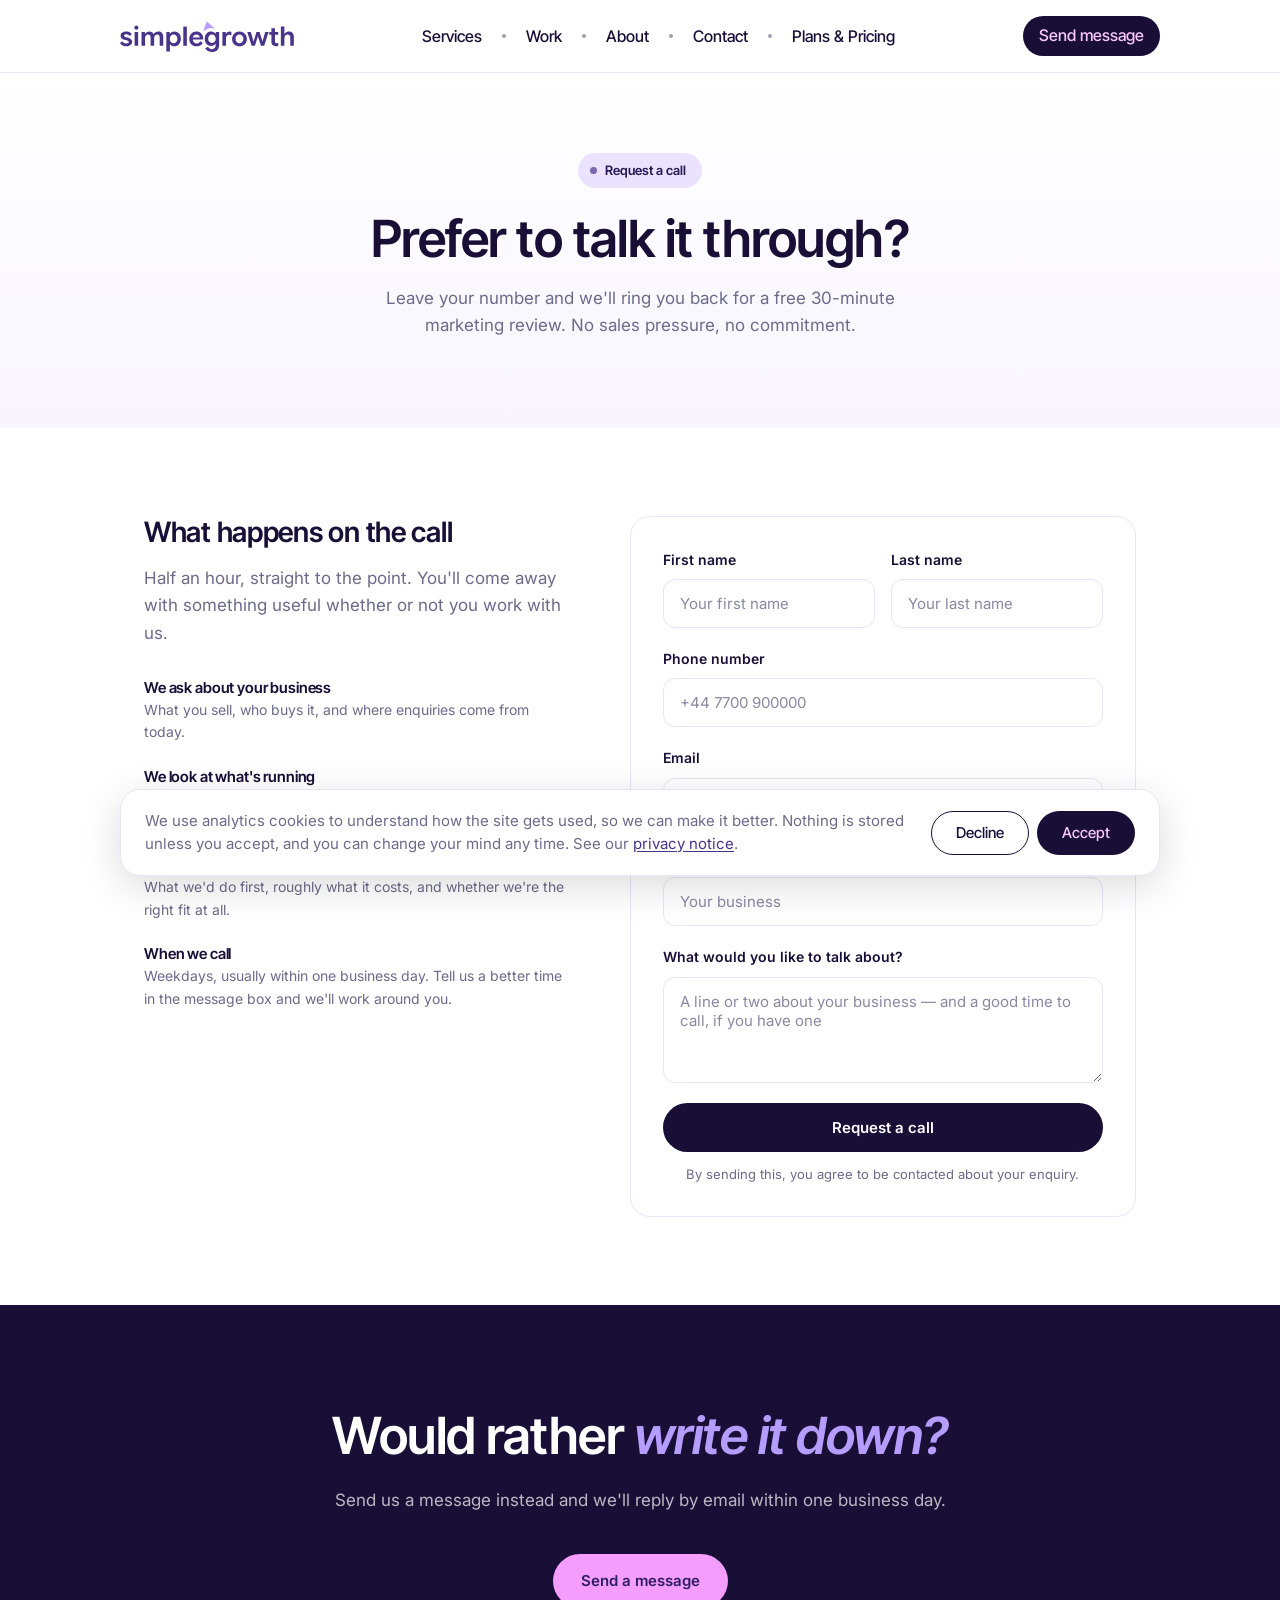
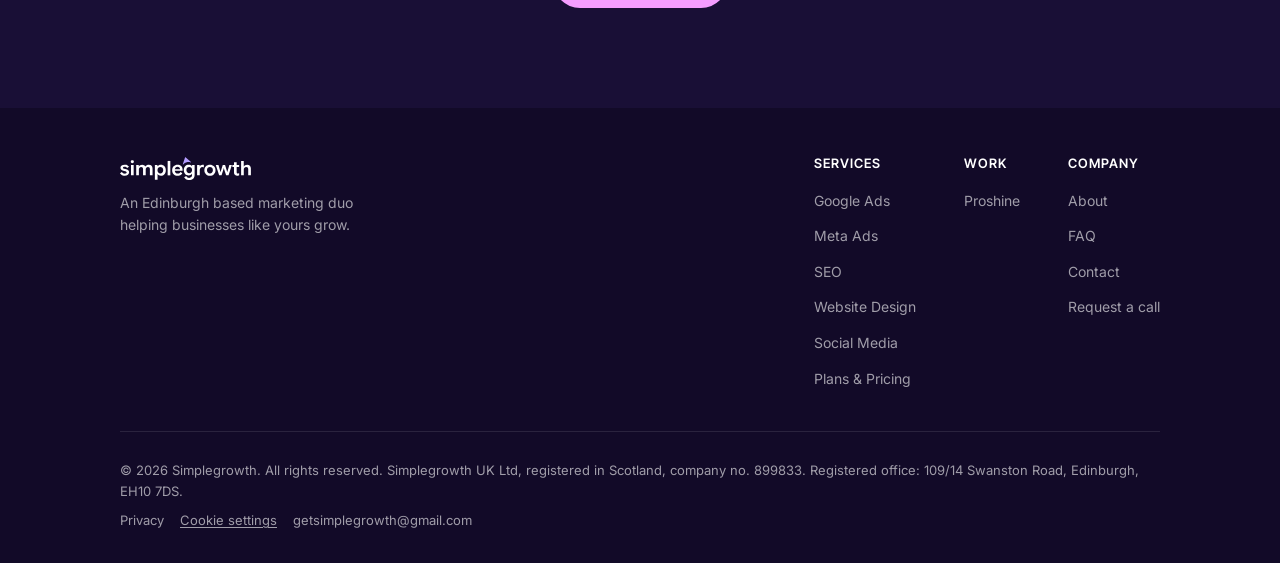
<file: request-a-call.html>
<!DOCTYPE html>
<html lang="en-GB">
<head>
  <meta charset="UTF-8">
  <meta name="viewport" content="width=device-width, initial-scale=1.0">
  <title>Request a Free Marketing Call in Edinburgh | Simplegrowth</title>
  <meta name="description" content="Request a free 30-minute marketing call with Simplegrowth in Edinburgh. Leave your number and Stuart or Lana will call you back. No sales pressure.">
  <link rel="canonical" href="https://simplegrowth.agency/request-a-call">
  <link rel="icon" href="images/favicon.svg" type="image/svg+xml">
  <meta property="og:type" content="website">
  <meta property="og:site_name" content="Simplegrowth">
  <meta property="og:locale" content="en_GB">
  <meta property="og:url" content="https://simplegrowth.agency/request-a-call">
  <meta property="og:title" content="Request a Free Marketing Call in Edinburgh | Simplegrowth">
  <meta property="og:description" content="Request a free 30-minute marketing call with Simplegrowth in Edinburgh. Leave your number and Stuart or Lana will call you back. No sales pressure.">
  <meta property="og:image" content="https://simplegrowth.agency/images/og_homepage.png">
  <meta name="twitter:card" content="summary_large_image">
  <link rel="preconnect" href="https://fonts.googleapis.com">
  <link rel="preconnect" href="https://fonts.gstatic.com" crossorigin>
  <link href="https://fonts.googleapis.com/css2?family=Inter:ital,wght@0,400;0,500;0,600;1,400&family=Inter+Tight:ital,wght@0,300;0,400;0,500;0,600;0,700;1,300;1,400;1,500&display=swap" rel="stylesheet">
  <link rel="stylesheet" href="css/style.css?v=20260830h">
  <script src="js/analytics.js?v=20260825b" defer></script>
</head>
<body>

<!-- HEADER -->
<header class="site-header site-header--solid">
  <div class="site-header-inner">
    <a class="site-logo" href="/">
      <img src="logo/purple.svg" alt="Simplegrowth" width="174" height="32">
    </a>
    <ul class="nav-links only-desktop">
      <li><a href="/services">Services</a></li>
      <li aria-hidden="true" class="nav-dot"></li>
      <li><a href="/work">Work</a></li>
      <li aria-hidden="true" class="nav-dot"></li>
      <li><a href="/about">About</a></li>
      <li aria-hidden="true" class="nav-dot"></li>
      <li><a href="/contact">Contact</a></li>
      <li aria-hidden="true" class="nav-dot"></li>
      <li><a href="/pricing">Plans &amp; Pricing</a></li>
    </ul>
    <a href="/contact" class="btn-header only-desktop">Send message</a>
    <button type="button" class="mobile-menu-toggle" aria-expanded="false" aria-controls="mobile-menu-panel">
      Menu
      <svg width="24" height="24" viewBox="0 0 24 24" fill="none" aria-hidden="true">
        <path d="M18 15L12 9L6 15" stroke="currentColor" stroke-width="2" stroke-linecap="round" stroke-linejoin="round"/>
      </svg>
    </button>
  </div>
  <!-- Mobile header menu — Figma 429:2072. See js/main.js's wireTogglePanel. -->
  <div class="mobile-menu-panel" id="mobile-menu-panel" hidden>
    <ul class="mobile-menu-links">
      <li><a href="/">Home</a></li>
      <li><a href="/services">Services</a></li>
      <li><a href="/work">Work</a></li>
      <li><a href="/contact">Contact</a></li>
      <li><a href="/about">About</a></li>
      <li><a href="/pricing">Plans &amp; Pricing</a></li>
    </ul>
    <div class="mobile-menu-actions">
      <a href="/contact" class="mobile-menu-btn--dark">Send message</a>
      <a href="/request-a-call" class="mobile-menu-btn--outline">Request a call</a>
    </div>
  </div>
</header>

<!-- PAGE HEADER -->
<section class="page-header">
  <div class="badge tone-lavender reveal"><span class="dot"></span>Request a call</div>
  <h1 class="reveal">Prefer to talk it through?</h1>
  <p class="reveal">Leave your number and we'll ring you back for a free 30-minute marketing review. No sales pressure, no commitment.</p>
</section>

<!-- REQUEST A CALL -->
<section class="page-section">
  <div class="container">
    <div class="contact-grid">
      <div class="reveal">
        <h2 class="section-title" style="font-size:28px;">What happens on the call</h2>
        <p class="section-sub">Half an hour, straight to the point. You'll come away with something useful whether or not you work with us.</p>
        <div class="contact-info-list">
          <div class="contact-info-item">
            <div>
              <h4>We ask about your business</h4>
              <p>What you sell, who buys it, and where enquiries come from today.</p>
            </div>
          </div>
          <div class="contact-info-item">
            <div>
              <h4>We look at what's running</h4>
              <p>Your website, your search visibility and any ads already live — and where the gaps are.</p>
            </div>
          </div>
          <div class="contact-info-item">
            <div>
              <h4>You get a straight answer</h4>
              <p>What we'd do first, roughly what it costs, and whether we're the right fit at all.</p>
            </div>
          </div>
          <div class="contact-info-item">
            <div>
              <h4>When we call</h4>
              <p>Weekdays, usually within one business day. Tell us a better time in the message box and we'll work around you.</p>
            </div>
          </div>
        </div>
      </div>

      <!-- Our own markup; submitted to HubSpot's Forms API by js/hubspot-form.js.
           Each input's name= is the HubSpot internal property name and must stay
           in sync with the form definition in HubSpot — rename a field there and
           the submission is rejected until it is renamed here too. Every field on
           this form is required in HubSpot, company included. -->
      <form class="contact-form reveal" id="callback-form"
            data-hs-portal-id="149109126"
            data-hs-form-id="087f0a31-fa3d-44fa-8aff-db2a74d073a5"
            data-hs-region="eu1"
            data-hs-success="Thanks — we've got your number and will call you back within one business day.">
        <div class="form-row">
          <div class="form-field">
            <label for="firstname">First name</label>
            <input type="text" id="firstname" name="firstname" placeholder="Your first name" autocomplete="given-name" required>
          </div>
          <div class="form-field">
            <label for="lastname">Last name</label>
            <input type="text" id="lastname" name="lastname" placeholder="Your last name" autocomplete="family-name" required>
          </div>
        </div>
        <div class="form-field">
          <label for="phone">Phone number</label>
          <input type="tel" id="phone" name="phone" placeholder="+44 7700 900000" autocomplete="tel" inputmode="tel" required>
        </div>
        <div class="form-field">
          <label for="email">Email</label>
          <input type="email" id="email" name="email" placeholder="you@business.com" autocomplete="email" required>
        </div>
        <div class="form-field">
          <label for="company">Business name</label>
          <input type="text" id="company" name="company" placeholder="Your business" autocomplete="organization" required>
        </div>
        <div class="form-field">
          <label for="message">What would you like to talk about?</label>
          <textarea id="message" name="message" rows="4" placeholder="A line or two about your business — and a good time to call, if you have one" required></textarea>
        </div>
        <button type="submit" class="btn btn-primary" style="width:100%;">Request a call</button>
        <p class="form-note">By sending this, you agree to be contacted about your enquiry.</p>
        <p class="form-status" role="status" aria-live="polite" hidden></p>
        <noscript>
          <p class="form-note">This form needs JavaScript to send. You can email us directly at
            <a href="mailto:getsimplegrowth@gmail.com">getsimplegrowth@gmail.com</a>.</p>
        </noscript>
      </form>
    </div>
  </div>
</section>

<!-- CTA -->
<section class="cta">
  <div class="cta-inner reveal">
    <h2>Would rather <em>write it down?</em></h2>
    <p>Send us a message instead and we'll reply by email within one business day.</p>
    <a href="/contact" class="btn btn-pink">Send a message</a>
  </div>
</section>

<!-- FOOTER -->
<footer>
  <div class="footer-inner">
    <div class="footer-top">
      <div class="footer-brand">
        <img src="logo/simple_white.svg" alt="Simplegrowth">
        <p>An Edinburgh based marketing duo helping businesses like yours grow.</p>
      </div>
      <div class="footer-links">
        <div class="footer-col">
          <h4>Services</h4>
          <ul>
            <li><a href="/services">Google Ads</a></li>
            <li><a href="/services">Meta Ads</a></li>
            <li><a href="/services">SEO</a></li>
            <li><a href="/services">Website Design</a></li>
            <li><a href="/services#social-media">Social Media</a></li>
            <li><a href="/pricing">Plans &amp; Pricing</a></li>
          </ul>
        </div>
        <div class="footer-col">
          <h4>Work</h4>
          <ul>
            <li><a href="/work/proshine">Proshine</a></li>
          </ul>
        </div>
        <div class="footer-col">
          <h4>Company</h4>
          <ul>
            <li><a href="/about">About</a></li>
            <li><a href="/#faq">FAQ</a></li>
            <li><a href="/contact">Contact</a></li>
            <li><a href="/request-a-call">Request a call</a></li>
          </ul>
        </div>
      </div>
    </div>
    <div class="footer-bottom">
      <span>&copy; 2026 Simplegrowth. All rights reserved. Simplegrowth UK Ltd, registered in Scotland, company no. 899833. Registered office: 109/14 Swanston Road, Edinburgh, EH10 7DS.</span>
      <span class="footer-bottom-links">
        <a href="/privacy">Privacy</a>
        <button type="button" class="footer-cookie-link" data-cookie-settings>Cookie settings</button>
        <a href="mailto:getsimplegrowth@gmail.com">getsimplegrowth@gmail.com</a>
      </span>
    </div>
  </div>
</footer>

<div class="mobile-cta-bar">
  <a href="/contact" class="mobile-cta-btn mobile-cta-btn--dark">Book free review</a>
  <a href="https://wa.me/447522324810" class="mobile-cta-btn mobile-cta-btn--whatsapp" target="_blank" rel="noopener">
    <svg viewBox="0 0 16 16" fill="currentColor" aria-hidden="true"><path d="M13.601 2.326A7.85 7.85 0 0 0 7.994 0C3.627 0 .068 3.558.064 7.926c0 1.399.366 2.76 1.057 3.965L0 16l4.204-1.102a7.9 7.9 0 0 0 3.79.965h.004c4.368 0 7.926-3.558 7.93-7.93A7.9 7.9 0 0 0 13.6 2.326zM7.994 14.521a6.6 6.6 0 0 1-3.356-.92l-.24-.144-2.494.654.666-2.433-.156-.251a6.56 6.56 0 0 1-1.007-3.505c0-3.626 2.957-6.584 6.591-6.584a6.56 6.56 0 0 1 4.66 1.931 6.56 6.56 0 0 1 1.928 4.66c-.004 3.639-2.961 6.592-6.592 6.592m3.615-4.934c-.197-.099-1.17-.578-1.353-.646-.182-.065-.315-.099-.445.099-.133.197-.513.646-.627.775-.114.133-.232.148-.43.05-.197-.1-.836-.308-1.592-.985-.59-.525-.985-1.175-1.103-1.372-.114-.198-.011-.304.088-.403.087-.088.197-.232.296-.346.1-.114.133-.198.198-.33.065-.134.034-.248-.015-.347-.05-.099-.445-1.076-.612-1.47-.16-.389-.323-.335-.445-.34-.114-.007-.247-.007-.38-.007a.73.73 0 0 0-.529.247c-.182.198-.691.677-.691 1.654s.71 1.916.81 2.049c.098.133 1.394 2.132 3.383 2.992.47.205.84.326 1.129.418.475.152.904.129 1.246.08.38-.058 1.171-.48 1.338-.943.164-.464.164-.86.114-.943-.049-.084-.182-.133-.38-.232"/></svg>
    WhatsApp
  </a>
</div>

<script src="js/main.js?v=20260830e"></script>
<script src="js/hubspot-form.js?v=20260825"></script>
</body>
</html>
</file>
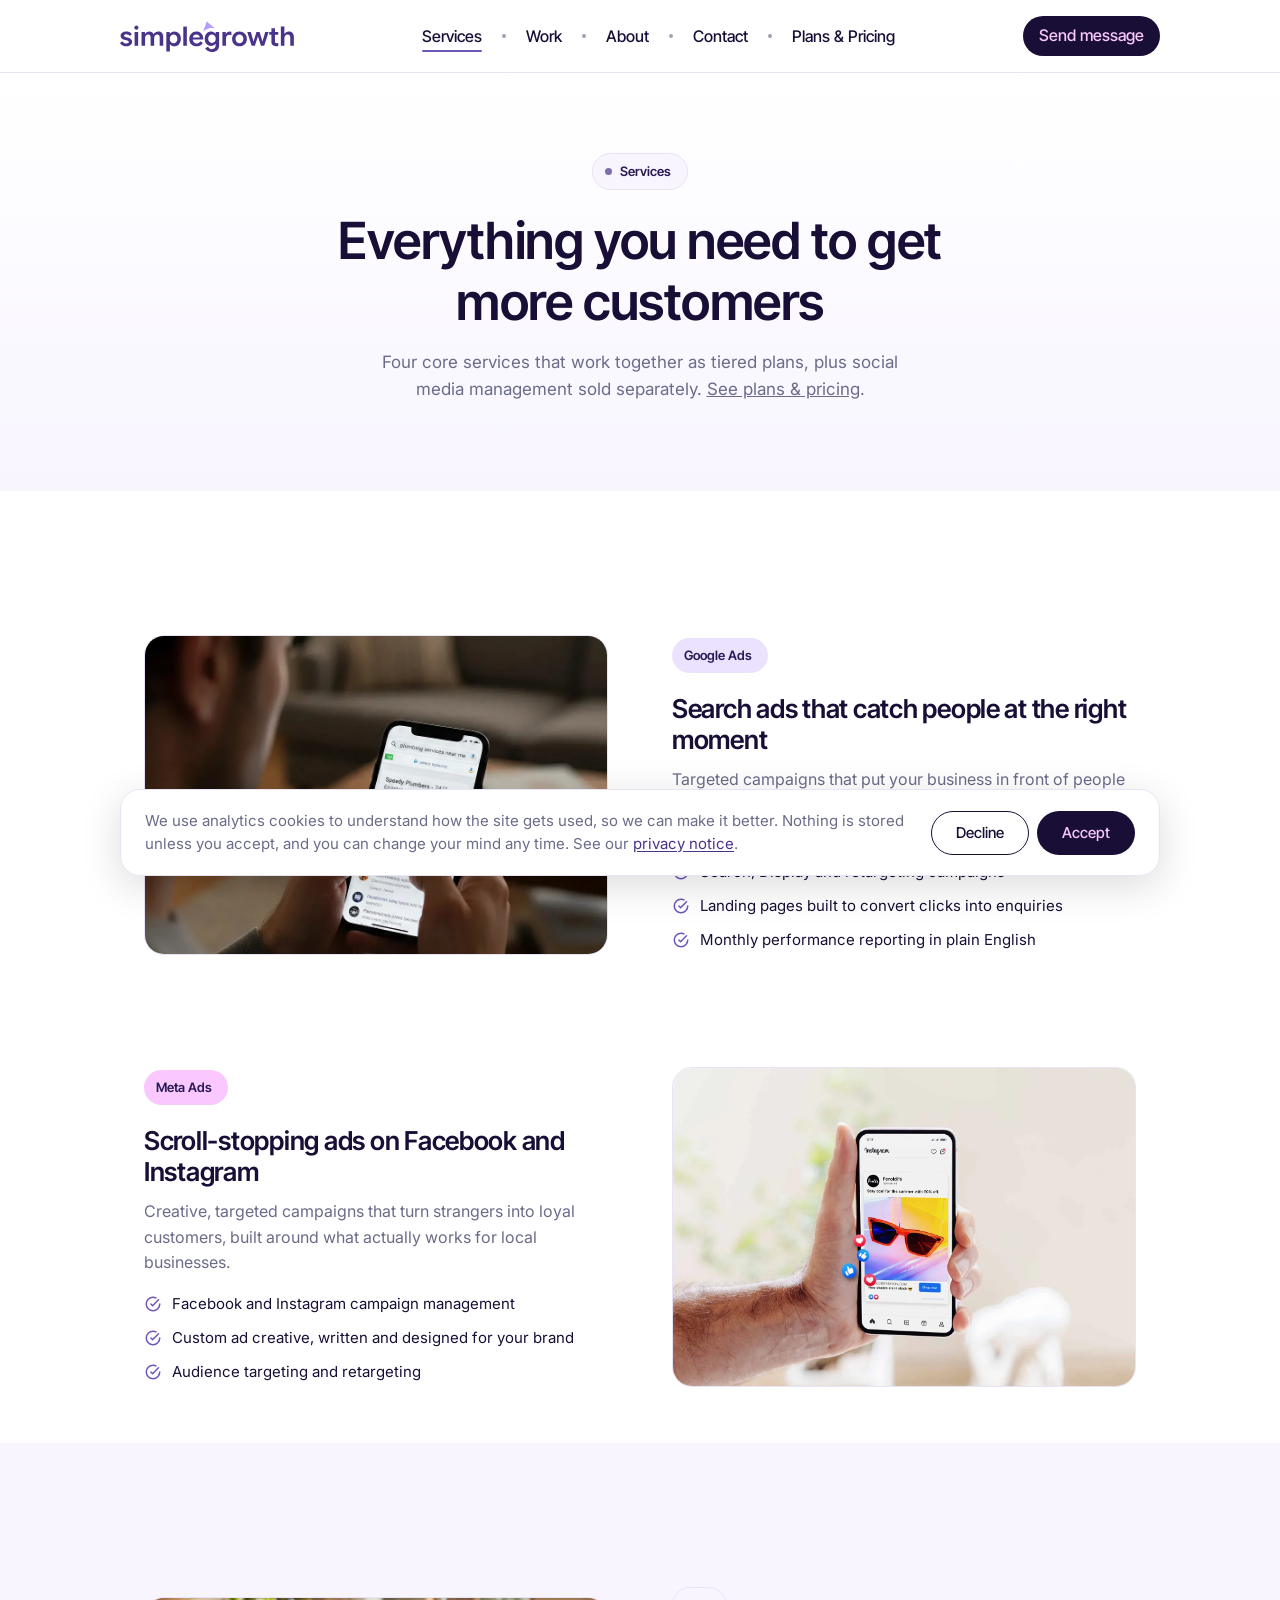
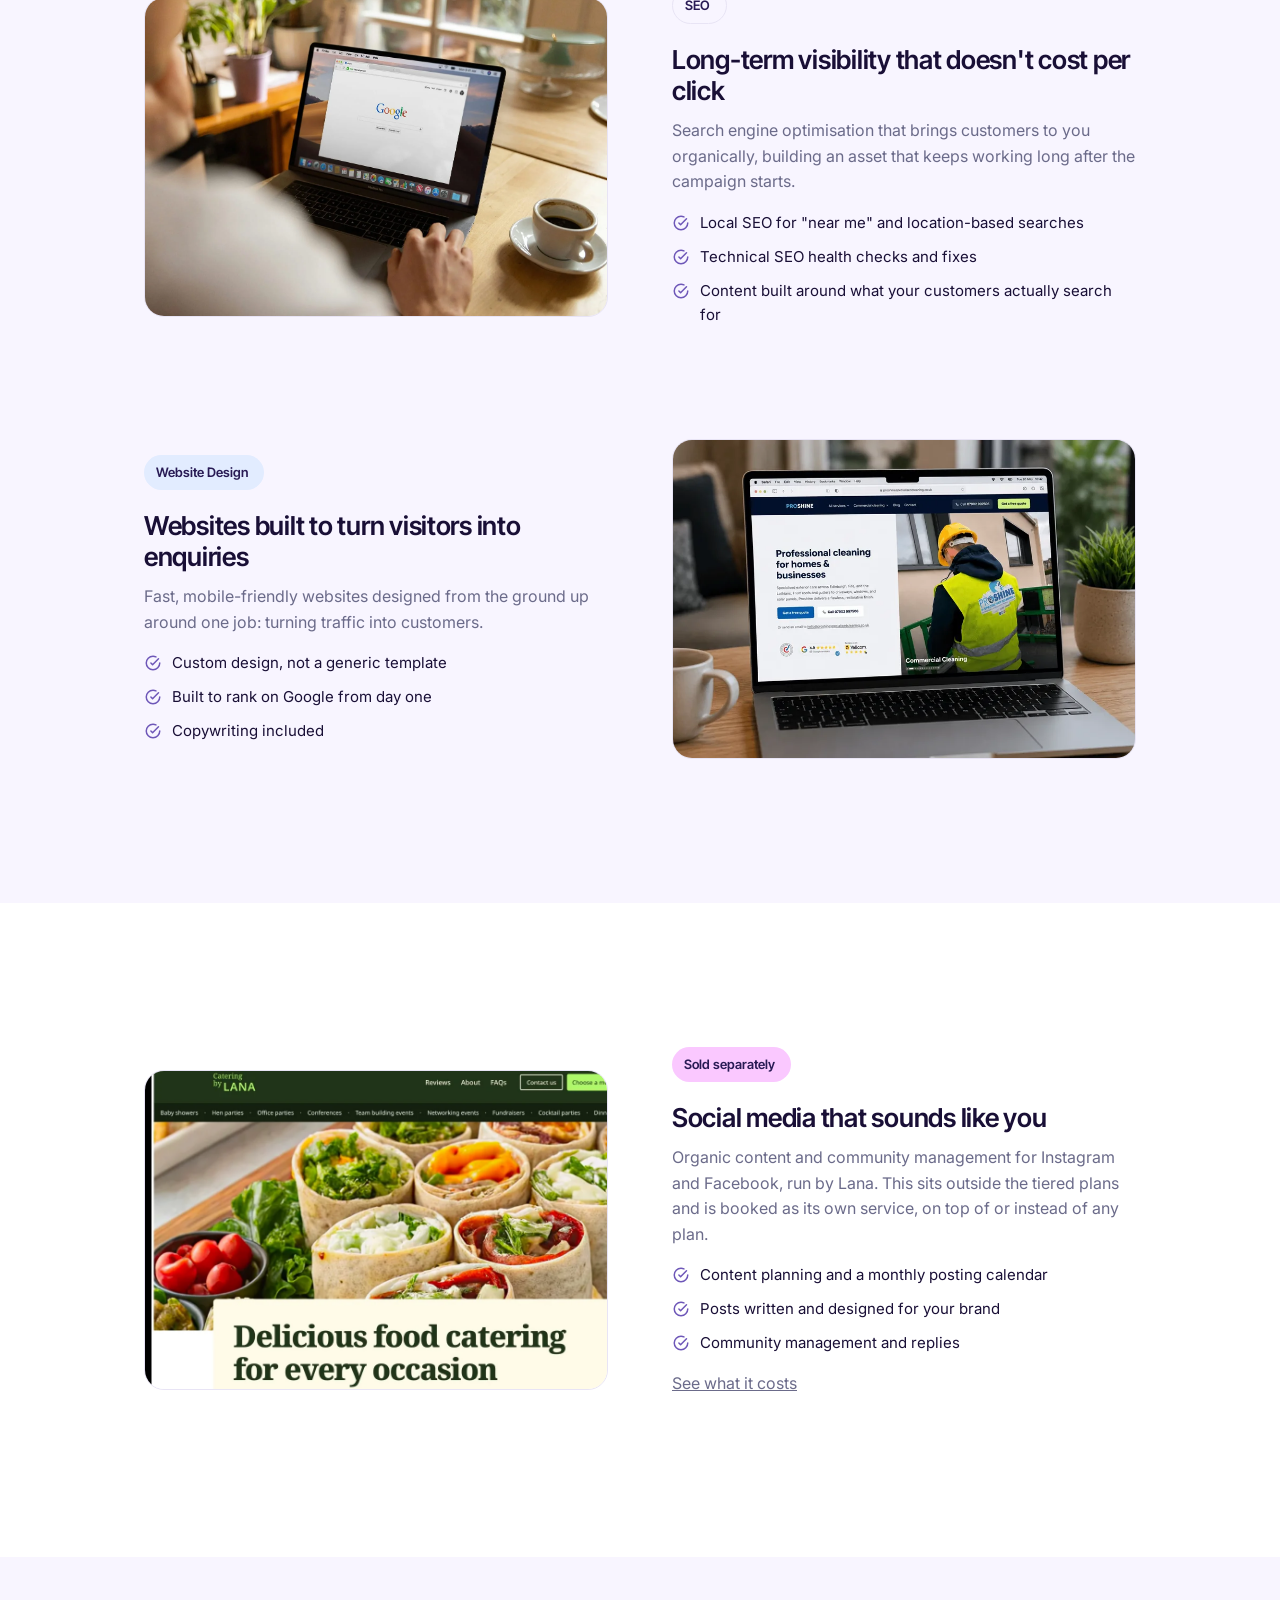
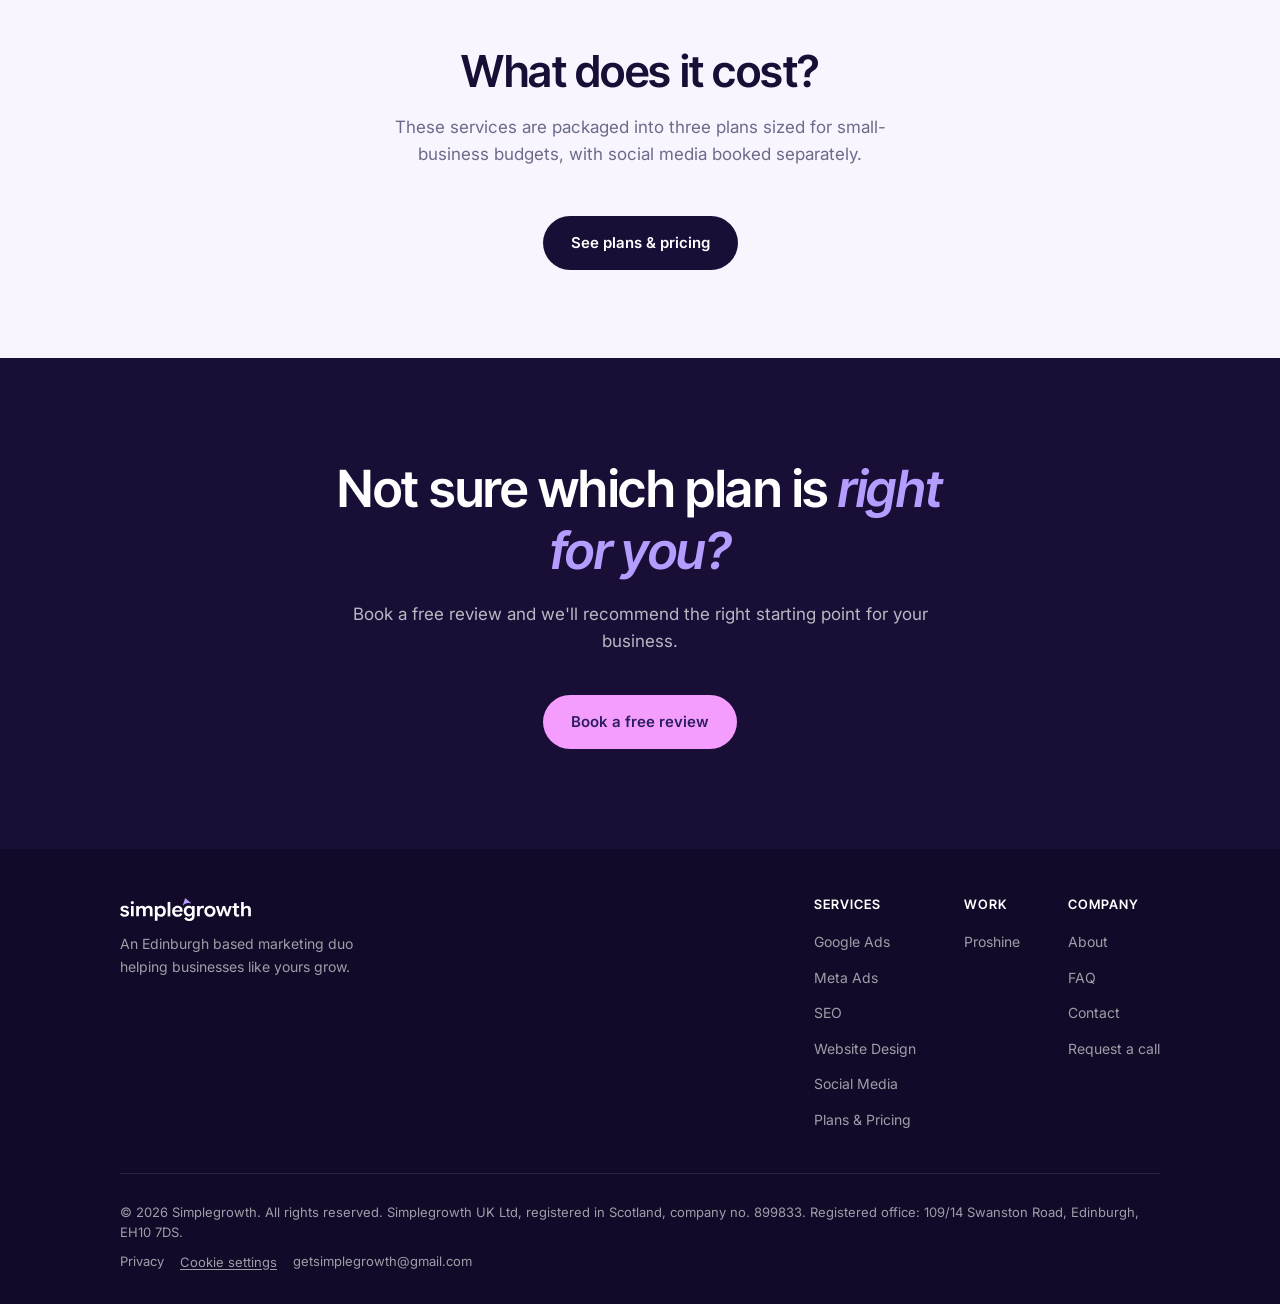
<file: services.html>
<!DOCTYPE html>
<html lang="en-GB">
<head>
  <meta charset="UTF-8">
  <meta name="viewport" content="width=device-width, initial-scale=1.0">
  <title>Google Ads, SEO &amp; Web Design in Edinburgh | Simplegrowth</title>
  <meta name="description" content="Marketing services for Edinburgh businesses: Google Ads, Meta Ads, local SEO, website design and social media management. See what each service includes.">
  <link rel="canonical" href="https://simplegrowth.agency/services">
  <link rel="icon" href="images/favicon.svg" type="image/svg+xml">
  <meta property="og:type" content="website">
  <meta property="og:site_name" content="Simplegrowth">
  <meta property="og:locale" content="en_GB">
  <meta property="og:url" content="https://simplegrowth.agency/services">
  <meta property="og:title" content="Google Ads, SEO &amp; Web Design in Edinburgh | Simplegrowth">
  <meta property="og:description" content="Marketing services for Edinburgh businesses: Google Ads, Meta Ads, local SEO, website design and social media management. See what each service includes.">
  <meta property="og:image" content="https://simplegrowth.agency/images/og_homepage.png">
  <meta name="twitter:card" content="summary_large_image">
  <link rel="preconnect" href="https://fonts.googleapis.com">
  <link rel="preconnect" href="https://fonts.gstatic.com" crossorigin>
  <link href="https://fonts.googleapis.com/css2?family=Inter:ital,wght@0,400;0,500;0,600;1,400&family=Inter+Tight:ital,wght@0,300;0,400;0,500;0,600;0,700;1,300;1,400;1,500&display=swap" rel="stylesheet">
  <link rel="stylesheet" href="css/style.css?v=20260830h">
  <script src="js/analytics.js?v=20260825b" defer></script>
</head>
<body>

<!-- HEADER -->
<header class="site-header site-header--solid">
  <div class="site-header-inner">
    <a class="site-logo" href="/">
      <img src="logo/purple.svg" alt="Simplegrowth" width="174" height="32">
    </a>
    <ul class="nav-links only-desktop">
      <li><a href="/services" class="is-active">Services</a></li>
      <li aria-hidden="true" class="nav-dot"></li>
      <li><a href="/work">Work</a></li>
      <li aria-hidden="true" class="nav-dot"></li>
      <li><a href="/about">About</a></li>
      <li aria-hidden="true" class="nav-dot"></li>
      <li><a href="/contact">Contact</a></li>
      <li aria-hidden="true" class="nav-dot"></li>
      <li><a href="/pricing">Plans &amp; Pricing</a></li>
    </ul>
    <a href="/contact" class="btn-header only-desktop">Send message</a>
    <button type="button" class="mobile-menu-toggle" aria-expanded="false" aria-controls="mobile-menu-panel">
      Menu
      <svg width="24" height="24" viewBox="0 0 24 24" fill="none" aria-hidden="true">
        <path d="M18 15L12 9L6 15" stroke="currentColor" stroke-width="2" stroke-linecap="round" stroke-linejoin="round"/>
      </svg>
    </button>
  </div>
  <!-- Mobile header menu — Figma 429:2072. See js/main.js's wireTogglePanel. -->
  <div class="mobile-menu-panel" id="mobile-menu-panel" hidden>
    <ul class="mobile-menu-links">
      <li><a href="/">Home</a></li>
      <li><a href="/services" class="is-active">Services</a></li>
      <li><a href="/work">Work</a></li>
      <li><a href="/contact">Contact</a></li>
      <li><a href="/about">About</a></li>
      <li><a href="/pricing">Plans &amp; Pricing</a></li>
    </ul>
    <div class="mobile-menu-actions">
      <a href="/contact" class="mobile-menu-btn--dark">Send message</a>
      <a href="/request-a-call" class="mobile-menu-btn--outline">Request a call</a>
    </div>
  </div>
</header>

<!-- PAGE HEADER -->
<section class="page-header">
  <div class="badge tone-lime reveal"><span class="dot"></span>Services</div>
  <h1 class="reveal">Everything you need to get more customers</h1>
  <p class="reveal">Four core services that work together as tiered plans, plus social media management sold separately. <a href="/pricing" style="text-decoration:underline;">See plans &amp; pricing</a>.</p>
</section>

<!-- SERVICE DETAIL: GOOGLE ADS + META ADS (zigzag pair 1) -->
<section class="page-section" style="padding-bottom:0;">
  <div class="container">
    <div class="split-row reveal">
      <div class="split-media"><img src="images/google-ad-plumber.webp" alt="Someone searching for a local tradesperson on their phone" loading="lazy"></div>
      <div class="split-text">
        <div class="badge tone-lavender">Google Ads</div>
        <h3>Search ads that catch people at the right moment</h3>
        <p>Targeted campaigns that put your business in front of people actively searching for what you offer, so your budget goes toward people ready to buy.</p>
        <ul>
          <li><img src="icons/check-broken-purple.svg" alt="">Search, Display and retargeting campaigns</li>
          <li><img src="icons/check-broken-purple.svg" alt="">Landing pages built to convert clicks into enquiries</li>
          <li><img src="icons/check-broken-purple.svg" alt="">Monthly performance reporting in plain English</li>
        </ul>
      </div>
    </div>
    <div class="split-row reverse reveal">
      <div class="split-media"><img src="images/meta-background.webp" alt="An example of a scroll-stopping Instagram ad" loading="lazy"></div>
      <div class="split-text">
        <div class="badge tone-pink">Meta Ads</div>
        <h3>Scroll-stopping ads on Facebook and Instagram</h3>
        <p>Creative, targeted campaigns that turn strangers into loyal customers, built around what actually works for local businesses.</p>
        <ul>
          <li><img src="icons/check-broken-purple.svg" alt="">Facebook and Instagram campaign management</li>
          <li><img src="icons/check-broken-purple.svg" alt="">Custom ad creative, written and designed for your brand</li>
          <li><img src="icons/check-broken-purple.svg" alt="">Audience targeting and retargeting</li>
        </ul>
      </div>
    </div>
  </div>
</section>

<!-- SERVICE DETAIL: SEO + WEBSITE (zigzag pair 2, separated by page rhythm) -->
<section class="page-section tint">
  <div class="container">
    <div class="split-row reveal">
      <div class="split-media"><img src="images/seo-background.webp" alt="A laptop showing Google search results" loading="lazy"></div>
      <div class="split-text">
        <div class="badge tone-lime">SEO</div>
        <h3>Long-term visibility that doesn't cost per click</h3>
        <p>Search engine optimisation that brings customers to you organically, building an asset that keeps working long after the campaign starts.</p>
        <ul>
          <li><img src="icons/check-broken-purple.svg" alt="">Local SEO for "near me" and location-based searches</li>
          <li><img src="icons/check-broken-purple.svg" alt="">Technical SEO health checks and fixes</li>
          <li><img src="icons/check-broken-purple.svg" alt="">Content built around what your customers actually search for</li>
        </ul>
      </div>
    </div>
    <div class="split-row reverse reveal">
      <div class="split-media"><img src="images/work/proshine/mockup.webp" alt="The Proshine Specialised Cleaning website, designed and built by Simplegrowth" loading="lazy"></div>
      <div class="split-text">
        <div class="badge tone-sky">Website Design</div>
        <h3>Websites built to turn visitors into enquiries</h3>
        <p>Fast, mobile-friendly websites designed from the ground up around one job: turning traffic into customers.</p>
        <ul>
          <li><img src="icons/check-broken-purple.svg" alt="">Custom design, not a generic template</li>
          <li><img src="icons/check-broken-purple.svg" alt="">Built to rank on Google from day one</li>
          <li><img src="icons/check-broken-purple.svg" alt="">Copywriting included</li>
        </ul>
      </div>
    </div>
  </div>
</section>

<!-- SOCIAL MEDIA (sold separately; the price lives on pricing.html) -->
<section class="page-section" id="social-media">
  <div class="container">
    <div class="split-row reveal">
      <div class="split-media"><img src="images/client-catering-by-lana.webp" alt="Social content produced for a local catering client" loading="lazy"></div>
      <div class="split-text">
        <div class="badge tone-pink">Sold separately</div>
        <h3>Social media that sounds like you</h3>
        <p>Organic content and community management for Instagram and Facebook, run by Lana. This sits outside the tiered plans and is booked as its own service, on top of or instead of any plan.</p>
        <ul>
          <li><img src="icons/check-broken-purple.svg" alt="">Content planning and a monthly posting calendar</li>
          <li><img src="icons/check-broken-purple.svg" alt="">Posts written and designed for your brand</li>
          <li><img src="icons/check-broken-purple.svg" alt="">Community management and replies</li>
        </ul>
        <p style="margin-top:16px;"><a href="/pricing#social-media" style="text-decoration:underline;">See what it costs</a></p>
      </div>
    </div>
  </div>
</section>

<!-- PRICING POINTER (the plans themselves live on pricing.html) -->
<section class="page-section tint">
  <div class="container">
    <div class="section-head centred reveal">
      <h2 class="section-title">What does it cost?</h2>
      <p class="section-sub">These services are packaged into three plans sized for small-business budgets, with social media booked separately.</p>
    </div>
    <div style="text-align:center;">
      <a href="/pricing" class="btn btn-primary reveal">See plans &amp; pricing</a>
    </div>
  </div>
</section>

<!-- CTA -->
<section class="cta">
  <div class="cta-inner reveal">
    <h2>Not sure which plan is <em>right for you?</em></h2>
    <p>Book a free review and we'll recommend the right starting point for your business.</p>
    <a href="/contact" class="btn btn-pink">Book a free review</a>
  </div>
</section>

<!-- FOOTER -->
<footer>
  <div class="footer-inner">
    <div class="footer-top">
      <div class="footer-brand">
        <img src="logo/simple_white.svg" alt="Simplegrowth">
        <p>An Edinburgh based marketing duo helping businesses like yours grow.</p>
      </div>
      <div class="footer-links">
        <div class="footer-col">
          <h4>Services</h4>
          <ul>
            <li><a href="/services">Google Ads</a></li>
            <li><a href="/services">Meta Ads</a></li>
            <li><a href="/services">SEO</a></li>
            <li><a href="/services">Website Design</a></li>
            <li><a href="/services#social-media">Social Media</a></li>
            <li><a href="/pricing">Plans &amp; Pricing</a></li>
          </ul>
        </div>
        <div class="footer-col">
          <h4>Work</h4>
          <ul>
            <li><a href="/work/proshine">Proshine</a></li>
          </ul>
        </div>
        <div class="footer-col">
          <h4>Company</h4>
          <ul>
            <li><a href="/about">About</a></li>
            <li><a href="/#faq">FAQ</a></li>
            <li><a href="/contact">Contact</a></li>
            <li><a href="/request-a-call">Request a call</a></li>
          </ul>
        </div>
      </div>
    </div>
    <div class="footer-bottom">
      <span>&copy; 2026 Simplegrowth. All rights reserved. Simplegrowth UK Ltd, registered in Scotland, company no. 899833. Registered office: 109/14 Swanston Road, Edinburgh, EH10 7DS.</span>
      <span class="footer-bottom-links">
        <a href="/privacy">Privacy</a>
        <button type="button" class="footer-cookie-link" data-cookie-settings>Cookie settings</button>
        <a href="mailto:getsimplegrowth@gmail.com">getsimplegrowth@gmail.com</a>
      </span>
    </div>
  </div>
</footer>

<div class="mobile-cta-bar">
  <a href="/contact" class="mobile-cta-btn mobile-cta-btn--dark">Book free review</a>
  <a href="https://wa.me/447522324810" class="mobile-cta-btn mobile-cta-btn--whatsapp" target="_blank" rel="noopener">
    <svg viewBox="0 0 16 16" fill="currentColor" aria-hidden="true"><path d="M13.601 2.326A7.85 7.85 0 0 0 7.994 0C3.627 0 .068 3.558.064 7.926c0 1.399.366 2.76 1.057 3.965L0 16l4.204-1.102a7.9 7.9 0 0 0 3.79.965h.004c4.368 0 7.926-3.558 7.93-7.93A7.9 7.9 0 0 0 13.6 2.326zM7.994 14.521a6.6 6.6 0 0 1-3.356-.92l-.24-.144-2.494.654.666-2.433-.156-.251a6.56 6.56 0 0 1-1.007-3.505c0-3.626 2.957-6.584 6.591-6.584a6.56 6.56 0 0 1 4.66 1.931 6.56 6.56 0 0 1 1.928 4.66c-.004 3.639-2.961 6.592-6.592 6.592m3.615-4.934c-.197-.099-1.17-.578-1.353-.646-.182-.065-.315-.099-.445.099-.133.197-.513.646-.627.775-.114.133-.232.148-.43.05-.197-.1-.836-.308-1.592-.985-.59-.525-.985-1.175-1.103-1.372-.114-.198-.011-.304.088-.403.087-.088.197-.232.296-.346.1-.114.133-.198.198-.33.065-.134.034-.248-.015-.347-.05-.099-.445-1.076-.612-1.47-.16-.389-.323-.335-.445-.34-.114-.007-.247-.007-.38-.007a.73.73 0 0 0-.529.247c-.182.198-.691.677-.691 1.654s.71 1.916.81 2.049c.098.133 1.394 2.132 3.383 2.992.47.205.84.326 1.129.418.475.152.904.129 1.246.08.38-.058 1.171-.48 1.338-.943.164-.464.164-.86.114-.943-.049-.084-.182-.133-.38-.232"/></svg>
    WhatsApp
  </a>
</div>

<script src="js/main.js?v=20260830e"></script>
</body>
</html>
</file>
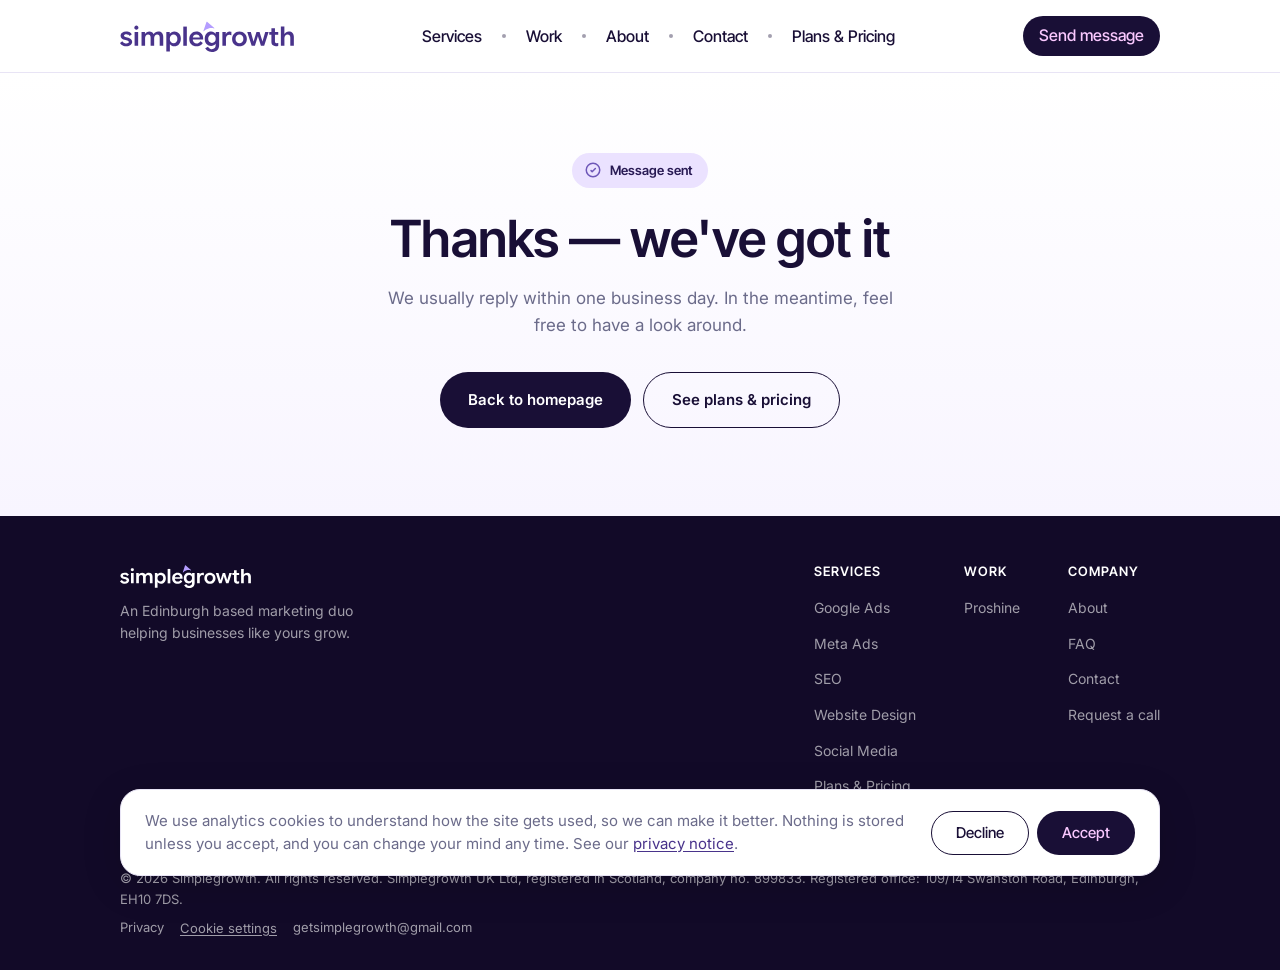
<file: success.html>
<!DOCTYPE html>
<html lang="en-GB">
<head>
  <meta charset="UTF-8">
  <meta name="viewport" content="width=device-width, initial-scale=1.0">
  <title>Message Sent | Simplegrowth</title>
  <meta name="description" content="Thanks for getting in touch with Simplegrowth. We've got your message and will reply within one business day.">
  <!-- Thank-you page: no unique content of its own, and both forms already
       show this same confirmation inline without ever navigating here — see
       js/hubspot-form.js. This exists as the redirect target HubSpot's own
       tooling and any future ad conversion tracking can point at, so it
       stays out of the sitemap and out of search results. -->
  <meta name="robots" content="noindex, follow">
  <link rel="canonical" href="https://simplegrowth.agency/success">
  <link rel="icon" href="images/favicon.svg" type="image/svg+xml">
  <link rel="preconnect" href="https://fonts.googleapis.com">
  <link rel="preconnect" href="https://fonts.gstatic.com" crossorigin>
  <link href="https://fonts.googleapis.com/css2?family=Inter:ital,wght@0,400;0,500;0,600;1,400&family=Inter+Tight:ital,wght@0,300;0,400;0,500;0,600;0,700;1,300;1,400;1,500&display=swap" rel="stylesheet">
  <link rel="stylesheet" href="css/style.css?v=20260830h">
  <script src="js/analytics.js?v=20260825b" defer></script>
</head>
<body>

<!-- HEADER -->
<header class="site-header site-header--solid">
  <div class="site-header-inner">
    <a class="site-logo" href="/">
      <img src="logo/purple.svg" alt="Simplegrowth" width="174" height="32">
    </a>
    <ul class="nav-links only-desktop">
      <li><a href="/services">Services</a></li>
      <li aria-hidden="true" class="nav-dot"></li>
      <li><a href="/work">Work</a></li>
      <li aria-hidden="true" class="nav-dot"></li>
      <li><a href="/about">About</a></li>
      <li aria-hidden="true" class="nav-dot"></li>
      <li><a href="/contact">Contact</a></li>
      <li aria-hidden="true" class="nav-dot"></li>
      <li><a href="/pricing">Plans &amp; Pricing</a></li>
    </ul>
    <a href="/contact" class="btn-header only-desktop">Send message</a>
    <button type="button" class="mobile-menu-toggle" aria-expanded="false" aria-controls="mobile-menu-panel">
      Menu
      <svg width="24" height="24" viewBox="0 0 24 24" fill="none" aria-hidden="true">
        <path d="M18 15L12 9L6 15" stroke="currentColor" stroke-width="2" stroke-linecap="round" stroke-linejoin="round"/>
      </svg>
    </button>
  </div>
  <!-- Mobile header menu — Figma 429:2072. See js/main.js's wireTogglePanel. -->
  <div class="mobile-menu-panel" id="mobile-menu-panel" hidden>
    <ul class="mobile-menu-links">
      <li><a href="/">Home</a></li>
      <li><a href="/services">Services</a></li>
      <li><a href="/work">Work</a></li>
      <li><a href="/contact">Contact</a></li>
      <li><a href="/about">About</a></li>
      <li><a href="/pricing">Plans &amp; Pricing</a></li>
    </ul>
    <div class="mobile-menu-actions">
      <a href="/contact" class="mobile-menu-btn--dark">Send message</a>
      <a href="/request-a-call" class="mobile-menu-btn--outline">Request a call</a>
    </div>
  </div>
</header>

<!-- PAGE HEADER -->
<section class="page-header">
  <div class="badge tone-lavender reveal"><img src="icons/purple-check-contained.svg" alt="" width="18" height="18">Message sent</div>
  <h1 class="reveal">Thanks — we've got it</h1>
  <p class="reveal">We usually reply within one business day. In the meantime, feel free to have a look around.</p>
  <div class="page-header-actions reveal">
    <a href="/" class="btn btn-primary">Back to homepage</a>
    <a href="/pricing" class="btn btn-outline">See plans &amp; pricing</a>
  </div>
</section>

<!-- FOOTER -->
<footer>
  <div class="footer-inner">
    <div class="footer-top">
      <div class="footer-brand">
        <img src="logo/simple_white.svg" alt="Simplegrowth">
        <p>An Edinburgh based marketing duo helping businesses like yours grow.</p>
      </div>
      <div class="footer-links">
        <div class="footer-col">
          <h4>Services</h4>
          <ul>
            <li><a href="/services">Google Ads</a></li>
            <li><a href="/services">Meta Ads</a></li>
            <li><a href="/services">SEO</a></li>
            <li><a href="/services">Website Design</a></li>
            <li><a href="/services#social-media">Social Media</a></li>
            <li><a href="/pricing">Plans &amp; Pricing</a></li>
          </ul>
        </div>
        <div class="footer-col">
          <h4>Work</h4>
          <ul>
            <li><a href="/work/proshine">Proshine</a></li>
          </ul>
        </div>
        <div class="footer-col">
          <h4>Company</h4>
          <ul>
            <li><a href="/about">About</a></li>
            <li><a href="/#faq">FAQ</a></li>
            <li><a href="/contact">Contact</a></li>
            <li><a href="/request-a-call">Request a call</a></li>
          </ul>
        </div>
      </div>
    </div>
    <div class="footer-bottom">
      <span>&copy; 2026 Simplegrowth. All rights reserved. Simplegrowth UK Ltd, registered in Scotland, company no. 899833. Registered office: 109/14 Swanston Road, Edinburgh, EH10 7DS.</span>
      <span class="footer-bottom-links">
        <a href="/privacy">Privacy</a>
        <button type="button" class="footer-cookie-link" data-cookie-settings>Cookie settings</button>
        <a href="mailto:getsimplegrowth@gmail.com">getsimplegrowth@gmail.com</a>
      </span>
    </div>
  </div>
</footer>

<div class="mobile-cta-bar">
  <a href="/contact" class="mobile-cta-btn mobile-cta-btn--dark">Book free review</a>
  <a href="https://wa.me/447522324810" class="mobile-cta-btn mobile-cta-btn--whatsapp" target="_blank" rel="noopener">
    <svg viewBox="0 0 16 16" fill="currentColor" aria-hidden="true"><path d="M13.601 2.326A7.85 7.85 0 0 0 7.994 0C3.627 0 .068 3.558.064 7.926c0 1.399.366 2.76 1.057 3.965L0 16l4.204-1.102a7.9 7.9 0 0 0 3.79.965h.004c4.368 0 7.926-3.558 7.93-7.93A7.9 7.9 0 0 0 13.6 2.326zM7.994 14.521a6.6 6.6 0 0 1-3.356-.92l-.24-.144-2.494.654.666-2.433-.156-.251a6.56 6.56 0 0 1-1.007-3.505c0-3.626 2.957-6.584 6.591-6.584a6.56 6.56 0 0 1 4.66 1.931 6.56 6.56 0 0 1 1.928 4.66c-.004 3.639-2.961 6.592-6.592 6.592m3.615-4.934c-.197-.099-1.17-.578-1.353-.646-.182-.065-.315-.099-.445.099-.133.197-.513.646-.627.775-.114.133-.232.148-.43.05-.197-.1-.836-.308-1.592-.985-.59-.525-.985-1.175-1.103-1.372-.114-.198-.011-.304.088-.403.087-.088.197-.232.296-.346.1-.114.133-.198.198-.33.065-.134.034-.248-.015-.347-.05-.099-.445-1.076-.612-1.47-.16-.389-.323-.335-.445-.34-.114-.007-.247-.007-.38-.007a.73.73 0 0 0-.529.247c-.182.198-.691.677-.691 1.654s.71 1.916.81 2.049c.098.133 1.394 2.132 3.383 2.992.47.205.84.326 1.129.418.475.152.904.129 1.246.08.38-.058 1.171-.48 1.338-.943.164-.464.164-.86.114-.943-.049-.084-.182-.133-.38-.232"/></svg>
    WhatsApp
  </a>
</div>

<script src="js/main.js?v=20260830e"></script>
</body>
</html>
</file>
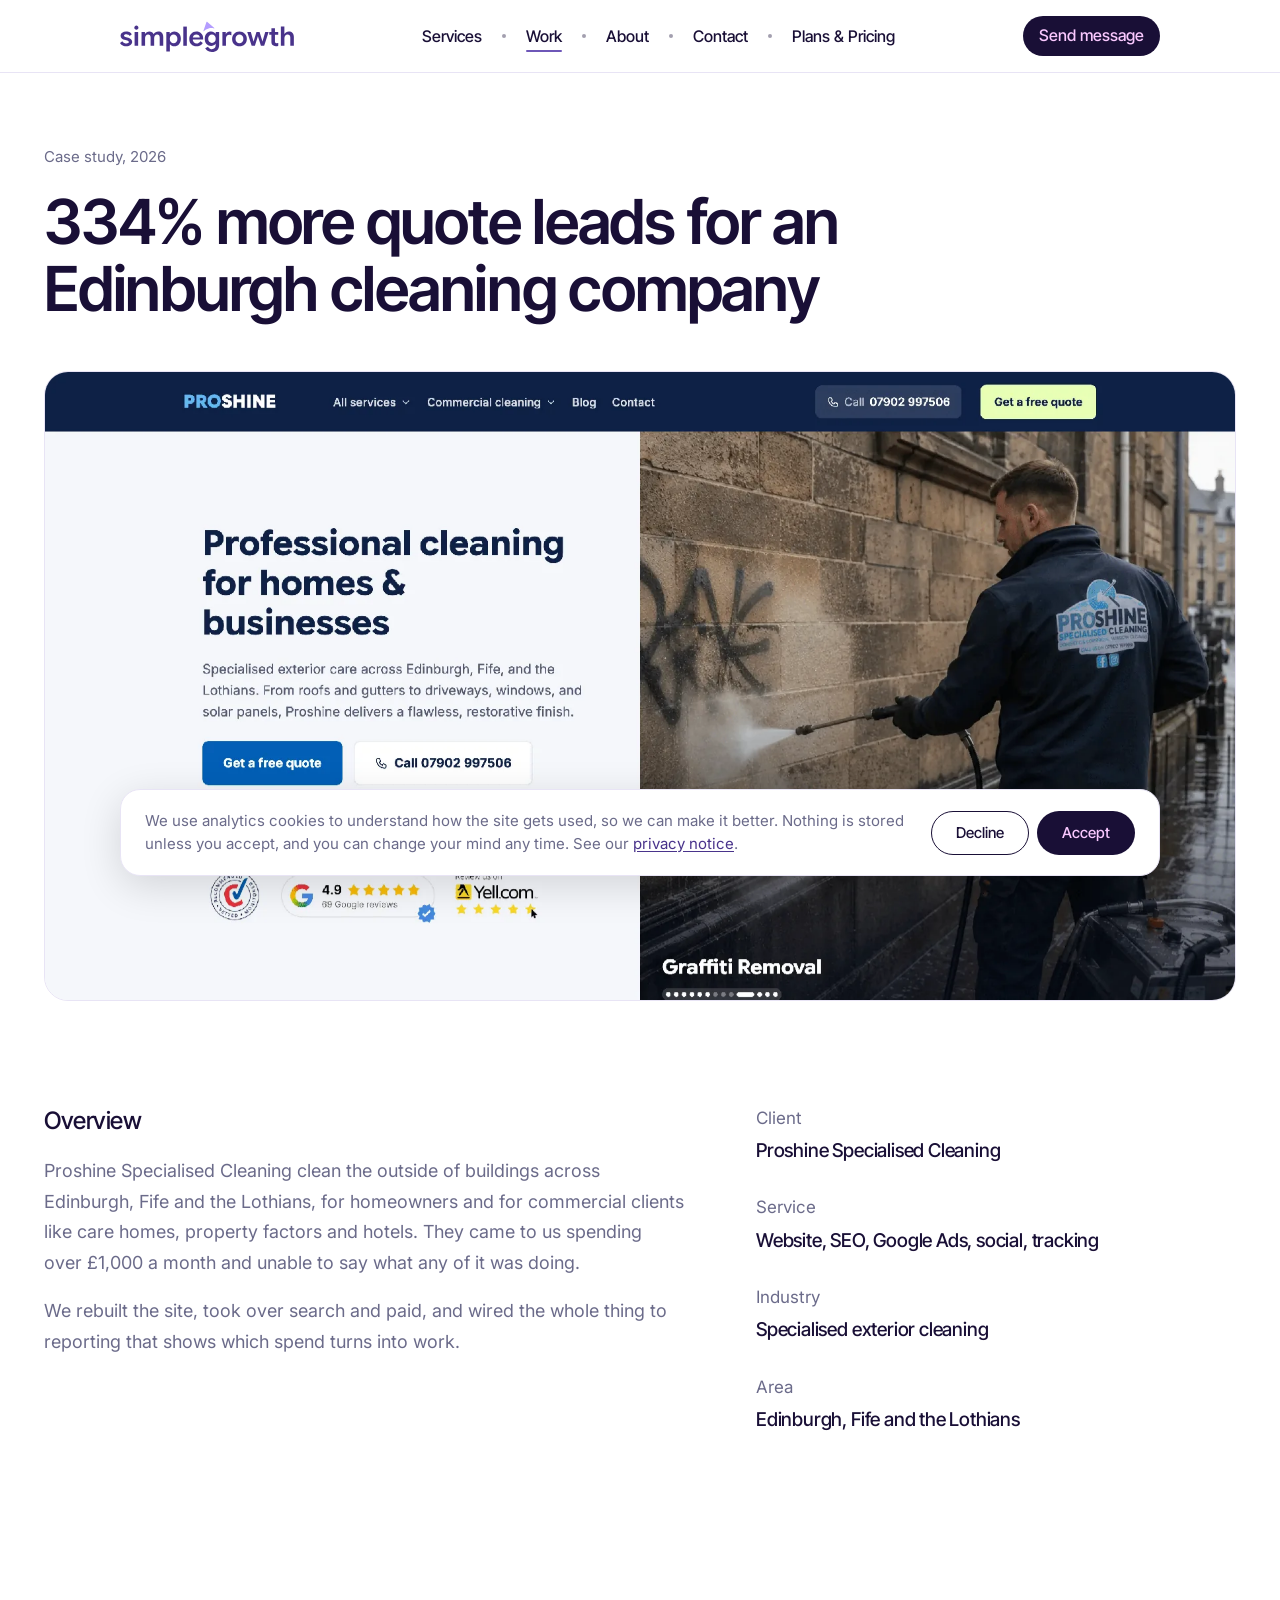
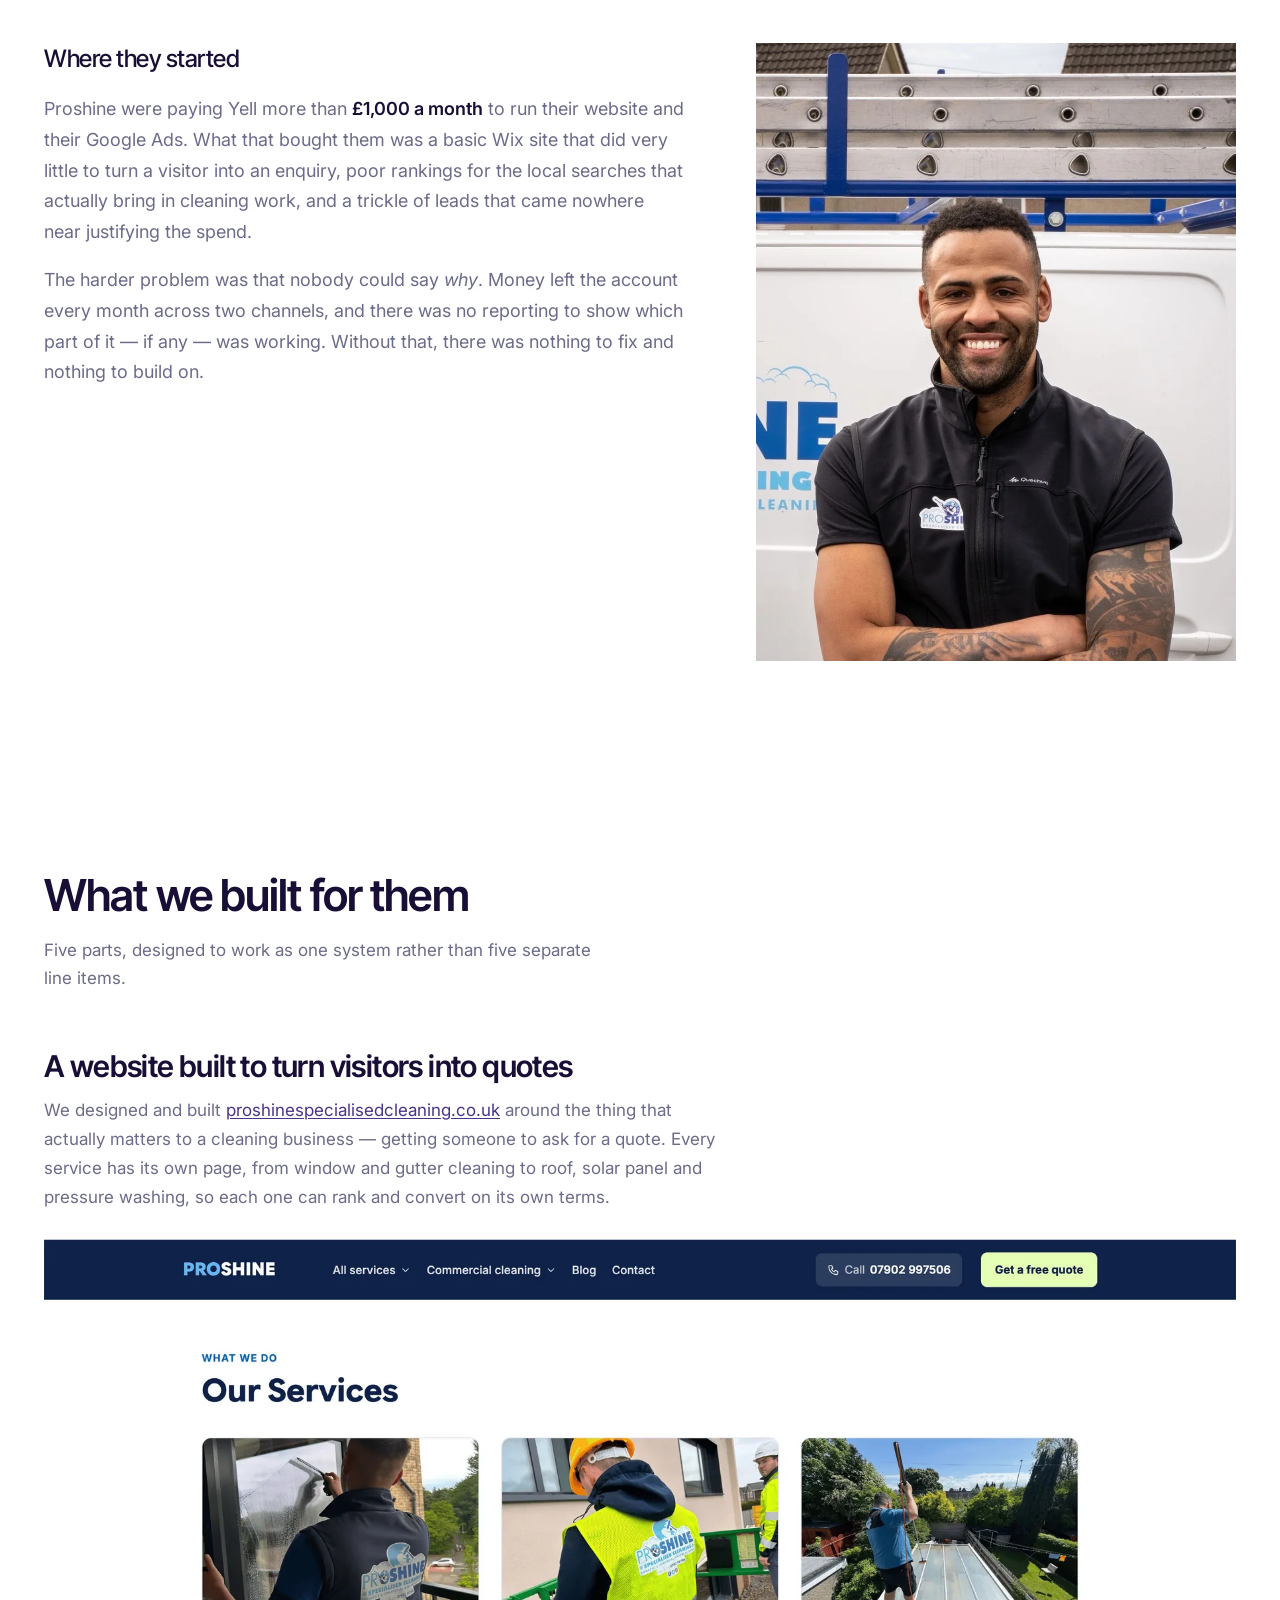
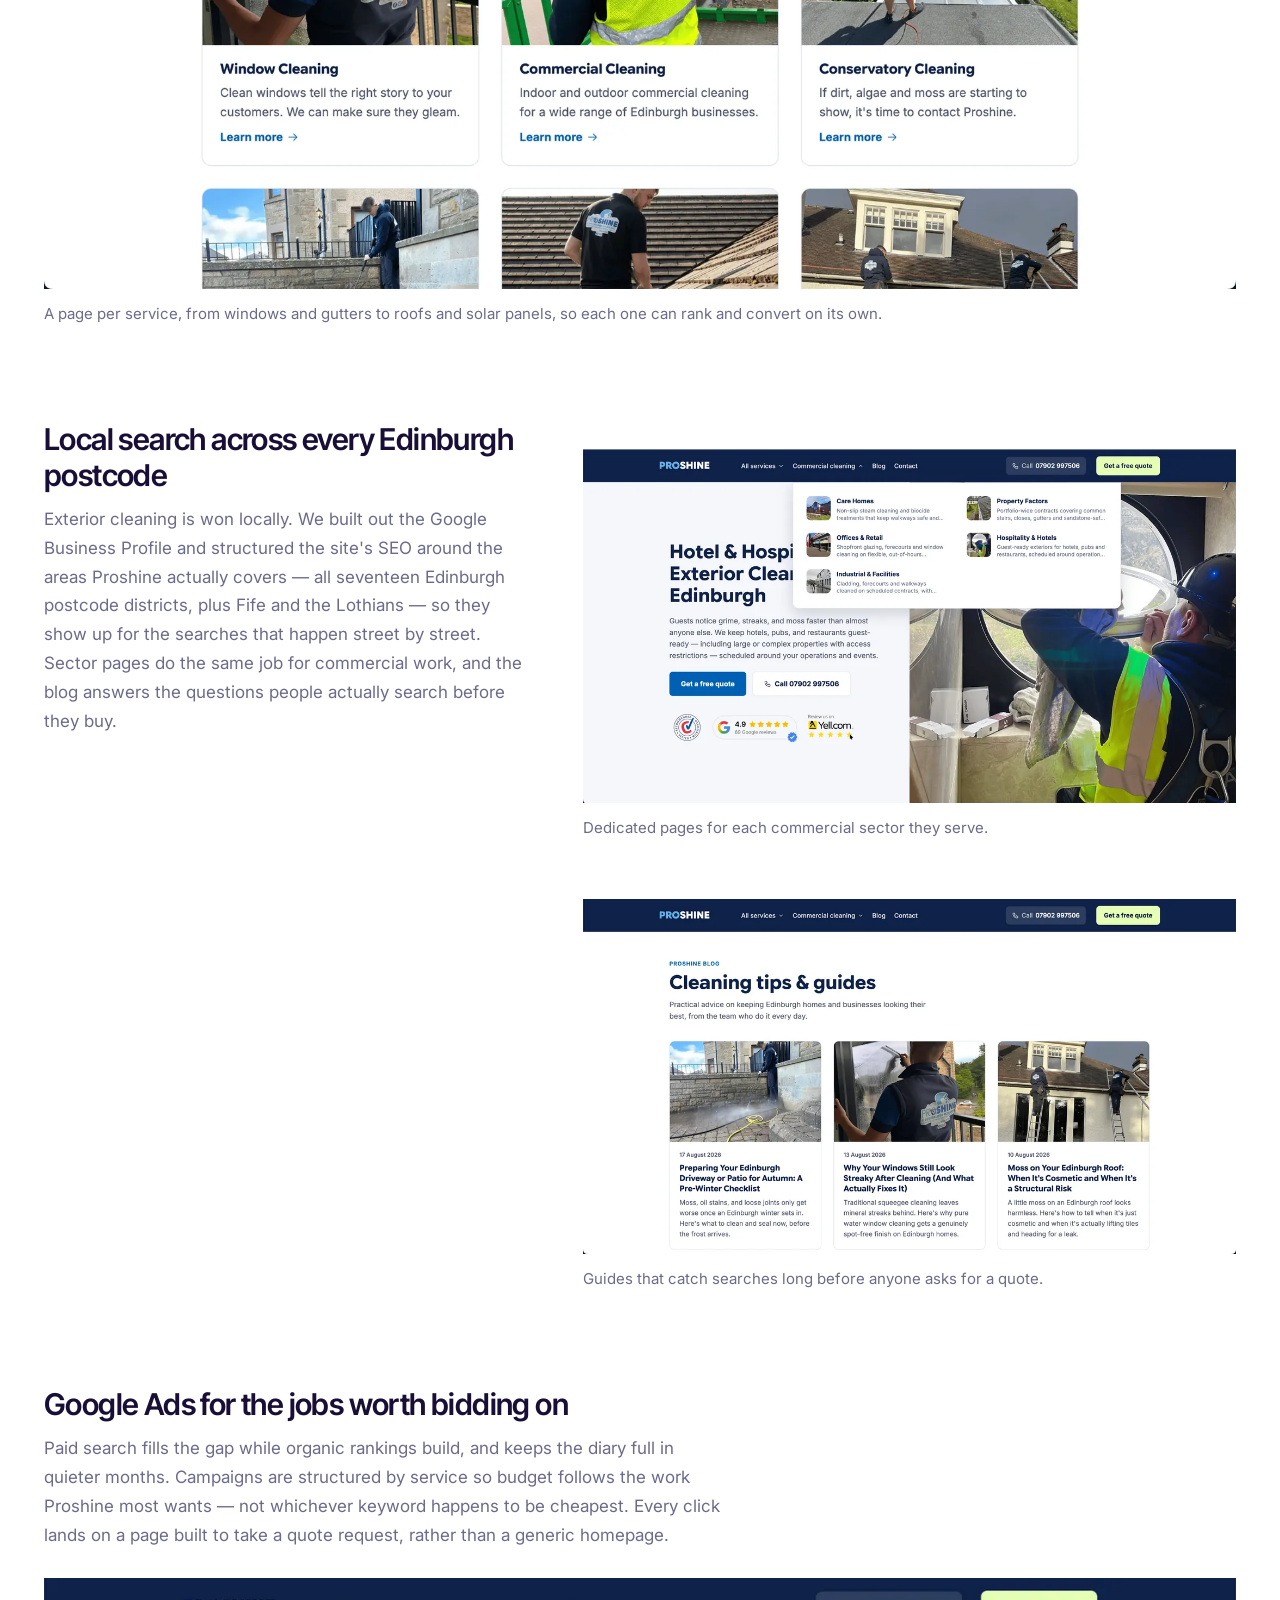
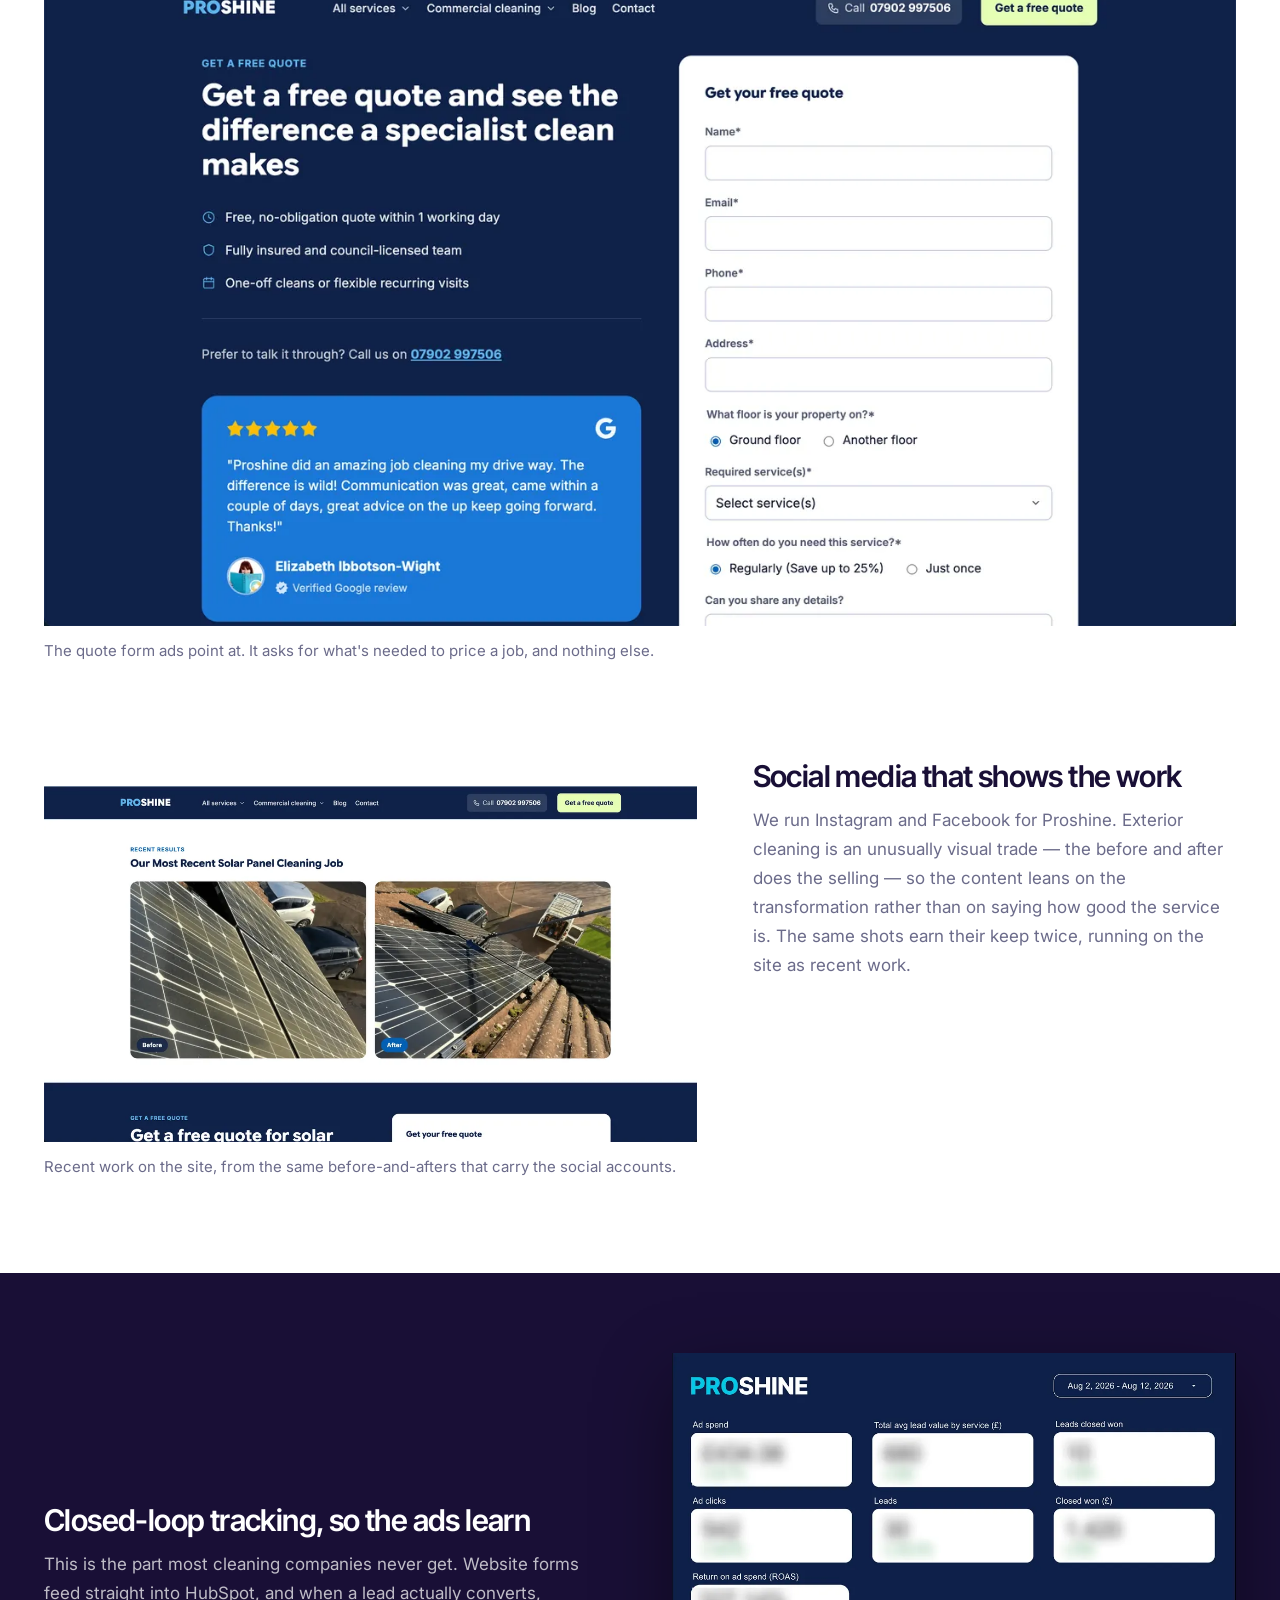
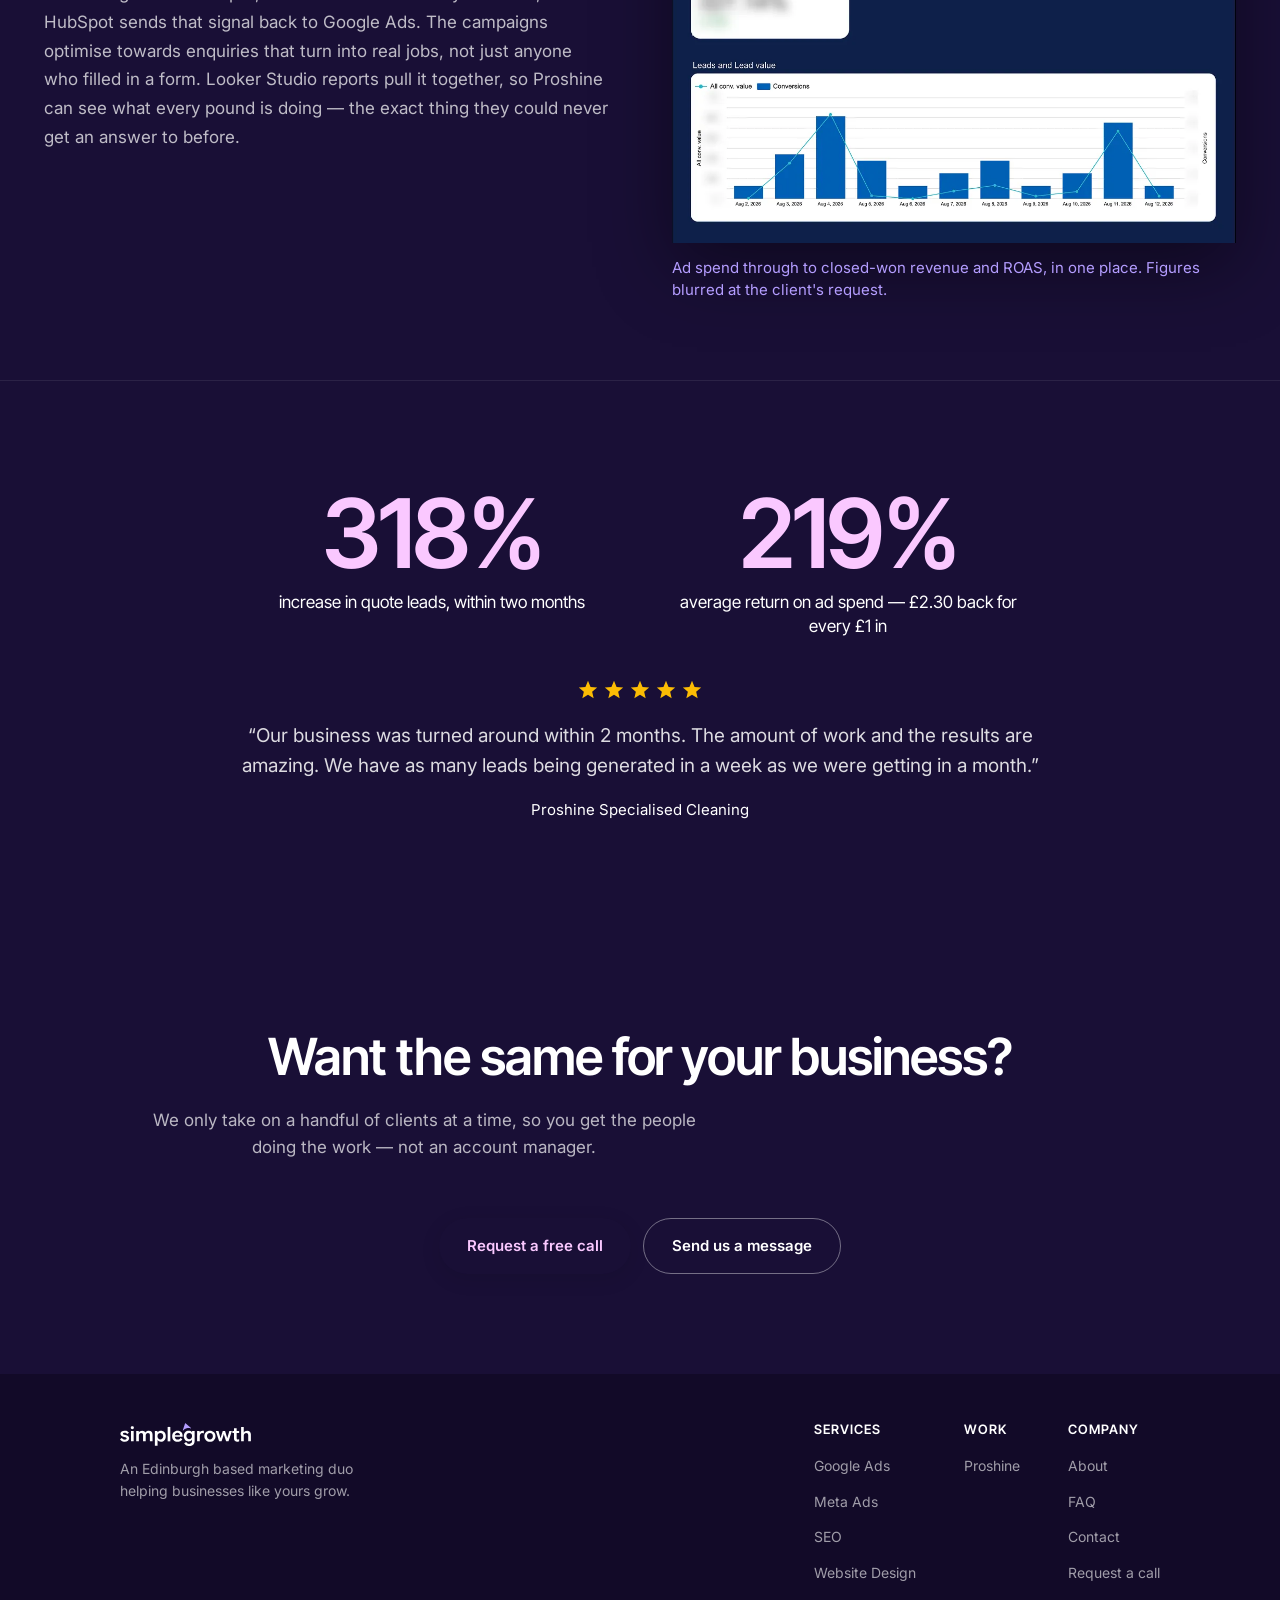
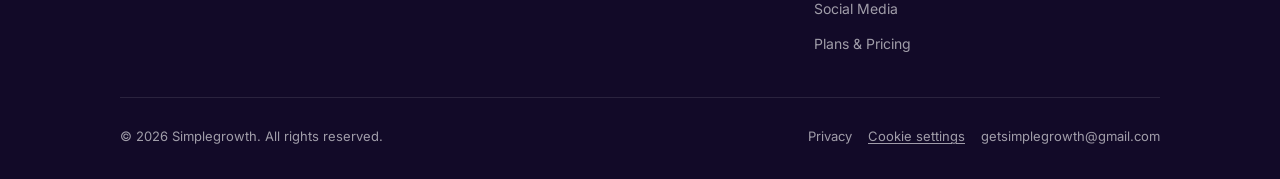
<file: work/proshine.html>
<!DOCTYPE html>
<html lang="en-GB">
<head>
  <meta charset="UTF-8">
  <meta name="viewport" content="width=device-width, initial-scale=1.0">
  <title>Proshine Case Study — 334% More Quote Leads | Simplegrowth</title>
  <meta name="description" content="How Simplegrowth grew quote leads by 334% for Proshine Specialised Cleaning in Edinburgh — website, Google Ads, local SEO, social media and closed-loop HubSpot tracking.">
  <link rel="canonical" href="https://simplegrowth.agency/work/proshine">
  <link rel="icon" href="/images/favicon.svg" type="image/svg+xml">
  <meta property="og:type" content="article">
  <meta property="og:site_name" content="Simplegrowth">
  <meta property="og:locale" content="en_GB">
  <meta property="og:url" content="https://simplegrowth.agency/work/proshine">
  <meta property="og:title" content="Proshine Case Study — 334% More Quote Leads | Simplegrowth">
  <meta property="og:description" content="How Simplegrowth grew quote leads by 334% for Proshine Specialised Cleaning in Edinburgh — website, Google Ads, local SEO, social media and closed-loop HubSpot tracking.">
  <meta property="og:image" content="https://simplegrowth.agency/images/og_homepage.png">
  <meta name="twitter:card" content="summary_large_image">
  <link rel="preconnect" href="https://fonts.googleapis.com">
  <link rel="preconnect" href="https://fonts.gstatic.com" crossorigin>
  <link href="https://fonts.googleapis.com/css2?family=Inter:ital,wght@0,400;0,500;0,600;1,400&family=Inter+Tight:ital,wght@0,300;0,400;0,500;0,600;0,700;1,300;1,400;1,500&display=swap" rel="stylesheet">
  <link rel="stylesheet" href="/css/style.css?v=20260830h">
  <script src="/js/analytics.js?v=20260825b" defer></script>
</head>
<body class="case-page">

<!-- HEADER -->
<header class="site-header site-header--solid">
  <div class="site-header-inner">
    <a class="site-logo" href="/">
      <img src="/logo/purple.svg" alt="Simplegrowth" width="174" height="32">
    </a>
    <ul class="nav-links only-desktop">
      <li><a href="/services">Services</a></li>
      <li aria-hidden="true" class="nav-dot"></li>
      <li><a href="/work" class="is-active">Work</a></li>
      <li aria-hidden="true" class="nav-dot"></li>
      <li><a href="/about">About</a></li>
      <li aria-hidden="true" class="nav-dot"></li>
      <li><a href="/contact">Contact</a></li>
      <li aria-hidden="true" class="nav-dot"></li>
      <li><a href="/pricing">Plans &amp; Pricing</a></li>
    </ul>
    <a href="/contact" class="btn-header only-desktop">Send message</a>
    <button type="button" class="mobile-menu-toggle" aria-expanded="false" aria-controls="mobile-menu-panel">
      Menu
      <svg width="24" height="24" viewBox="0 0 24 24" fill="none" aria-hidden="true">
        <path d="M18 15L12 9L6 15" stroke="currentColor" stroke-width="2" stroke-linecap="round" stroke-linejoin="round"/>
      </svg>
    </button>
  </div>
  <div class="mobile-menu-panel" id="mobile-menu-panel" hidden>
    <ul class="mobile-menu-links">
      <li><a href="/">Home</a></li>
      <li><a href="/services">Services</a></li>
      <li><a href="/work" class="is-active">Work</a></li>
      <li><a href="/contact">Contact</a></li>
      <li><a href="/about">About</a></li>
      <li><a href="/pricing">Plans &amp; Pricing</a></li>
    </ul>
    <div class="mobile-menu-actions">
      <a href="/contact" class="mobile-menu-btn--dark">Send message</a>
      <a href="/request-a-call" class="mobile-menu-btn--outline">Request a call</a>
    </div>
  </div>
</header>

<!-- PAGE HEADER -->
<section class="page-header page-header--case">
  <div class="case-wide">
    <p class="case-kicker reveal">Case study, 2026</p>
    <h1 class="reveal">334% more quote leads for an Edinburgh cleaning company</h1>
  </div>
</section>

<!-- SHOWCASE: the site itself, panning past as you scroll -->
<section class="case-showcase reveal">
  <div class="case-wide">
    <div class="case-showcase-card" data-parallax-card>
      <div class="case-showcase-track" data-parallax-track>
        <img src="/images/work/proshine/full-page.webp"
             alt="The Proshine Specialised Cleaning homepage we designed and built, from the hero through the services grid"
             width="1800" height="1904" loading="eager">
      </div>
    </div>
  </div>
</section>

<!-- OVERVIEW + META -->
<section class="page-section case-overview">
  <div class="case-wide case-overview-grid">
    <div class="case-overview-body reveal">
      <p class="case-label">Overview</p>
      <p>Proshine Specialised Cleaning clean the outside of buildings across Edinburgh, Fife and the Lothians, for homeowners and for commercial clients like care homes, property factors and hotels. They came to us spending over &pound;1,000 a month and unable to say what any of it was doing.</p>
      <p>We rebuilt the site, took over search and paid, and wired the whole thing to reporting that shows which spend turns into work.</p>
    </div>
    <dl class="case-meta reveal">
      <div>
        <dt>Client</dt>
        <dd>Proshine Specialised Cleaning</dd>
      </div>
      <div>
        <dt>Service</dt>
        <dd>Website, SEO, Google Ads, social, tracking</dd>
      </div>
      <div>
        <dt>Industry</dt>
        <dd>Specialised exterior cleaning</dd>
      </div>
      <div>
        <dt>Area</dt>
        <dd>Edinburgh, Fife and the Lothians</dd>
      </div>
    </dl>
  </div>
</section>

<!-- THE CHALLENGE -->
<section class="page-section case-challenge">
  <div class="case-wide case-challenge-grid">
    <div class="case-challenge-body reveal">
      <p class="case-label">Where they started</p>
      <p>Proshine were paying Yell more than <strong>&pound;1,000 a month</strong> to run their website and their Google Ads. What that bought them was a basic Wix site that did very little to turn a visitor into an enquiry, poor rankings for the local searches that actually bring in cleaning work, and a trickle of leads that came nowhere near justifying the spend.</p>
      <p>The harder problem was that nobody could say <em>why</em>. Money left the account every month across two channels, and there was no reporting to show which part of it — if any — was working. Without that, there was nothing to fix and nothing to build on.</p>
    </div>
    <figure class="case-portrait reveal">
      <img src="/images/testimonial-proshine.webp" alt="The Proshine Specialised Cleaning team" width="894" height="1150" loading="lazy">
    </figure>
  </div>
</section>

<!-- WHAT WE DID -->
<section class="page-section case-work">
  <div class="case-wide">
    <div class="section-head reveal">
      <h2 class="section-title">What we built for them</h2>
      <p class="section-sub">Five parts, designed to work as one system rather than five separate line items.</p>
    </div>
  </div>

  <!-- Website — wide showcase, with the secondary shot inset and offset -->
  <article class="case-block">
    <div class="case-wide">
      <div class="case-block-text reveal">
        <h3>A website built to turn visitors into quotes</h3>
        <p>We designed and built <a href="https://proshinespecialisedcleaning.co.uk" rel="noopener noreferrer" target="_blank">proshinespecialisedcleaning.co.uk</a> around the thing that actually matters to a cleaning business — getting someone to ask for a quote. Every service has its own page, from window and gutter cleaning to roof, solar panel and pressure washing, so each one can rank and convert on its own terms.</p>
      </div>
      <figure class="case-figure reveal">
        <img src="/images/work/proshine/services.webp"
             srcset="/images/work/proshine/services.webp 1200w, /images/work/proshine/services@1800.webp 1800w"
             sizes="(max-width: 900px) 100vw, 1240px"
             alt="The services grid on the Proshine site, one card per cleaning service"
             width="1800" height="981" loading="lazy">
        <figcaption>A page per service, from windows and gutters to roofs and solar panels, so each one can rank and convert on its own.</figcaption>
      </figure>
    </div>
  </article>

  <!-- Local search — split, images carry the weight -->
  <article class="case-block case-block--split">
    <div class="case-wide case-split-grid">
      <div class="case-block-text reveal">
        <h3>Local search across every Edinburgh postcode</h3>
        <p>Exterior cleaning is won locally. We built out the Google Business Profile and structured the site's SEO around the areas Proshine actually covers — all seventeen Edinburgh postcode districts, plus Fife and the Lothians — so they show up for the searches that happen street by street. Sector pages do the same job for commercial work, and the blog answers the questions people actually search before they buy.</p>
      </div>
      <div class="case-split-figures">
        <figure class="case-figure reveal">
          <img src="/images/work/proshine/sectors.webp" sizes="(max-width: 900px) 100vw, 620px"
               alt="Commercial sector pages for care homes, property factors, offices, hospitality and industrial"
               width="1200" height="652" loading="lazy">
          <figcaption>Dedicated pages for each commercial sector they serve.</figcaption>
        </figure>
        <figure class="case-figure reveal">
          <img src="/images/work/proshine/blog.webp" sizes="(max-width: 900px) 100vw, 620px"
               alt="The Proshine blog index, showing cleaning guides"
               width="1200" height="653" loading="lazy">
          <figcaption>Guides that catch searches long before anyone asks for a quote.</figcaption>
        </figure>
      </div>
    </div>
  </article>

  <!-- Google Ads — full-width single -->
  <article class="case-block">
    <div class="case-wide">
      <div class="case-block-text reveal">
        <h3>Google Ads for the jobs worth bidding on</h3>
        <p>Paid search fills the gap while organic rankings build, and keeps the diary full in quieter months. Campaigns are structured by service so budget follows the work Proshine most wants — not whichever keyword happens to be cheapest. Every click lands on a page built to take a quote request, rather than a generic homepage.</p>
      </div>
      <figure class="case-figure reveal">
        <img src="/images/work/proshine/quote-form.webp"
             srcset="/images/work/proshine/quote-form.webp 1400w, /images/work/proshine/quote-form@2400.webp 2400w"
             sizes="(max-width: 900px) 100vw, 1280px"
             alt="The Proshine quote request form, with the fields a cleaning quote needs"
             width="2400" height="1306" loading="lazy">
        <figcaption>The quote form ads point at. It asks for what's needed to price a job, and nothing else.</figcaption>
      </figure>
    </div>
  </article>

  <!-- Social — split reversed, image leads -->
  <article class="case-block case-block--split">
    <div class="case-wide case-split-grid case-split-grid--reverse">
      <div class="case-block-text reveal">
        <h3>Social media that shows the work</h3>
        <p>We run Instagram and Facebook for Proshine. Exterior cleaning is an unusually visual trade — the before and after does the selling — so the content leans on the transformation rather than on saying how good the service is. The same shots earn their keep twice, running on the site as recent work.</p>
      </div>
      <div class="case-split-figures">
        <figure class="case-figure reveal">
          <img src="/images/work/proshine/before-after.webp"
               srcset="/images/work/proshine/before-after.webp 1200w, /images/work/proshine/before-after@1800.webp 1800w"
               sizes="(max-width: 900px) 100vw, 720px"
               alt="A before and after of a solar panel cleaning job on the Proshine site"
               width="1800" height="981" loading="lazy">
          <figcaption>Recent work on the site, from the same before-and-afters that carry the social accounts.</figcaption>
        </figure>
      </div>
    </div>
  </article>

  <!-- Tracking — the climax, on dark -->
  <article class="case-block case-block--feature">
    <div class="case-wide case-feature-grid reveal">
      <div class="case-block-text">
        <h3>Closed-loop tracking, so the ads learn</h3>
        <p>This is the part most cleaning companies never get. Website forms feed straight into HubSpot, and when a lead actually converts, HubSpot sends that signal back to Google Ads. The campaigns optimise towards enquiries that turn into real jobs, not just anyone who filled in a form. Looker Studio reports pull it together, so Proshine can see what every pound is doing — the exact thing they could never get an answer to before.</p>
      </div>
      <figure class="case-figure">
        <img src="/images/work/proshine/report.webp" sizes="(max-width: 900px) 100vw, 560px"
             alt="The Proshine Looker Studio dashboard, showing ad spend, leads, closed won and return on ad spend"
             width="1083" height="940" loading="lazy">
        <figcaption>Ad spend through to closed-won revenue and ROAS, in one place. Figures blurred at the client's request.</figcaption>
      </figure>
    </div>
  </article>
</section>

<!-- RESULT -->
<section class="page-section case-result">
  <div class="container">
    <div class="case-result-inner reveal">
      <div class="case-result-stats">
        <div>
          <p class="case-result-stat"><span data-count-to="334">334</span>%</p>
          <p class="case-result-label">increase in quote leads, within two months</p>
        </div>
        <div>
          <p class="case-result-stat"><span data-count-to="230">230</span>%</p>
          <p class="case-result-label">average return on ad spend — &pound;2.30 back for every &pound;1 in</p>
        </div>
      </div>
      <blockquote class="case-result-quote">
        <p class="case-stars" role="img" aria-label="Rated 5 out of 5">
          <img src="/icons/star-gold.svg" alt="" width="24" height="24">
          <img src="/icons/star-gold.svg" alt="" width="24" height="24">
          <img src="/icons/star-gold.svg" alt="" width="24" height="24">
          <img src="/icons/star-gold.svg" alt="" width="24" height="24">
          <img src="/icons/star-gold.svg" alt="" width="24" height="24">
        </p>
        <p>&ldquo;Our business was turned around within 2 months. The amount of work and the results are amazing. We have as many leads being generated in a week as we were getting in a month.&rdquo;</p>
        <cite>Proshine Specialised Cleaning</cite>
      </blockquote>
    </div>
  </div>
</section>

<!-- CTA -->
<section class="cta">
  <div class="container">
    <div class="section-head reveal">
      <h2 class="section-title">Want the same for your business?</h2>
      <p class="section-sub">We only take on a handful of clients at a time, so you get the people doing the work — not an account manager.</p>
    </div>
    <div class="page-header-actions reveal">
      <a href="/request-a-call" class="btn btn-dark">Request a free call</a>
      <a href="/contact" class="btn btn-outline">Send us a message</a>
    </div>
  </div>
</section>

<!-- FOOTER -->
<footer>
  <div class="footer-inner">
    <div class="footer-top">
      <div class="footer-brand">
        <img src="/logo/simple_white.svg" alt="Simplegrowth">
        <p>An Edinburgh based marketing duo helping businesses like yours grow.</p>
      </div>
      <div class="footer-links">
        <div class="footer-col">
          <h4>Services</h4>
          <ul>
            <li><a href="/services">Google Ads</a></li>
            <li><a href="/services">Meta Ads</a></li>
            <li><a href="/services">SEO</a></li>
            <li><a href="/services">Website Design</a></li>
            <li><a href="/services#social-media">Social Media</a></li>
            <li><a href="/pricing">Plans &amp; Pricing</a></li>
          </ul>
        </div>
        <div class="footer-col">
          <h4>Work</h4>
          <ul>
            <li><a href="/work/proshine">Proshine</a></li>
          </ul>
        </div>
        <div class="footer-col">
          <h4>Company</h4>
          <ul>
            <li><a href="/about">About</a></li>
            <li><a href="/#faq">FAQ</a></li>
            <li><a href="/contact">Contact</a></li>
            <li><a href="/request-a-call">Request a call</a></li>
          </ul>
        </div>
      </div>
    </div>
    <div class="footer-bottom">
      <span>&copy; 2026 Simplegrowth. All rights reserved.</span>
      <span class="footer-bottom-links">
        <a href="/privacy">Privacy</a>
        <button type="button" class="footer-cookie-link" data-cookie-settings>Cookie settings</button>
        <a href="mailto:getsimplegrowth@gmail.com">getsimplegrowth@gmail.com</a>
      </span>
    </div>
  </div>
</footer>

<div class="mobile-cta-bar">
  <a href="/contact" class="mobile-cta-btn mobile-cta-btn--dark">Book free review</a>
  <a href="https://wa.me/447522324810" class="mobile-cta-btn mobile-cta-btn--whatsapp" target="_blank" rel="noopener">
    <svg viewBox="0 0 16 16" fill="currentColor" aria-hidden="true"><path d="M13.601 2.326A7.85 7.85 0 0 0 7.994 0C3.627 0 .068 3.558.064 7.926c0 1.399.366 2.76 1.057 3.965L0 16l4.204-1.102a7.9 7.9 0 0 0 3.79.965h.004c4.368 0 7.926-3.558 7.93-7.93A7.9 7.9 0 0 0 13.6 2.326zM7.994 14.521a6.6 6.6 0 0 1-3.356-.92l-.24-.144-2.494.654.666-2.433-.156-.251a6.56 6.56 0 0 1-1.007-3.505c0-3.626 2.957-6.584 6.591-6.584a6.56 6.56 0 0 1 4.66 1.931 6.56 6.56 0 0 1 1.928 4.66c-.004 3.639-2.961 6.592-6.592 6.592m3.615-4.934c-.197-.099-1.17-.578-1.353-.646-.182-.065-.315-.099-.445.099-.133.197-.513.646-.627.775-.114.133-.232.148-.43.05-.197-.1-.836-.308-1.592-.985-.59-.525-.985-1.175-1.103-1.372-.114-.198-.011-.304.088-.403.087-.088.197-.232.296-.346.1-.114.133-.198.198-.33.065-.134.034-.248-.015-.347-.05-.099-.445-1.076-.612-1.47-.16-.389-.323-.335-.445-.34-.114-.007-.247-.007-.38-.007a.73.73 0 0 0-.529.247c-.182.198-.691.677-.691 1.654s.71 1.916.81 2.049c.098.133 1.394 2.132 3.383 2.992.47.205.84.326 1.129.418.475.152.904.129 1.246.08.38-.058 1.171-.48 1.338-.943.164-.464.164-.86.114-.943-.049-.084-.182-.133-.38-.232"/></svg>
    WhatsApp
  </a>
</div>

<script src="/js/main.js?v=20260830e"></script>
</body>
</html>
</file>
<file: css/style.css>
/* ==========================================================================
   Simplegrowth — shared design system
   Built on the SG Kit Figma tokens. The homepage hero, trust strip and
   "who are we" card are pixel-derived from the Figma frame; everything else
   (inner pages, cards, pricing, forms) is styled to sit alongside them.
   ========================================================================== */

*, *::before, *::after { box-sizing: border-box; margin: 0; padding: 0; }

:root {
  /* ── SG Kit tokens (Figma variables) ── */
  --sg-dark:     #190F36;
  --purple-50:   #F8F5FF;
  --purple-100:  #EBE2FF;
  --purple-300:  #B49DFF;
  --purple-500:  #6E57B8;
  --purple-700:  #49338B;
  --purple-800:  #382673;
  --purple-900:  #281A54;
  --pink-200:    #fac8ff;

  /* ── derived aliases ── */
  --purple:       var(--purple-700);
  --purple-dark:  #2D1F5E;
  --purple-light: var(--purple-300);
  --pink:         #F59DFF;
  --white:        #ffffff;
  --off-white:    var(--purple-50);
  --text:         var(--sg-dark);
  --text-muted:   #6B6B8A;
  --border:       #E8E4F5;

  --radius-lg: 24px;
  --radius-md: 20px;
  --radius-sm: 12px;
  --radius-pill: 999px;

  /* the solid header's measured height: 6px padding + 10px inner padding,
     doubled, around a 40px row (the Contact button, not the 32px logo, is
     the tallest thing in it) plus the 1px bottom border */
  --header-height: 73px;

  /* horizontal page gutter: 120px at the 1280 desktop frame */
  --gutter: clamp(24px, 9.375vw, 120px);
  /* the Figma content frame — every section lines up to this */
  --content-max: 1040px;
}

html { scroll-behavior: smooth; }

body {
  font-family: 'Inter', sans-serif;
  color: var(--sg-dark);
  background: var(--white);
  line-height: 1.6;
  -webkit-font-smoothing: antialiased;
}

h1, h2, h3, h4 {
  font-family: 'Inter Tight', sans-serif;
  font-weight: 600;
  line-height: 1.2;
  letter-spacing: -0.01em;
}

a { text-decoration: none; color: inherit; }
img { max-width: 100%; display: block; }
button { font-family: inherit; }

/* Keyboard focus. There was no focus style anywhere, so keyboard users got
   the browser default, which all but vanishes on the dark sections. Only
   :focus-visible, so a mouse click doesn't leave a ring behind. */
:focus-visible {
  outline: 2px solid var(--purple-700);
  outline-offset: 3px;
  border-radius: 2px;
}
/* the purple ring has nothing to sit against on the dark surfaces */
.cta :focus-visible,
footer :focus-visible,
.case-result :focus-visible,
.case-block--feature :focus-visible,
.price-card.is-popular :focus-visible {
  outline-color: var(--pink-200);
}

.container { max-width: var(--content-max); margin: 0 auto; padding: 0 24px; }
.muted { color: var(--text-muted); }

/* Shown only on the desktop frame / only on the mobile frame */
.only-mobile { display: none; }

/* ════════════════════════════════════════
   HEADER  (Figma 397:729)
   ════════════════════════════════════════ */
.site-header {
  position: absolute;
  top: 2px;
  left: 0;
  right: 0;
  z-index: 50;
  /* 16px so the 60px inner bar sits in a 92px header, per Figma 397:729 */
  padding: 16px 24px;
  display: flex;
  flex-direction: column;
  align-items: center;
}
.site-header-inner {
  width: 100%;
  max-width: var(--content-max);
  padding: 10px 0;
  display: flex;
  align-items: center;
  justify-content: space-between;
  gap: 24px;
}
.site-logo img { width: 217.817px; height: 40px; }

/* Inner pages: no hero to sit on, so the bar becomes solid and sticky */
.site-header--solid {
  background: rgba(255, 255, 255, 0.88);
  backdrop-filter: blur(16px);
  -webkit-backdrop-filter: blur(16px);
  border-bottom: 1px solid var(--border);
  padding: 6px 24px;
}
.site-header--solid .site-logo img { width: 174px; height: 32px; }

/* Desktop: the header sits at the top of the document and scrolls away with
   it, then returns fixed once the visitor is past the fold. It is taken out
   of flow with body padding standing in for it, so switching to fixed moves
   nothing — an in-flow header would yank the page up by its own height at
   the moment it pinned. Mobile keeps its own header and bottom bar. */
@media (min-width: 901px) {
  .site-header--solid {
    position: absolute;
    top: 0;
    left: 0;
    right: 0;
  }
  body { padding-top: var(--header-height); }
  .has-scrolled .site-header--solid {
    position: fixed;
    animation: site-header-in 0.32s cubic-bezier(0.16, 1, 0.3, 1);
  }
  @keyframes site-header-in {
    from { transform: translateY(-100%); }
    to   { transform: none; }
  }
  @media (prefers-reduced-motion: reduce) {
    .has-scrolled .site-header--solid { animation: none; }
  }
}

.nav-links {
  display: flex;
  align-items: center;
  justify-content: flex-end;
  gap: 20px;
  list-style: none;
  /* the li line box, not just the anchor, sets the row height */
  line-height: normal;
}
.nav-links a {
  font-family: 'Inter Tight', sans-serif;
  font-weight: 500;
  font-size: 16px;
  line-height: normal;
  color: var(--sg-dark);
  transition: opacity 0.2s;
}
.nav-links a:hover { opacity: 0.6; }
.nav-links a.is-active { position: relative; opacity: 1; }
.nav-links a.is-active::after {
  content: '';
  position: absolute;
  left: 0;
  right: 0;
  bottom: -6px;
  height: 2px;
  border-radius: 2px;
  background: var(--purple-500);
}
.nav-dot {
  width: 4px;
  height: 4px;
  border-radius: 50%;
  background: rgba(25, 15, 54, 0.4);
  flex-shrink: 0;
}

.btn-header {
  display: inline-flex;
  align-items: center;
  justify-content: center;
  height: 40px;
  padding: 8px 16px;
  border-radius: 555px;
  background: var(--sg-dark);
  color: var(--pink-200);
  font-family: 'Inter Tight', sans-serif;
  font-weight: 500;
  font-size: 16px;
  white-space: nowrap;
  transition: transform 0.2s, opacity 0.2s;
}
.btn-header:hover { transform: translateY(-1px); opacity: 0.9; }

/* ════════════════════════════════════════
   MOBILE HEADER MENU  (Figma 429:1878 closed / 429:2065-2072 open)
   The header's own toggle + dropdown — mobile's only nav now that the
   bottom bar is gone. Hidden outside the mobile media query.
   ════════════════════════════════════════ */
.mobile-menu-toggle { display: none; }
.mobile-menu-panel { display: none; }

/* ════════════════════════════════════════
   HERO  (Figma 397:648)
   ════════════════════════════════════════ */
.hero {
  position: relative;
  overflow: hidden;
  background: linear-gradient(to bottom, var(--white) 0%, var(--purple-100) 100%);
}
.hero-columns {
  max-width: 1280px;
  margin: 0 auto;
  padding-top: 82px;
  display: flex;
  align-items: center;
  justify-content: space-between;
}
/* The header used to float over the hero on the home page; now it sits above
   it, so trim the hero's own top padding by the header's height to keep the
   distance from page top to the eyebrow at Figma's 82px. Placed after the
   base rule above, which would otherwise win on source order. */
@media (min-width: 901px) {
  .hero-columns { padding-top: calc(82px - var(--header-height)); }
}

.hero-col-text {
  flex: 1 1 50%;
  min-width: 0;
  min-height: 750px;
  display: flex;
  flex-direction: column;
  justify-content: center;
  align-items: flex-start;
  padding-left: var(--gutter);
}
.hero-content {
  width: 100%;
  max-width: 520px;
  display: flex;
  flex-direction: column;
  gap: 32px;
  align-items: flex-start;
}

/* eyebrow — Figma 398:763 */
.hero-eyebrow {
  display: flex;
  align-items: center;
  gap: 10px;
  padding-left: 8px;
}
.hero-eyebrow-dot {
  width: 12px;
  height: 12px;
  border-radius: 50%;
  background: var(--purple-500);
  flex-shrink: 0;
}
.hero-eyebrow span {
  font-family: 'Inter Tight', sans-serif;
  font-weight: 500;
  font-size: 14px;
  line-height: normal;
  text-transform: uppercase;
  color: var(--sg-dark);
}

.hero-headline-block {
  display: flex;
  flex-direction: column;
  gap: 24px;
  width: 100%;
}
.hero h1 {
  font-family: 'Inter Tight', sans-serif;
  font-weight: 600;
  font-size: clamp(36px, 3.95vw, 50px);
  line-height: 1.2;
  color: var(--sg-dark);
  max-width: 480px;
}
/* "marketing duo" — Purple/500 on the desktop frame only; the mobile
   frame (400:1029) keeps the headline a single colour. */
.hero-h1-accent { color: var(--purple-500); }

/* pills — Figma 397:673 */
.hero-pills {
  display: flex;
  flex-wrap: wrap;
  gap: 8px;
  align-items: flex-start;
  align-content: flex-start;
  list-style: none;
}
.pill {
  display: inline-flex;
  align-items: center;
  justify-content: center;
  padding: 4px 8px;
  border: 1px solid rgba(0, 0, 0, 0.05);
  border-radius: 8px;
  backdrop-filter: blur(25px);
  -webkit-backdrop-filter: blur(25px);
  font-family: 'Inter Tight', sans-serif;
  font-weight: 500;
  font-size: 16px;
  line-height: 19px;
  color: var(--purple-800);
  white-space: nowrap;
}

/* buttons — Figma 399:766 */
.hero-actions {
  display: flex;
  flex-wrap: wrap;
  gap: 16px;
  align-items: flex-start;
  align-content: flex-start;
}
.btn-lg {
  display: inline-flex;
  align-items: center;
  justify-content: center;
  gap: 12px;
  height: 64px;
  padding: 20px 32px;
  border-radius: var(--radius-pill);
  font-family: 'Inter', sans-serif;
  font-weight: 600;
  font-size: 20px;
  line-height: normal;
  white-space: nowrap;
  transition: transform 0.2s, opacity 0.2s;
}
.btn-lg:hover { transform: translateY(-2px); opacity: 0.92; }
.btn-lg:active { transform: scale(0.98); }
.btn-lg img { width: 24px; height: 24px; flex-shrink: 0; }

.btn-dark {
  background: var(--sg-dark);
  color: var(--pink-200);
  box-shadow: 0 5px 20px rgba(0, 0, 0, 0.1);
}
.btn-white {
  background: var(--white);
  backdrop-filter: blur(25px);
  -webkit-backdrop-filter: blur(25px);
  color: var(--sg-dark);
}

/* email line — Figma 400:1316 */
.hero-email {
  font-family: 'Inter Tight', sans-serif;
  font-weight: 400;
  font-size: 16px;
  /* not the body's 1.6 — that made the text column 6.6px tall and, since
     it is vertically centred, pushed everything above it 3.3px up */
  line-height: normal;
  color: var(--purple-800);
}
.hero-email a { text-decoration: underline; }

/* ── hero image — Figma 400:1542 ── */
/* The frame fills the hero row rather than deriving its height from its
   width, so the cut-out stays the full height of the hero at every width.
   Below the 1280 design width the column is narrower than the image, so
   object-fit:cover crops the sides (arms, not faces) instead of shrinking
   the figures away from the text. */
.hero-col-image {
  flex: 1 1 50%;
  /* Floor the column so the crop stays off the faces and the "Lana"
     label as the viewport narrows, capped at 640px so it never exceeds
     the cut-out's own width at the 1280 design size (which would make
     cover scale by width and crop the tops of their heads instead). */
  min-width: min(56%, 640px);
  display: flex;
  align-self: stretch;
  align-items: stretch;
  /* frame hugs the right edge once the column is wider than the cap below */
  justify-content: flex-end;
}
.hero-image {
  position: relative;
  width: 100%;
  /* The cut-out is near-square (1608x1660) while the frame is 640x750, so
     `cover` scales it by height and trims the sides. Capping the frame at
     the photo's own ratio for this height stops the box ever growing wider
     than the photo — which would flip cover to scaling by width and crop
     downward into the tops of their heads. */
  max-width: calc(750px * 1608 / 1660);
  overflow: hidden;
}
/* decorative "Shadow" ellipses behind the photo — Figma 400:1543 / 400:1544 */
.hero-shadow {
  position: absolute;
  border-radius: 50%;
  background: radial-gradient(closest-side, rgba(110, 87, 184, 0.45), rgba(110, 87, 184, 0));
  filter: blur(28px);
  pointer-events: none;
}
.hero-shadow-1 { inset: 16.93% -6.47% -27.66% 51.3%; }
.hero-shadow-2 { inset: 38.01% 43.35% -19.06% 12.09%; }

/* hero_image.webp is a cut-out (transparent background) exported at the
   frame's own 640:750 ratio — the shadow ellipses above sit behind it as
   its glow. cover scales it to the frame's height and crops the sides
   when the column is narrower than 640px; at 1280+ the ratios match, so
   nothing is cropped. */
.hero-photo {
  position: absolute;
  inset: 0;
}
.hero-photo img {
  width: 100%;
  height: 100%;
  object-fit: cover;
  /* Only the stacked layout still crops (the desktop rule below fits by
     width instead). Take all of it off the right: the canvas is tight to
     Lana's shoulder and the "Lana" label on the left, where there is
     nothing to give, while the right is Stuart's sleeve — which the Figma
     mobile frame runs off the edge anyway. 100% vertically keeps them
     standing on the hero's base. */
  object-position: 0 100%;
  max-width: none;
}

/* Past the 1280 design width the centred columns block stops growing and
   the cut-out stops short of the right edge. Run the image column out to
   the edge and pin the photo to it at full height and natural width.
   Not object-fit: cover — a box wider than the photo's 0.854 ratio makes
   cover scale by width, which would crop the tops of their heads. The
   extra width to the photo's left is just hero gradient. */
@media (min-width: 1281px) {
  /* run the column out to the viewport edge; the frame's max-width above
     then holds the photo at its natural ratio, flush to that edge */
  .hero-col-image { margin-right: calc((1280px - 100vw) / 2); }
}

/* The cut-out has no horizontal slack — opaque pixels start 6px into its
   1608px canvas — so any side crop at all eats into Lana's shoulder. Below
   1281px the column never reaches the 727px the photo needs to stand at the
   hero's full height (it is 640px even at the 1280 design width), so fit by
   width across the whole desktop range and let the photo stand shorter on
   the hero's base. The space it leaves above is gradient, which is how the
   Figma desktop frame renders it too.

   Above 1281 the frame is capped to the photo's own ratio, so `contain`
   there is the same fit `cover` gave — full height, flush right, uncropped. */
@media (min-width: 901px) {
  .hero-photo img {
    object-fit: contain;
    object-position: bottom center;
  }
}

/* ════════════════════════════════════════
   TRUST STRIP  (Figma 399:814)
   ════════════════════════════════════════ */
.trust {
  padding: 40px 24px;
  display: flex;
  flex-direction: column;
  align-items: center;
  overflow: hidden;
}
.trust-inner {
  width: 100%;
  max-width: var(--content-max);
  display: flex;
  flex-direction: column;
  align-items: center;
  gap: 32px;
}
.trust-inner p {
  font-family: 'Inter', sans-serif;
  font-weight: 400;
  font-size: 20px;
  line-height: normal;
  color: var(--purple-900);
  text-align: center;
}
.trust-logos {
  width: 100%;
  padding: 7.479px 0;
}
/* Desktop: one centred, wrapping row. display:contents lets the set's
   logos wrap as direct flex children of the track, and the duplicate set
   the mobile marquee needs is dropped entirely. */
.trust-logos-track {
  display: flex;
  align-items: center;
  justify-content: center;
  gap: 56px;
  flex-wrap: wrap;
}
.trust-logos-set { display: contents; }
.trust-logos-set--clone { display: none; }
.trust-logos img { flex-shrink: 0; }
/* explicit per-logo geometry, preserved from Figma */
.logo-proshine     { width: 157px;     height: 42px; }
.logo-shoreboxing  { width: 63px;      height: 42px; }
.logo-inspirations { width: 195px;     height: 42px; }
.logo-caledonian   { width: 96.721px;  height: 42px; }

/* ════════════════════════════════════════
   WHO ARE WE  (Figma 400:1519 desktop / 400:1372 mobile)
   ════════════════════════════════════════ */
.whoarewe {
  padding: 40px 24px;
  display: flex;
  flex-direction: column;
  align-items: center;
}
.whoarewe-card {
  width: 100%;
  max-width: var(--content-max);
  padding: 56px;
  border-radius: var(--radius-md);
  background: transparent;
  border: 1px solid rgba(0, 0, 0, 0.1);
  display: flex;
  flex-direction: column;
  align-items: flex-start;
  gap: 32px;
}
.whoarewe-card h2 {
  font-family: 'Inter Tight', sans-serif;
  font-weight: 600;
  font-size: 40px;
  line-height: 1.5;
  color: var(--sg-dark);
  width: 100%;
}
.whoarewe-body {
  font-family: 'Inter Tight', sans-serif;
  font-weight: 300;
  font-size: 28px;
  line-height: 1.7;
  color: var(--sg-dark);
  width: 100%;
}
.whoarewe-body em { font-style: italic; font-weight: 300; }
.whoarewe-signoff {
  font-family: 'Inter Tight', sans-serif;
  font-weight: 400;
  font-style: italic;
  font-size: 28px;
  line-height: 1.5;
  color: var(--sg-dark);
  width: 100%;
}
.whoarewe-foot {
  width: 100%;
  display: flex;
  align-items: center;
  justify-content: space-between;
  gap: 24px;
  flex-wrap: wrap;
}

/* grouped avatars — Figma 404:1077, now a single pre-grouped export
   (images/grouped_avatars.webp) rather than two cropped copies of the
   group photo positioned by hand. */
.avatars {
  width: 135px;
  height: 90px;
  flex-shrink: 0;
}

/* ════════════════════════════════════════
   SHARED SECTION FURNITURE
   ════════════════════════════════════════ */
section.page-section { padding: 88px 24px; }
section.page-section.tint { background: var(--purple-50); }

.section-label {
  font-size: 13px;
  font-weight: 600;
  text-transform: uppercase;
  letter-spacing: 0.1em;
  color: var(--purple);
  margin-bottom: 12px;
}
.section-title {
  font-family: 'Inter Tight', sans-serif;
  font-weight: 600;
  font-size: clamp(28px, 3.5vw, 44px);
  line-height: 1.2;
  margin-bottom: 16px;
}
.section-sub { color: var(--text-muted); font-size: 17px; max-width: 560px; }
.section-head { margin-bottom: 48px; }
.section-head .badge { margin-bottom: 16px; }
.section-head.centred { text-align: center; }
.section-head.centred .section-sub { margin-left: auto; margin-right: auto; }
.section-head.split {
  display: flex;
  justify-content: space-between;
  align-items: flex-end;
  gap: 48px;
  flex-wrap: wrap;
}
/* cap the headline column so the sub stays beside it instead of wrapping under */
.section-head.split > :first-child { max-width: 620px; }
.section-head.split .section-sub { text-align: right; max-width: 320px; }

/* ── buttons (inner pages) ── */
.btn {
  display: inline-flex;
  align-items: center;
  justify-content: center;
  gap: 8px;
  padding: 15px 28px;
  border-radius: var(--radius-pill);
  font-family: 'Inter', sans-serif;
  font-weight: 600;
  font-size: 15px;
  white-space: nowrap;
  cursor: pointer;
  border: none;
  transition: transform 0.2s cubic-bezier(0.16, 1, 0.3, 1), opacity 0.2s, background 0.2s;
}
.btn:hover { transform: translateY(-1px); opacity: 0.92; }
.btn:active { transform: scale(0.97); }
.btn-primary { background: var(--sg-dark); color: var(--white); }
.btn-pink { background: var(--pink); color: var(--purple-dark); }
.btn-outline {
  background: transparent;
  border: 1.5px solid var(--sg-dark);
  color: var(--sg-dark);
}
.btn-outline:hover { background: var(--sg-dark); color: var(--white); opacity: 1; }
.btn-sm { padding: 11px 22px; font-size: 14px; }

/* ── badge / eyebrow pill ── */
.badge {
  display: inline-flex;
  align-items: center;
  gap: 8px;
  padding: 7px 16px 7px 12px;
  border-radius: var(--radius-pill);
  font-family: 'Inter Tight', sans-serif;
  font-size: 13px;
  font-weight: 600;
  color: var(--purple-900);
  background: var(--purple-100);
}
.badge.tone-lavender { background: var(--purple-100); }
.badge.tone-pink     { background: var(--pink-200); }
.badge.tone-lime     { background: var(--purple-50); border: 1px solid var(--border); }
.badge.tone-sky      { background: #E2ECFF; }
.badge .dot { width: 7px; height: 7px; border-radius: 50%; background: var(--purple-700); opacity: 0.7; flex-shrink: 0; }

/* ── page header (About / Services / Contact) ── */
.page-header {
  background: linear-gradient(to bottom, var(--white) 0%, var(--purple-50) 100%);
  padding: 80px 24px 88px;
  text-align: center;
}
.page-header .badge { justify-content: center; }
.page-header h1 {
  font-size: clamp(32px, 4vw, 52px);
  max-width: 720px;
  margin: 20px auto 0;
  color: var(--sg-dark);
}
.page-header p { color: var(--text-muted); font-size: 17px; max-width: 520px; margin: 16px auto 0; }

/* ── success / confirmation page ── */
.page-header-actions {
  display: flex;
  flex-wrap: wrap;
  justify-content: center;
  gap: 12px;
  margin-top: 32px;
}

/* ════════════════════════════════════════
   HOMEPAGE SECTIONS BELOW THE FIGMA FRAME
   ════════════════════════════════════════ */
/* pain points */
.pain-inner {
  display: grid;
  grid-template-columns: minmax(0, 360px) minmax(0, 1fr);
  gap: 48px;
  align-items: center;
}
.pain-grid {
  list-style: none;
  display: grid;
  grid-template-columns: repeat(3, minmax(0, 1fr));
  gap: 16px;
  min-width: 0;
}
.pain-grid li {
  aspect-ratio: 1;
  min-width: 0;
  display: flex;
  flex-direction: column;
  align-items: flex-start;
  justify-content: center;
  gap: 12px;
  padding: 20px;
  background: var(--purple-50);
  border-radius: var(--radius-md);
  font-size: 15px;
  line-height: 1.4;
}
.pain-grid li img { width: 24px; height: 24px; flex-shrink: 0; }

/* how it works */
.how { background: var(--sg-dark); color: var(--white); }
.how .section-label { color: var(--purple-300); }
.how .section-title { color: var(--white); }
.how .section-sub { color: rgba(255, 255, 255, 0.65); }
.how-grid {
  display: grid;
  grid-template-columns: repeat(3, 1fr);
  gap: 40px;
  margin-top: 56px;
}
.how-step { display: flex; flex-direction: column; gap: 16px; }
.how-step-num {
  width: 48px; height: 48px;
  border-radius: 50%;
  background: rgba(255, 255, 255, 0.12);
  border: 1px solid rgba(255, 255, 255, 0.2);
  display: flex; align-items: center; justify-content: center;
  font-weight: 700; font-size: 18px;
  color: var(--purple-300);
}
.how-step h3 { font-size: 19px; }
.how-step p { color: rgba(255, 255, 255, 0.65); font-size: 15px; }

/* testimonial cards — Figma 431:2121 / 437:2209 */
.testimonial-grid { display: grid; grid-template-columns: repeat(2, 1fr); gap: 24px; }
.testimonial-card {
  position: relative;
  overflow: hidden;
  border-radius: var(--radius-md);
  aspect-ratio: 560 / 850;
  display: flex;
  flex-direction: column;
  justify-content: flex-end;
  background: var(--sg-dark);
}
.testimonial-card-bg { position: absolute; inset: 0; background-size: cover; background-position: center; }
.testimonial-card-text {
  position: relative;
  z-index: 1;
  display: flex;
  flex-direction: column;
  gap: 24px;
  padding: 80px 40px 40px;
}
/* the blur itself fades in via a mask, rather than switching on abruptly
   at the text block's top edge — the dark gradient still handles the fade
   to black underneath it */
.testimonial-card-text::before {
  content: '';
  position: absolute;
  inset: 0;
  z-index: -1;
  background: linear-gradient(to bottom, rgba(0, 0, 0, 0) 0%, rgba(0, 0, 0, 1) 55%);
  backdrop-filter: blur(30px);
  -webkit-backdrop-filter: blur(30px);
  -webkit-mask-image: linear-gradient(to bottom, transparent 0%, black 65%);
  mask-image: linear-gradient(to bottom, transparent 0%, black 65%);
}
.testimonial-card-head { display: flex; align-items: center; justify-content: space-between; gap: 10px; }
.testimonial-card-titles { display: flex; flex: 1 1 0; flex-direction: column; gap: 4px; color: var(--white); min-width: 0; }
.testimonial-card-stat { font-family: 'Inter Tight', sans-serif; font-weight: 700; font-size: 32px; line-height: 1.15; }
.testimonial-card-stat-sub { font-family: 'Inter Tight', sans-serif; font-weight: 600; font-size: 22px; }
.testimonial-card-logo { position: absolute; z-index: 2; top: 32px; left: 40px; height: 24px; width: auto; }
.testimonial-card-logo--shoreboxing { height: 40px; }
.testimonial-card-quote {
  font-family: 'Inter Tight', sans-serif;
  font-weight: 300;
  font-size: 22px;
  line-height: 1.5;
  color: var(--white);
}

/* services cards */
.services-grid { display: grid; grid-template-columns: repeat(2, 1fr); gap: 28px; }
.service-card {
  border-radius: var(--radius-md);
  overflow: hidden;
  position: relative;
  min-height: 320px;
  display: flex;
  flex-direction: column;
  justify-content: flex-end;
  transition: transform 0.3s cubic-bezier(0.16, 1, 0.3, 1);
}
.service-card:hover { transform: translateY(-6px); }
.service-card-bg { position: absolute; inset: 0; background-size: cover; background-position: center; }
.service-card-bg::after {
  content: '';
  position: absolute; inset: 0;
  background: linear-gradient(to top, rgba(25, 15, 54, 0.92) 0%, rgba(25, 15, 54, 0.4) 60%, transparent 100%);
}
.service-card-body { position: relative; z-index: 1; padding: 32px; color: var(--white); }
.service-icon {
  width: 40px; height: 40px;
  background: rgba(255, 255, 255, 0.15);
  border-radius: 10px;
  display: flex; align-items: center; justify-content: center;
  margin-bottom: 16px;
}
.service-icon img { width: 22px; height: 22px; filter: brightness(0) invert(1); }
.service-card h3 { font-size: 22px; margin-bottom: 8px; }
.service-card p { color: rgba(255, 255, 255, 0.75); font-size: 15px; line-height: 1.5; }

/* instagram feed — native Instagram post embeds (embed.js) */
/* desktop: fixed 3-column x 2-row grid */
.instagram-embeds {
  display: grid;
  grid-template-columns: repeat(3, 1fr);
  justify-items: start;
  gap: 20px;
  margin-bottom: 40px;
}
.instagram-embeds blockquote.instagram-media { margin: 0 !important; }
/* Crops the profile header, comment box, and a 1px sliver off each side
   of every embed. embed.js renders posts in a cross-origin iframe, so
   its chrome can't be targeted directly — instead the wrapper clips to
   a JS-measured size (js/main.js) and the iframe is shifted up/left to
   hide the header and side slivers, which also clips the same amount
   off the opposite edge. */
.instagram-embed-frame {
  overflow: hidden;
  border: 1px solid #e0e0e0;
  border-radius: 12px;
  /* the iframe's negative top margin pulls it out of normal flow, so
     without a floor here the card would collapse to ~0 height until
     embed.js reports the post's real size (js/main.js) */
  min-height: 480px;
}
.instagram-embed-frame iframe.instagram-media { margin: -56px 0 0 -1px !important; display: block !important; }
/* shown only if embed.js fails to load (e.g. blocked by an ad blocker) */
.instagram-embeds blockquote.instagram-media a {
  display: flex; align-items: center; justify-content: center;
  width: 100%; height: 240px;
  border: 1px solid var(--border);
  border-radius: var(--radius-sm);
  color: var(--purple);
  font-weight: 600;
  text-align: center;
  padding: 24px;
}
.instagram-follow { display: flex; justify-content: center; }

/* mobile: single scrollable row */
@media (max-width: 900px) {
  .instagram-embeds {
    display: flex;
    flex-wrap: nowrap;
    overflow-x: auto;
    overflow-anchor: none;
    scroll-snap-type: x mandatory;
    -webkit-overflow-scrolling: touch;
    gap: 16px;
    padding-bottom: 8px;
    margin-bottom: 32px;
  }
  /* target the wrapper, not .instagram-media directly — embed.js
     replaces the blockquote with a rendered iframe, and the wrapper is
     the stable flex/grid item across both states. */
  .instagram-embeds .instagram-embed-frame {
    flex: 0 0 auto;
    scroll-snap-align: start;
  }
  .instagram-embeds blockquote.instagram-media a { width: 280px; }
}

/* faq */
.faq { background: var(--purple-50); }
.faq-inner { max-width: 760px; margin: 0 auto; }
.faq-item {
  background: var(--white);
  border: 1px solid var(--border);
  border-radius: var(--radius-sm);
  margin-bottom: 12px;
  overflow: hidden;
}
.faq-question {
  width: 100%;
  background: none;
  border: none;
  padding: 20px 24px;
  text-align: left;
  font-size: 16px;
  font-weight: 600;
  color: var(--sg-dark);
  cursor: pointer;
  display: flex;
  justify-content: space-between;
  align-items: center;
  gap: 16px;
}
.faq-question svg { flex-shrink: 0; transition: transform 0.3s; color: var(--purple); }
.faq-item.open .faq-question svg { transform: rotate(180deg); }
.faq-answer { max-height: 0; overflow: hidden; transition: max-height 0.3s ease; }
.faq-answer-inner { padding: 0 24px 20px; color: var(--text-muted); font-size: 15px; line-height: 1.7; }

/* cta */
.cta { background: var(--sg-dark); text-align: center; padding: 100px 24px; }
/* .cta is always dark, so a .btn-outline inside it needs the light variant
   used elsewhere on dark surfaces (see .price-card.is-popular) - the base
   dark-on-transparent style is invisible against this background */
.cta .btn-outline { border-color: rgba(255, 255, 255, 0.4); color: var(--white); }
.cta .btn-outline:hover { background: var(--white); color: var(--sg-dark); }
.cta-inner { max-width: 640px; margin: 0 auto; }
.cta h2 {
  color: var(--white);
  font-size: clamp(32px, 4vw, 52px);
  line-height: 1.2;
  margin-bottom: 20px;
}
.cta h2 em, .cta h2 .muted { font-style: italic; color: var(--purple-300); }
.cta p { color: rgba(255, 255, 255, 0.7); font-size: 17px; margin-bottom: 40px; }

/* ════════════════════════════════════════
   INNER PAGE COMPONENTS
   ════════════════════════════════════════ */
/* ── team ── */
.team-grid { display: grid; grid-template-columns: repeat(3, 1fr); gap: 24px; max-width: 720px; margin: 0 auto; }
.team-card { text-align: center; }
.team-card h3 { font-size: 17px; margin-bottom: 4px; }
.team-card span { font-size: 14px; color: var(--text-muted); }

/* Pre-composed bio cards. Each PNG carries its own rounded corners and
   drop shadow inside a transparent margin, so nothing is added here —
   a second shadow would double up on the baked-in one. */
.team-grid--cards {
  grid-template-columns: repeat(2, 1fr);
  max-width: 660px;
  gap: 8px;
}
.team-grid--cards .team-card { width: 100%; height: auto; }
/* Two portrait cards side by side on a phone render ~140px wide, which
   scales the name set inside the artwork down to about 5px. Stack them so
   the baked-in text stays legible — it can't reflow like real copy. */
@media (max-width: 768px) {
  .team-grid--cards {
    grid-template-columns: 1fr;
    max-width: 340px;
    gap: 0;
  }
}

/* ── stats ── */
.stats-grid { display: grid; grid-template-columns: repeat(4, 1fr); gap: 24px; }
.stat-card { background: var(--white); border: 1px solid var(--border); border-radius: var(--radius-md); padding: 28px 24px; }
.stat-number {
  font-family: 'Inter Tight', sans-serif;
  font-size: clamp(30px, 3vw, 40px);
  font-weight: 600;
  letter-spacing: -0.02em;
  display: flex; align-items: baseline; gap: 2px;
  color: var(--purple-800);
}
.stat-number .unit { font-size: 0.55em; font-weight: 600; color: var(--text-muted); }
.stat-card p { color: var(--text-muted); font-size: 14px; margin-top: 8px; }
.stat-note { color: var(--text-muted); font-size: 13px; margin-top: 20px; }

/* ── values / why-choose ── */
.bento-3col { display: grid; grid-template-columns: repeat(3, 1fr); gap: 20px; }
.bento-card {
  border-radius: var(--radius-md);
  padding: 32px;
  min-height: 200px;
  display: flex;
  flex-direction: column;
  background: var(--purple-50);
  border: 1px solid var(--border);
  transition: transform 0.3s cubic-bezier(0.16, 1, 0.3, 1);
}
.bento-card:hover { transform: translateY(-6px); }
.bento-card.tone-lavender { background: var(--purple-100); border-color: transparent; }
.bento-card.tone-pink { background: var(--pink-200); border-color: transparent; }
.bento-card.tone-lime { background: var(--purple-50); }
.bento-card h3 { font-size: 20px; margin-bottom: 8px; }
.bento-card p { color: var(--purple-900); opacity: 0.75; font-size: 15px; }

.reasons-list { display: flex; flex-direction: column; max-width: 760px; margin: 0 auto; }
.reason-row { display: flex; gap: 24px; align-items: flex-start; padding: 28px 0; border-top: 1px solid var(--border); }
.reason-row:last-child { border-bottom: 1px solid var(--border); }
.reason-num { font-size: 14px; font-weight: 700; color: var(--purple-300); padding-top: 3px; flex-shrink: 0; width: 28px; }
.reason-row h3 { font-size: 18px; margin-bottom: 6px; }
.reason-row p { color: var(--text-muted); font-size: 15px; max-width: 520px; }

/* ── service split rows ── */
.split-row { display: grid; grid-template-columns: 1fr 1fr; gap: 64px; align-items: center; padding: 56px 0; }
.split-row.reverse .split-media { order: 2; }
.split-media img { width: 100%; height: 320px; object-fit: cover; border-radius: var(--radius-md); border: 1px solid var(--border); }
.split-text .badge { margin-bottom: 20px; }
.split-text h3 { font-size: 26px; margin-bottom: 12px; }
.split-text p { color: var(--text-muted); font-size: 16px; margin-bottom: 16px; }
.split-text ul { list-style: none; display: flex; flex-direction: column; gap: 10px; }
.split-text li { display: flex; gap: 10px; align-items: flex-start; font-size: 15px; }
.split-text li img { width: 18px; height: 18px; margin-top: 3px; flex-shrink: 0; }

/* ── add-on card (standalone service, sold outside the tiered plans) ── */
.addon-card {
  display: flex;
  align-items: center;
  gap: 32px;
  background: var(--white);
  border: 1px solid var(--border);
  border-radius: var(--radius-md);
  padding: 40px;
}
.addon-card-icon {
  width: 56px; height: 56px; flex-shrink: 0;
  background: var(--pink-200);
  border-radius: var(--radius-sm);
  display: flex; align-items: center; justify-content: center;
}
.addon-card-icon img { width: 28px; height: 28px; }
.addon-card-body { flex: 1; }
.addon-card-body h3 { font-size: 22px; margin: 10px 0 8px; }
.addon-card-body p { color: var(--text-muted); font-size: 15px; margin-bottom: 16px; max-width: 60ch; }
.addon-card-body ul { list-style: none; display: flex; flex-direction: column; gap: 8px; }
.addon-card-body li { display: flex; gap: 10px; align-items: flex-start; font-size: 14px; }
.addon-card-body li img { width: 16px; height: 16px; margin-top: 3px; flex-shrink: 0; }
.addon-card-price {
  flex-shrink: 0;
  text-align: center;
  display: flex;
  flex-direction: column;
  gap: 16px;
  align-items: center;
  padding-left: 32px;
  border-left: 1px solid var(--border);
}
.addon-card-price .price-amount { margin-bottom: 0; }

/* ── pricing ── */
/* Prices hidden site-wide for now (Aug 2026) — remove this rule to bring
   them back; the £ amounts are still in the markup, just tagged .price-hidden. */
.price-hidden { display: none !important; }
.pricing-grid { display: grid; grid-template-columns: repeat(3, 1fr); gap: 24px; align-items: stretch; }
/* one-off website builds — two cards rather than three tiers */
.pricing-grid--two { grid-template-columns: repeat(2, 1fr); max-width: 780px; margin: 0 auto; }
.price-card {
  background: var(--white);
  border: 1px solid var(--border);
  border-radius: var(--radius-md);
  padding: 32px;
  display: flex;
  flex-direction: column;
}
.price-card.is-popular { background: var(--sg-dark); color: var(--white); border-color: var(--sg-dark); }
.price-card.is-popular .price-card-tag { color: var(--purple-300); }
.price-card.is-popular .price-amount { color: var(--white); }
.price-card.is-popular .price-amount .unit { color: rgba(255, 255, 255, 0.55); }
.price-card.is-popular li { color: rgba(255, 255, 255, 0.85); }
.price-card.is-popular li img { filter: brightness(0) invert(1); }
.price-card.is-popular .btn-outline { border-color: rgba(255, 255, 255, 0.4); color: var(--white); }
.price-card.is-popular .btn-outline:hover { background: var(--white); color: var(--sg-dark); }
.price-card-tag { font-size: 12px; font-weight: 700; text-transform: uppercase; letter-spacing: 0.08em; color: var(--purple-700); margin-bottom: 12px; }
.price-card h3 { font-size: 21px; margin-bottom: 8px; }
.price-card > p { font-size: 14px; opacity: 0.7; margin-bottom: 20px; }
.price-amount {
  font-family: 'Inter Tight', sans-serif;
  display: flex; align-items: baseline; gap: 4px;
  font-size: 40px; font-weight: 600; letter-spacing: -0.02em;
  margin-bottom: 24px;
  color: var(--purple-800);
}
.price-amount .unit { font-size: 15px; font-weight: 500; color: var(--text-muted); }
.price-amount .price-from { font-size: 15px; font-weight: 500; color: var(--text-muted); margin-right: 2px; }
/* muted grey would all but disappear on the highlighted card */
.price-card.is-popular .price-amount .price-from { color: rgba(255, 255, 255, 0.55); }
/* sits directly under the headline figure — e.g. what the plan plus its
   recommended ad budget comes to, since the ad spend is not ours to bill */
.price-note {
  font-size: 13px;
  line-height: 1.45;
  color: var(--text-muted);
  margin: -18px 0 22px;
}
.price-card.is-popular .price-note { color: rgba(255, 255, 255, 0.6); }
/* a saving or condition called out inside the feature list */
.price-card li.price-highlight { font-weight: 600; color: var(--purple-700); }
.price-card.is-popular li.price-highlight { color: var(--purple-300); }
.price-terms {
  font-size: 12px;
  line-height: 1.5;
  color: var(--text-muted);
  border-top: 1px solid var(--border);
  padding-top: 14px;
  margin-top: 4px;
}
.price-card.is-popular .price-terms { color: rgba(255, 255, 255, 0.55); border-top-color: rgba(255, 255, 255, 0.18); }
.price-card ul { list-style: none; display: flex; flex-direction: column; gap: 12px; margin-bottom: 28px; flex: 1; }
.price-card li { font-size: 14px; display: flex; gap: 10px; align-items: flex-start; }
.price-card li img { width: 16px; height: 16px; margin-top: 3px; flex-shrink: 0; }

/* ── contact ── */
.contact-grid { display: grid; grid-template-columns: 1fr 1.2fr; gap: 64px; }
.contact-info-list { display: flex; flex-direction: column; gap: 24px; margin-top: 32px; }
.contact-info-item { display: flex; gap: 16px; align-items: flex-start; }
.contact-info-icon { width: 40px; height: 40px; border-radius: 10px; background: var(--purple-100); display: flex; align-items: center; justify-content: center; flex-shrink: 0; }
.contact-info-icon img { width: 20px; height: 20px; }
.contact-info-item h4 { font-size: 15px; margin-bottom: 2px; }
.contact-info-item p, .contact-info-item a { font-size: 14px; color: var(--text-muted); }
.contact-info-item a { text-decoration: underline; }

.contact-form {
  background: var(--white);
  border: 1px solid var(--border);
  border-radius: var(--radius-md);
  padding: 32px;
}
.form-field { display: flex; flex-direction: column; gap: 8px; margin-bottom: 20px; }
.form-field label { font-size: 14px; font-weight: 600; }
.form-field input, .form-field textarea {
  font-family: inherit; font-size: 15px; padding: 14px 16px; border-radius: var(--radius-sm);
  border: 1.5px solid var(--border); background: var(--white); color: var(--sg-dark);
  transition: border-color 0.2s;
}
.form-field input:focus, .form-field textarea:focus { outline: none; border-color: var(--purple-500); }
.form-field input::placeholder, .form-field textarea::placeholder { color: var(--text-muted); opacity: 0.8; }
.form-row { display: grid; grid-template-columns: 1fr 1fr; gap: 16px; }
/* A text input carries an intrinsic width of roughly 20 characters, which a
   grid track honours as its minimum. Without this the pair refuses to shrink
   and pushes the whole page sideways on a phone. */
.form-field { min-width: 0; }
.form-note { font-size: 13px; color: var(--text-muted); margin-top: 12px; text-align: center; }

/* submission feedback from the HubSpot Forms API */
.form-status {
  margin-top: 16px;
  padding: 14px 16px;
  border-radius: var(--radius-sm);
  font-size: 15px;
  line-height: 1.5;
}
.form-status[data-state="pending"] { background: var(--purple-50); color: var(--text-muted); }
.form-status[data-state="success"] { background: var(--purple-100); color: var(--purple-900); }
.form-status[data-state="error"]   { background: #FCE9E9; color: #8A1C1C; }

/* ════════════════════════════════════════
   FOOTER
   ════════════════════════════════════════ */
footer { background: #120A28; color: rgba(255, 255, 255, 0.6); padding: 48px 24px 32px; }
.footer-inner { max-width: var(--content-max); margin: 0 auto; }
.footer-top {
  display: flex;
  justify-content: space-between;
  align-items: flex-start;
  gap: 40px;
  padding-bottom: 40px;
  border-bottom: 1px solid rgba(255, 255, 255, 0.1);
  margin-bottom: 28px;
  flex-wrap: wrap;
}
.footer-brand img { height: 24px; margin-bottom: 12px; }
.footer-brand p { font-size: 14px; max-width: 280px; }
.footer-links { display: flex; gap: 48px; flex-wrap: wrap; }
.footer-col h4 {
  color: var(--white);
  font-size: 13px;
  font-weight: 600;
  text-transform: uppercase;
  letter-spacing: 0.08em;
  margin-bottom: 16px;
}
.footer-col ul { list-style: none; display: flex; flex-direction: column; gap: 10px; }
.footer-col a { font-size: 14px; transition: color 0.2s; }
.footer-col a:hover { color: var(--white); }
.footer-bottom {
  display: flex;
  justify-content: space-between;
  align-items: center;
  font-size: 13px;
  flex-wrap: wrap;
  gap: 8px;
}

/* ════════════════════════════════════════
   REVEAL MOTION
   ════════════════════════════════════════ */
@media (prefers-reduced-motion: no-preference) {
  .reveal {
    opacity: 0;
    transform: translateY(20px);
    transition: opacity 0.7s cubic-bezier(0.16, 1, 0.3, 1), transform 0.7s cubic-bezier(0.16, 1, 0.3, 1);
  }
  .reveal.is-visible { opacity: 1; transform: translateY(0); }
}

/* ════════════════════════════════════════
   MOBILE FRAME  (Figma 400:1176)
   ════════════════════════════════════════ */
@media (max-width: 900px) {
  .only-desktop { display: none !important; }
  .only-mobile  { display: block; }

  /* One header now, the same on every page (Figma 429:1878): logo left,
     a Menu toggle right. Sticky rather than the old floated/pill
     treatments this replaces — it stays pinned to the top as the page
     scrolls, and still anchors the dropdown panel below via the panel's
     own `position: absolute`, same as a plain in-flow header would. */
  .site-header,
  .site-header--solid,
  .site-header--home {
    position: sticky;
    top: 0;
    left: auto;
    right: auto;
    background: var(--white);
    border-bottom: 1px solid rgba(0, 0, 0, 0.1);
    backdrop-filter: none;
    -webkit-backdrop-filter: none;
    /* 20px top/bottom; the 24px sides match the mobile gutter everywhere else */
    padding: 20px 24px;
  }
  .site-header-inner { padding: 0; justify-content: space-between; }
  .site-header--solid .site-logo img,
  .site-header--home .site-logo img {
    width: 196.035px;
    height: 36px;
  }
  /* undo the desktop pill capsule the home page's logo sits in */
  .site-header--home .site-logo {
    display: block;
    padding: 0;
    background: none;
    border: none;
    border-radius: 0;
  }

  .mobile-menu-toggle {
    display: inline-flex;
    align-items: center;
    justify-content: center;
    gap: 4px;
    height: 40px;
    padding: 8px 8px 8px 12px;
    border: 1px solid var(--sg-dark);
    border-radius: var(--radius-pill);
    background: transparent;
    color: var(--sg-dark);
    font-family: 'Inter Tight', sans-serif;
    font-weight: 500;
    font-size: 16px;
    line-height: normal;
    cursor: pointer;
    transition: background 0.2s;
  }
  /* matches the panel's own open-state highlight in Figma */
  .mobile-menu-toggle[aria-expanded="true"] { background: rgba(25, 15, 54, 0.1); }
  .mobile-menu-toggle svg {
    width: 24px;
    height: 24px;
    flex-shrink: 0;
    transform: rotate(180deg);
    transition: transform 0.2s;
  }
  .mobile-menu-toggle[aria-expanded="true"] svg { transform: none; }

  .mobile-menu-panel {
    display: block;
    position: absolute;
    left: 24px;
    right: 24px;
    top: 100%;
    margin-top: 16px;
    z-index: 55;
    background: var(--white);
    border: 1px solid rgba(25, 15, 54, 0.1);
    border-radius: 20px;
    box-shadow: 0 10px 40px rgba(0, 0, 0, 0.1);
    padding: 16px;
  }
  .mobile-menu-panel[hidden] { display: none; }
  .mobile-menu-links { list-style: none; }
  .mobile-menu-links a {
    display: block;
    padding: 12px 0;
    font-family: 'Inter Tight', sans-serif;
    font-size: 18px;
    color: var(--sg-dark);
  }
  .mobile-menu-links a.is-active { color: var(--purple-700); }
  .mobile-menu-actions { display: flex; gap: 8px; padding-top: 16px; }
  .mobile-menu-actions a {
    flex: 1;
    display: inline-flex;
    align-items: center;
    justify-content: center;
    height: 48px;
    border-radius: var(--radius-pill);
    font-family: 'Inter Tight', sans-serif;
    font-weight: 500;
    font-size: 16px;
  }
  .mobile-menu-btn--dark { background: var(--sg-dark); color: var(--pink-200); }
  .mobile-menu-btn--outline { border: 1px solid var(--sg-dark); color: var(--sg-dark); }

  .hero-columns {
    flex-direction: column;
    align-items: stretch;
    padding-top: 48px;
    gap: 0;
  }
  .hero-col-text {
    flex: none;
    min-height: 0;
    padding: 0 24px;
    align-items: center;
  }
  .hero-content {
    max-width: none;
    align-items: center;
    gap: 24px;
  }
  .hero-eyebrow { display: none; }
  .hero h1 {
    max-width: none;
    text-align: center;
    font-size: 36px;
    line-height: 44px;
  }
  /* the mobile frame keeps the headline one colour */
  .hero-h1-accent { color: inherit; }
  .hero-pills { justify-content: center; }
  .pill { padding: 6px 12px; }
  .hero-actions {
    flex-direction: column;
    flex-wrap: nowrap;
    gap: 12px;
    width: 100%;
  }
  .hero-actions .btn-lg { width: 100%; height: 56px; padding: 0 24px; font-size: 17px; }

  /* stacked: the frame is full-width, so its own ratio drives the height
     again — don't let the desktop stretch rule override it */
  /* no gap: Figma stacks the image column straight onto the text column
     (404:1047), the apparent space is transparent area in the cut-out */
  .hero-col-image { flex: none; margin-top: 0; align-items: flex-end; }
  .hero-image { aspect-ratio: 402 / 471.094; }

  .trust { padding: 32px 24px; }
  .trust-inner { gap: 24px; }
  .trust-inner p { font-size: 16px; }

  /* ── mobile: one row, scrolling infinitely ──
     The track holds two identical sets. Each set carries its own trailing
     gap as padding-right, so the set's outer width is (content + gap) and
     translating the track by exactly -50% lands the clone precisely where
     the original was — a seamless loop with no jump. */
  .trust-logos {
    --marquee-gap: 40px;
    overflow: hidden;
    /* fade the logos in and out at the edges rather than clipping hard */
    -webkit-mask-image: linear-gradient(to right, transparent, #000 12%, #000 88%, transparent);
    mask-image: linear-gradient(to right, transparent, #000 12%, #000 88%, transparent);
  }
  .trust-logos-track {
    flex-wrap: nowrap;
    justify-content: flex-start;
    width: max-content;
    gap: 0;
    animation: trust-marquee 22s linear infinite;
    will-change: transform;
  }
  .trust-logos-set,
  .trust-logos-set--clone {
    display: flex;
    align-items: center;
    flex: 0 0 auto;
    gap: var(--marquee-gap);
    padding-right: var(--marquee-gap);
  }

  @keyframes trust-marquee {
    from { transform: translateX(0); }
    to   { transform: translateX(-50%); }
  }

  /* Reduced motion: stop the animation, but keep the row usable by
     letting it scroll by hand instead of hiding most of it. */
  @media (prefers-reduced-motion: reduce) {
    .trust-logos {
      overflow-x: auto;
      -webkit-mask-image: none;
      mask-image: none;
    }
    .trust-logos-track { animation: none; }
    .trust-logos-set--clone { display: none; }
  }

  .whoarewe { padding: 0 24px 40px; }
  .whoarewe-card {
    padding: 32px 24px;
    gap: 24px;
  }
  .whoarewe-heading-block {
    display: flex;
    flex-direction: column;
    gap: 8px;
    width: 100%;
  }
  .whoarewe-card h2 { font-size: 20px; }
  .whoarewe-subtitle {
    font-family: 'Inter Tight', sans-serif;
    font-style: italic;
    font-size: 16px;
    line-height: 1.5;
    color: rgba(25, 15, 54, 0.5);
  }
  .whoarewe-body { font-size: 20px; }

  /* keeps the export's 134:90 ratio */
  .avatars { width: 159px; height: 106px; }

  /* inner-page layouts collapse to one column */
  .pain-inner { grid-template-columns: 1fr; gap: 40px; }
  /* three-across squares are too small a target on mobile — back to two,
     and drop the forced square so the shorter mobile copy doesn't leave
     a mostly-empty tall card */
  .pain-grid { grid-template-columns: repeat(2, minmax(0, 1fr)); }
  .pain-grid li { aspect-ratio: auto; padding: 20px; }
  .how-grid { grid-template-columns: 1fr; gap: 32px; }
  .services-grid { grid-template-columns: 1fr; }
  .testimonial-grid { grid-template-columns: 1fr; }
  /* side-by-side title + logo doesn't fit a single narrow column — stack them */
  .testimonial-card-head { flex-direction: column; align-items: flex-start; gap: 12px; }
  .testimonial-card-quote { display: none; }
  .testimonial-card-text { padding: 24px; }
  .testimonial-card-logo { left: 24px; }
  .testimonial-card-stat-sub { font-size: 18px; }
  .bento-3col { grid-template-columns: 1fr; }
  .stats-grid { grid-template-columns: repeat(2, 1fr); }
  .pricing-grid, .pricing-grid--two { grid-template-columns: 1fr; }
  /* Stacked, the plans read top-to-bottom instead of left-to-right, so
     lead with the flagship: Growth, Premium, then Hosting & Maintenance.
     Scoped to #plans so the two website build cards keep their order. */
  #plans .pricing-grid > :nth-child(1) { order: 3; }
  #plans .pricing-grid > :nth-child(2) { order: 2; }
  #plans .pricing-grid > :nth-child(3) { order: 1; }
  .contact-grid { grid-template-columns: 1fr; gap: 48px; }
  /* first/last name stack rather than squeezing into half a phone width */
  .form-row { grid-template-columns: 1fr; }
  .split-row { grid-template-columns: 1fr; gap: 24px; padding: 40px 0; }
  .split-row.reverse .split-media { order: -1; }
  .section-head.split { flex-direction: column; align-items: flex-start; }
  .section-head.split .section-sub { text-align: left; }
  .addon-card { flex-direction: column; align-items: flex-start; }
  .addon-card-price {
    border-left: none;
    padding-left: 0;
    padding-top: 24px;
    border-top: 1px solid var(--border);
    width: 100%;
    align-items: flex-start;
  }
  .footer-top { flex-direction: column; }

  /* ── one 24px gutter, everywhere ──
     The section supplies it. .container was adding its own 24px on top,
     so content sat at 44px in sections that use one and 20px in those
     that don't — a visible step from block to block down the page.
     Sections keep their own horizontal padding; .container drops its. */
  .container { padding-left: 0; padding-right: 0; }
  section.page-section,
  .page-header,
  .cta {
    padding-left: 24px;
    padding-right: 24px;
  }
}

@media (max-width: 480px) {
  /* vertical rhythm only — the gutter above stays at 24px */
  section.page-section { padding-top: 60px; padding-bottom: 60px; }
  .page-header { padding-top: 56px; padding-bottom: 64px; }
  .cta { padding-top: 72px; padding-bottom: 72px; }
  .stats-grid { grid-template-columns: 1fr; }
  .contact-form { padding: 24px 20px; }
  .addon-card { padding: 28px 24px; }
}

/* ════════════════════════════════════════
   CASE STUDY — editorial treatment
   Modelled on the Merkil project-page language the client asked for:
   left-aligned, quiet labels instead of pills, square full-bleed imagery
   with no shadow, tighter display tracking, and a lot more air. Scoped to
   .case-page so the other eight pages keep the existing look.
   ════════════════════════════════════════ */
.case-page .case-wide {
  width: 100%;
  max-width: 1240px;
  margin: 0 auto;
  padding: 0 24px;
}

/* hero: no badge pill, no centring, just a kicker and the headline */
.case-page .page-header--case {
  background: var(--white);
  text-align: left;
  padding: 72px 0 48px;
}
.case-page .page-header--case h1 {
  /* ~2-3 lines at desktop; .page-header h1 centres itself with auto margins */
  max-width: 22ch;
  margin: 0;
  font-size: clamp(36px, 5vw, 62px);
  line-height: 1.08;
  letter-spacing: -0.02em;
}
/* .page-header p sets `margin: 16px auto 0`, which centres the kicker */
.case-page .page-header--case .case-kicker {
  font-size: 15px;
  color: var(--text-muted);
  max-width: none;
  margin: 0 0 20px;
}

/* the site itself, in a rounded card, panning downward as the card
   scrolls through the viewport (see initCaseShowcase in main.js) - the
   track image is taller than the card, so most of it starts off-screen */
.case-showcase-card {
  position: relative;
  overflow: hidden;
  height: clamp(280px, 53vw, 630px);
  border-radius: var(--radius-lg);
  border: 1px solid var(--border);
}
.case-showcase-track {
  position: absolute;
  top: 0;
  left: 0;
  width: 100%;
  will-change: transform;
}
.case-showcase-track img { width: 100%; height: auto; display: block; }

@media (max-width: 900px) {
  .case-showcase-card { border-radius: var(--radius-md); }
}

/* quiet section labels, in place of uppercase micro-eyebrows */
/* .case-page prefix so this outranks `.case-overview-body p`, which would
   otherwise drag the label down to body size */
.case-page .case-label {
  font-family: 'Inter Tight', sans-serif;
  font-size: 24px;
  font-weight: 500;
  line-height: 1.3;
  letter-spacing: -0.02em;
  color: var(--sg-dark);
  max-width: none;
  margin-bottom: 20px;
}

.case-page section.page-section { padding: 104px 0; }

/* overview beside the client meta */
.case-overview-grid,
.case-challenge-grid {
  display: grid;
  grid-template-columns: 1fr 0.75fr;
  gap: 72px;
  align-items: start;
}
.case-overview-body p,
.case-challenge-body p {
  font-size: 18px;
  line-height: 1.7;
  color: var(--text-muted);
  max-width: 60ch;
}
.case-overview-body p + p,
.case-challenge-body p + p { margin-top: 18px; }
.case-challenge-body strong { color: var(--sg-dark); font-weight: 600; }

/* Merkil's meta list: plain sentence-case labels, no letter-spacing tricks */
.case-meta { display: grid; gap: 28px; }
.case-meta dt {
  font-size: 17px;
  font-weight: 400;
  color: var(--text-muted);
  margin-bottom: 4px;
}
.case-meta dd {
  font-family: 'Inter Tight', sans-serif;
  font-size: 19px;
  font-weight: 500;
  letter-spacing: -0.01em;
  color: var(--sg-dark);
}

.case-portrait { margin: 0; }
.case-portrait img { width: 100%; height: auto; display: block; }

/* left-aligned section headers, tighter tracking */
.case-page .section-head { margin-bottom: 56px; }
.case-page .section-title { letter-spacing: -0.02em; }
.case-page .case-block-text h3 { letter-spacing: -0.02em; }

/* screenshots: square and flat, the way the reference treats them */
.case-page .case-figure img {
  border: 0;
  border-radius: 0;
  box-shadow: none;
}
.case-page .case-figure figcaption {
  font-size: 15px;
  color: var(--text-muted);
  margin-top: 14px;
}

@media (max-width: 900px) {
  .case-page .page-header--case { padding: 48px 0 32px; }
  .case-page section.page-section { padding: 64px 0; }
  .case-overview-grid,
  .case-challenge-grid { grid-template-columns: 1fr; gap: 36px; }
  .case-portrait { max-width: 420px; }
  .case-page .section-head { margin-bottom: 36px; }
}

/* ════════════════════════════════════════
   WORK INDEX
   ════════════════════════════════════════ */
/* flex, not grid: a grid's 1fr tracks always stretch to fill the row, so
   fewer cards than columns leaves the odd ones flush-left with dead space
   beside them. Flex-wrap plus justify-content:center collapses that gap
   and centers whatever's left in an underfull last row too. */
.work-grid {
  display: flex;
  flex-wrap: wrap;
  justify-content: center;
  gap: 32px;
}
.work-card {
  display: block;
  flex: 1 1 380px;
  max-width: 420px;
  background: var(--white);
  border: 1px solid var(--border);
  border-radius: var(--radius-md);
  overflow: hidden;
  transition: transform 0.2s cubic-bezier(0.16, 1, 0.3, 1), border-color 0.2s;
}
.work-card:hover { transform: translateY(-4px); border-color: var(--purple-300); }
.work-card-media { aspect-ratio: 16 / 10; overflow: hidden; }
.work-card-media img { width: 100%; height: 100%; object-fit: cover; object-position: top; display: block; }
.work-card-body { padding: 28px; }
.work-card-client { font-size: 14px; color: var(--text-muted); margin-bottom: 6px; }
.work-card-stat {
  font-family: 'Inter Tight', sans-serif;
  font-size: 22px;
  font-weight: 600;
  letter-spacing: -0.01em;
  color: var(--sg-dark);
  margin-bottom: 16px;
}
.work-card-link {
  display: inline-flex;
  align-items: center;
  gap: 6px;
  font-family: 'Inter Tight', sans-serif;
  font-weight: 500;
  font-size: 15px;
  color: var(--sg-dark);
}
.work-card-link img { transition: transform 0.2s cubic-bezier(0.16, 1, 0.3, 1); }
.work-card:hover .work-card-link img { transform: translateX(3px); }

@media (max-width: 640px) {
  .work-card { flex-basis: 100%; max-width: none; }
}

/* ════════════════════════════════════════
   CASE STUDY
   ════════════════════════════════════════ */
/* the homepage result card's link through to the full study */
.testimonial-card-link {
  display: inline-block;
  margin-top: 16px;
  font-family: 'Inter Tight', sans-serif;
  font-weight: 500;
  font-size: 15px;
  color: var(--pink-200);
  text-decoration: underline;
  text-underline-offset: 3px;
}
.testimonial-card-link:hover { color: var(--white); }

/* ── workstream blocks ──
   Five blocks, deliberately not five identical cards. The screenshots are
   the argument here, so they break out past the 1040px content column and
   the composition changes between blocks to stop the page reading as a
   template. Text keeps a ~68ch measure regardless of how wide the shots go. */
.case-block { margin-top: 96px; }
.case-block:first-of-type { margin-top: 0; }

.case-wide {
  width: 100%;
  max-width: 1280px;
  margin: 0 auto;
  padding: 0 24px;
}

.case-block-text { max-width: 680px; }
.case-block-text h3 {
  font-size: clamp(24px, 2.4vw, 30px);
  color: var(--sg-dark);
  margin-bottom: 12px;
}
.case-block-text p { color: var(--text-muted); font-size: 17px; line-height: 1.7; }
.case-block-text a {
  color: var(--purple-700);
  text-decoration: underline;
  text-underline-offset: 2px;
}

/* a screenshot, at whatever width its container allows */
.case-figure { margin-top: 28px; }
.case-figure img {
  width: 100%;
  height: auto;
  display: block;
  border: 1px solid var(--border);
  border-radius: var(--radius-md);
  /* screenshots are flat UI, so a tinted shadow reads better than a hard edge */
  box-shadow: 0 18px 50px rgba(25, 15, 54, 0.10);
}
.case-figure figcaption {
  margin-top: 12px;
  font-size: 13px;
  line-height: 1.45;
  color: var(--purple-500);
}

/* the secondary shot sits narrower and pushed right, so two stacked
   screenshots don't read as two identical slabs */
.case-figure--inset {
  max-width: 880px;
  margin-left: auto;
}

/* split blocks: text one side, screenshots the other */
.case-split-grid {
  display: grid;
  grid-template-columns: 1fr 1.35fr;
  gap: 56px;
  align-items: start;
}
.case-split-grid--reverse { grid-template-columns: 1.35fr 1fr; }
.case-split-grid--reverse .case-block-text { order: 2; }
.case-split-grid--reverse .case-split-figures { order: 1; }
.case-split-figures { display: grid; gap: 32px; }
.case-split-grid .case-block-text { position: sticky; top: 120px; }

/* the reporting block, which is the point the whole system builds to.
   It runs straight into the results section rather than leaving a strip of
   white between two dark blocks, which read as a seam. The two together
   make one dark payoff: here is the measurement, here is what it measured. */
.case-block--feature {
  background: var(--sg-dark);
  padding: 80px 0;
  margin-top: 96px;
}
/* matching section.page-section's specificity, or its 88px wins */
section.page-section.case-work { padding-bottom: 0; }
.case-result { border-top: 1px solid rgba(255, 255, 255, 0.08); }
.case-feature-grid {
  display: grid;
  grid-template-columns: 1fr 1fr;
  gap: 64px;
  align-items: center;
}
.case-block--feature .case-block-text h3 { color: var(--white); }
.case-block--feature .case-block-text p { color: rgba(255, 255, 255, 0.72); }
.case-block--feature .case-figure { margin-top: 0; }
.case-block--feature .case-figure img {
  border-color: rgba(255, 255, 255, 0.14);
  box-shadow: 0 24px 70px rgba(0, 0, 0, 0.42);
}
.case-block--feature .case-figure figcaption { color: var(--purple-300); }

@media (max-width: 900px) {
  .case-block { margin-top: 64px; }
  .case-split-grid,
  .case-split-grid--reverse,
  .case-feature-grid {
    grid-template-columns: 1fr;
    gap: 28px;
  }
  /* sticky text would trap the reader above the images once stacked */
  .case-split-grid .case-block-text { position: static; }
  .case-split-grid--reverse .case-block-text { order: 1; }
  .case-split-grid--reverse .case-split-figures { order: 2; }
  .case-figure--inset { max-width: none; }
  .case-block--feature { padding: 56px 0; margin-top: 64px; }
}

/* the headline number */
.case-result { background: var(--sg-dark); }
.case-result-inner { text-align: center; max-width: 860px; margin: 0 auto; }
.case-result-stats {
  display: flex;
  justify-content: center;
  gap: 56px;
  flex-wrap: wrap;
}
.case-result-stats > div { flex: 1 1 280px; max-width: 360px; }
.case-result-stat {
  font-family: 'Inter Tight', sans-serif;
  font-size: clamp(56px, 8vw, 96px);
  font-weight: 600;
  line-height: 1;
  letter-spacing: -0.03em;
  color: var(--pink-200);
}
.case-result-label {
  font-family: 'Inter Tight', sans-serif;
  font-size: 17px;
  line-height: 1.4;
  color: var(--white);
  margin-top: 10px;
}
.case-result-quote { margin-top: 40px; }
.case-result-quote p {
  font-size: 19px;
  line-height: 1.6;
  color: rgba(255, 255, 255, 0.85);
}
.case-result-quote cite {
  display: block;
  margin-top: 16px;
  font-style: normal;
  font-size: 15px;
  color: var(--white);
}

/* Google-style review stars above the quote */
.case-stars {
  display: flex;
  justify-content: center;
  gap: 4px;
  margin-bottom: 20px;
}
.case-stars img { width: 22px; height: 22px; }

/* ════════════════════════════════════════
   LEGAL / LONG-FORM PROSE  (privacy notice)
   The only place on the site with sustained body copy, so it gets a
   measure of its own rather than the full content width.
   ════════════════════════════════════════ */
.legal-content {
  max-width: 720px;
  margin: 0 auto;
  font-size: 17px;
  line-height: 1.7;
  color: var(--text-muted);
}
.legal-content .legal-meta {
  font-size: 14px;
  color: var(--purple-500);
  margin-bottom: 40px;
}
.legal-content h2 {
  font-size: 26px;
  color: var(--sg-dark);
  margin-top: 48px;
  margin-bottom: 14px;
}
.legal-content h3 {
  font-size: 19px;
  color: var(--sg-dark);
  margin-top: 32px;
  margin-bottom: 10px;
}
.legal-content > :first-child { margin-top: 0; }
.legal-content p { margin-bottom: 16px; }
.legal-content ul {
  margin: 0 0 16px 22px;
  display: flex;
  flex-direction: column;
  gap: 8px;
}
.legal-content li { padding-left: 4px; }
.legal-content strong { color: var(--sg-dark); font-weight: 600; }
.legal-content a {
  color: var(--purple-700);
  text-decoration: underline;
  text-underline-offset: 2px;
}
.legal-content code {
  font-size: 15px;
  padding: 2px 6px;
  border-radius: 6px;
  background: var(--purple-50);
  color: var(--purple-700);
}

/* the footer's legal row — a link and the cookie control sitting together */
.footer-bottom-links {
  display: flex;
  align-items: center;
  flex-wrap: wrap;
  gap: 16px;
}
.footer-cookie-link {
  padding: 0;
  border: 0;
  background: none;
  color: inherit;
  font-size: inherit;
  text-decoration: underline;
  text-underline-offset: 2px;
  cursor: pointer;
}
.footer-cookie-link:hover { color: var(--white); }

/* ════════════════════════════════════════
   COOKIE CONSENT BANNER
   Injected by js/analytics.js, and only while the visitor has yet to
   answer. Above everything else on the page — the mobile menu panel,
   the tallest thing here otherwise, sits at 55.
   ════════════════════════════════════════ */
.consent-banner {
  position: fixed;
  left: 24px;
  right: 24px;
  bottom: 24px;
  z-index: 100;
  display: flex;
  align-items: center;
  gap: 24px;
  max-width: var(--content-max);
  margin: 0 auto;
  padding: 20px 24px;
  background: var(--white);
  border: 1px solid var(--border);
  border-radius: var(--radius-md);
  box-shadow: 0 10px 40px rgba(0, 0, 0, 0.14);
  animation: consent-in 0.4s cubic-bezier(0.16, 1, 0.3, 1);
}

@keyframes consent-in {
  from { opacity: 0; transform: translateY(12px); }
  to   { opacity: 1; transform: translateY(0); }
}

@media (prefers-reduced-motion: reduce) {
  .consent-banner { animation: none; }
}

/* Dims and blocks the rest of the page while the banner is unanswered —
   mobile only (desktop stays non-modal, see js/analytics.js). Sits just
   under the banner's own z-index so it covers everything else, including
   the mobile CTA bar underneath. */
.consent-backdrop {
  position: fixed;
  inset: 0;
  z-index: 90;
  pointer-events: none;
}
@media (max-width: 900px) {
  .consent-backdrop {
    background: rgba(25, 15, 54, 0.55);
    pointer-events: auto;
    animation: consent-backdrop-in 0.4s ease;
  }
  @keyframes consent-backdrop-in {
    from { opacity: 0; }
    to   { opacity: 1; }
  }
  @media (prefers-reduced-motion: reduce) {
    .consent-backdrop { animation: none; }
  }

  body.consent-modal-open { overflow: hidden; }
}

.consent-banner-text {
  font-size: 15px;
  line-height: 1.5;
  color: var(--text-muted);
}
.consent-banner-text a {
  color: var(--purple-700);
  text-decoration: underline;
  text-underline-offset: 2px;
}

.consent-banner-actions {
  display: flex;
  gap: 8px;
  flex-shrink: 0;
}

.consent-btn {
  height: 44px;
  padding: 0 24px;
  border: 1px solid transparent;
  border-radius: var(--radius-pill);
  font-family: 'Inter Tight', sans-serif;
  font-weight: 500;
  font-size: 15px;
  cursor: pointer;
  transition: opacity 0.2s;
}
.consent-btn:hover { opacity: 0.85; }
.consent-btn--accept { background: var(--sg-dark); color: var(--pink-200); }
.consent-btn--decline { background: transparent; border-color: var(--sg-dark); color: var(--sg-dark); }

/* Narrower than the 900px mobile frame on purpose: the row only actually
   runs out of room once the text and both buttons can't share a line. */
@media (max-width: 600px) {
  .consent-banner {
    flex-direction: column;
    align-items: stretch;
    gap: 16px;
    padding: 20px;
  }
  .consent-banner-actions .consent-btn { flex: 1; }
}

/* ════════════════════════════════════════
   MOBILE CTA BAR (SG Kit, Figma node 400:1803)
   Floating "Book a free review" / WhatsApp bar, mobile only. Slides up
   once the visitor is past the fold — reuses the has-scrolled state
   main.js already sets for the desktop header, rather than a second
   scroll listener.
   ════════════════════════════════════════ */
.mobile-cta-bar { display: none; }

@media (max-width: 900px) {
  /* room at the foot of the page so the floating bar never sits over the
     last row of footer links */
  footer { padding-bottom: calc(32px + 96px + env(safe-area-inset-bottom)); }

  .mobile-cta-bar {
    display: flex;
    gap: 12px;
    position: fixed;
    left: 16px;
    right: 16px;
    bottom: calc(16px + env(safe-area-inset-bottom));
    z-index: 55;
    transition: transform 0.32s cubic-bezier(0.16, 1, 0.3, 1);
    padding: 12px;
    background: var(--white);
    border-radius: var(--radius-pill);
    box-shadow: 0 10px 40px rgba(0, 0, 0, 0.16);
    transform: translateY(calc(100% + 32px));
  }
  .has-scrolled .mobile-cta-bar { transform: none; }
  @media (prefers-reduced-motion: reduce) {
    .mobile-cta-bar { transition: none; }
  }

  .mobile-cta-btn {
    flex: 1;
    display: inline-flex;
    align-items: center;
    justify-content: center;
    gap: 8px;
    height: 48px;
    border-radius: var(--radius-pill);
    font-family: 'Inter Tight', sans-serif;
    font-weight: 500;
    font-size: 16px;
    transition: opacity 0.2s;
  }
  .mobile-cta-btn:active { opacity: 0.85; }
  .mobile-cta-btn svg { width: 20px; height: 20px; flex-shrink: 0; }
  .mobile-cta-btn--dark { background: var(--sg-dark); color: var(--pink-200); }
  .mobile-cta-btn--whatsapp { background: #25D366; color: var(--white); }
}
</file>
